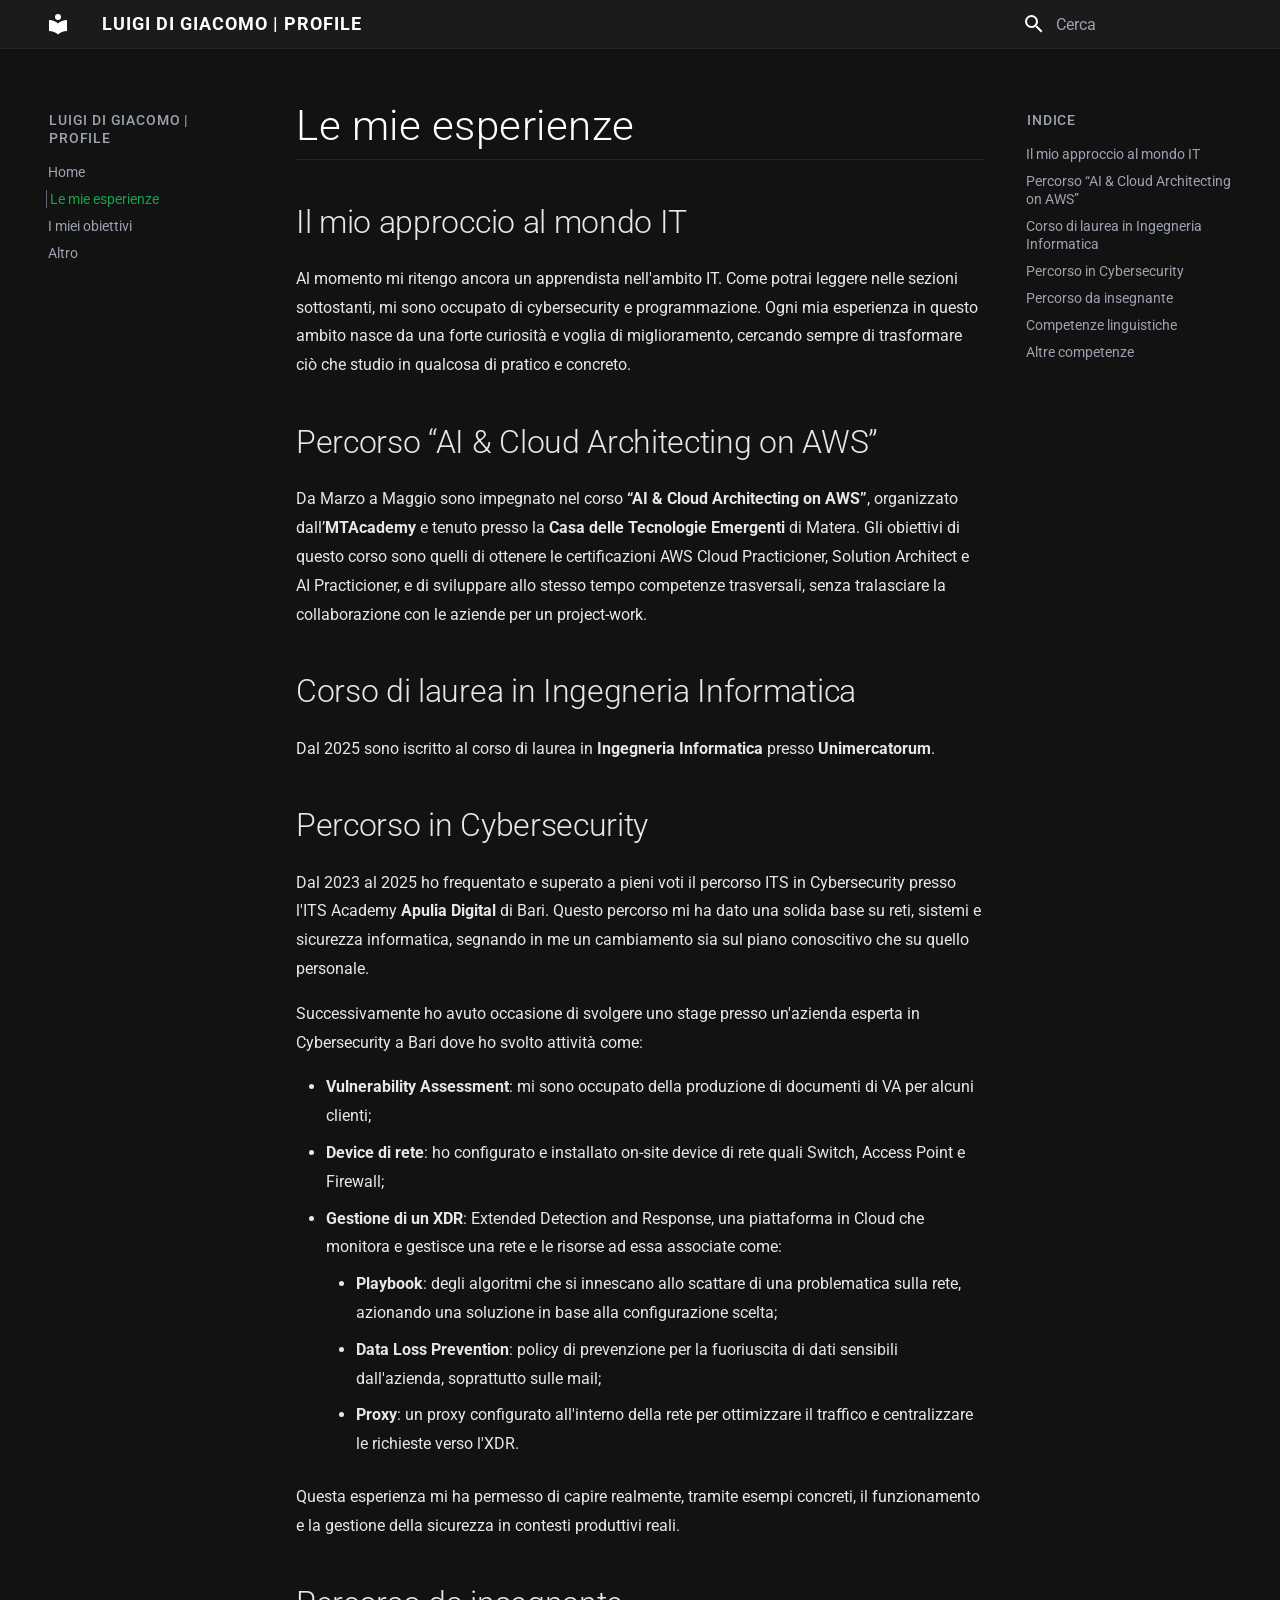
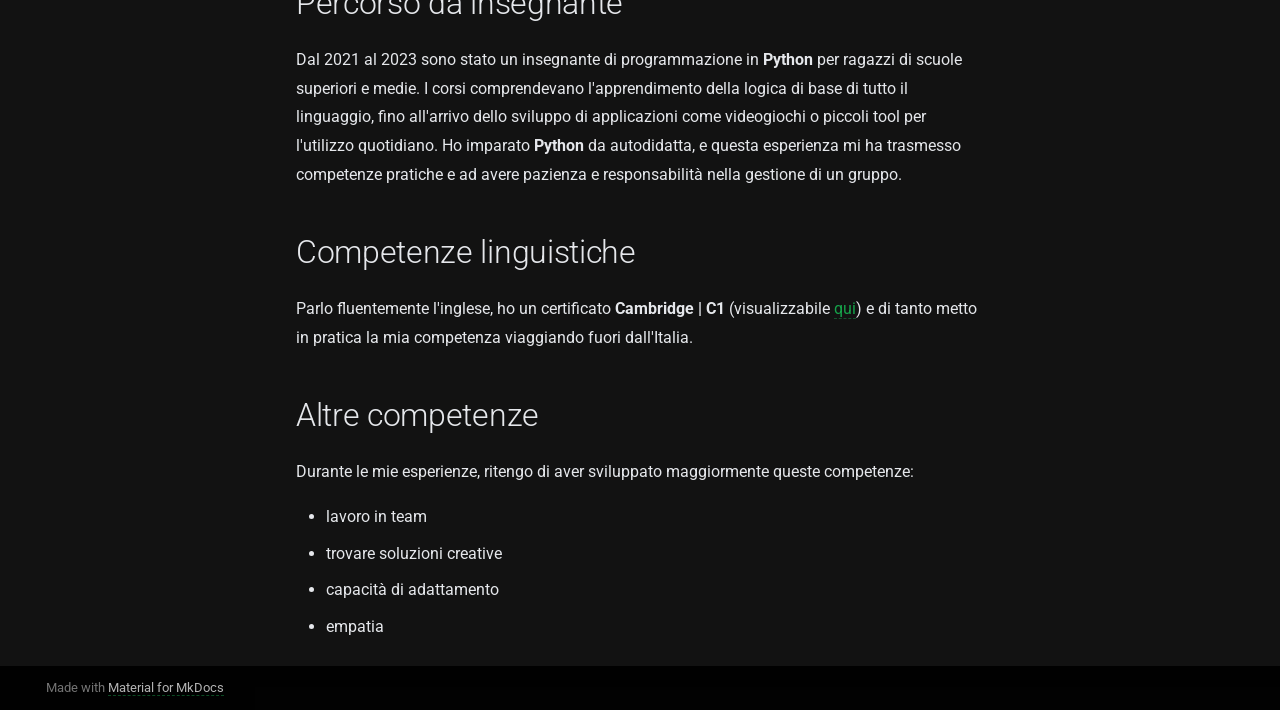
<file: esperienze/index.html>
<!doctype html>
<html lang="it" class="no-js">
  <head>
    
      <meta charset="utf-8">
      <meta name="viewport" content="width=device-width,initial-scale=1">
      
      
        <meta name="author" content="Luigi Di Giacomo">
      
      
        <link rel="canonical" href="https://luigidigiacomo.github.io/esperienze/">
      
      
        <link rel="prev" href="..">
      
      
        <link rel="next" href="../obiettivi/">
      
      
        
      
      
      <link rel="icon" href="../assets/images/favicon.png">
      <meta name="generator" content="mkdocs-1.6.1, mkdocs-material-9.7.6">
    
    
      
        <title>Le mie esperienze - Luigi Di Giacomo | Profile</title>
      
    
    
      <link rel="stylesheet" href="../assets/stylesheets/main.484c7ddc.min.css">
      
      


    
    
      
    
    
      
        
        
        <link rel="preconnect" href="https://fonts.gstatic.com" crossorigin>
        <link rel="stylesheet" href="https://fonts.googleapis.com/css?family=Roboto:300,300i,400,400i,700,700i%7CRoboto+Mono:400,400i,700,700i&display=fallback">
        <style>:root{--md-text-font:"Roboto";--md-code-font:"Roboto Mono"}</style>
      
    
    
      <link rel="stylesheet" href="../style.css">
    
      <link rel="stylesheet" href="../assets/stylesheets/extra.css">
    
    <script>__md_scope=new URL("..",location),__md_hash=e=>[...e].reduce(((e,_)=>(e<<5)-e+_.charCodeAt(0)),0),__md_get=(e,_=localStorage,t=__md_scope)=>JSON.parse(_.getItem(t.pathname+"."+e)),__md_set=(e,_,t=localStorage,a=__md_scope)=>{try{t.setItem(a.pathname+"."+e,JSON.stringify(_))}catch(e){}}</script>
    
      

    
    
  </head>
  
  
    <body dir="ltr">
  
    
    <input class="md-toggle" data-md-toggle="drawer" type="checkbox" id="__drawer" autocomplete="off">
    <input class="md-toggle" data-md-toggle="search" type="checkbox" id="__search" autocomplete="off">
    <label class="md-overlay" for="__drawer"></label>
    <div data-md-component="skip">
      
        
        <a href="#le-mie-esperienze" class="md-skip">
          Vai al contenuto
        </a>
      
    </div>
    <div data-md-component="announce">
      
    </div>
    
    
      

  

<header class="md-header md-header--shadow" data-md-component="header">
  <nav class="md-header__inner md-grid" aria-label="Intestazione">
    <a href=".." title="Luigi Di Giacomo | Profile" class="md-header__button md-logo" aria-label="Luigi Di Giacomo | Profile" data-md-component="logo">
      
  
  <svg xmlns="http://www.w3.org/2000/svg" viewBox="0 0 24 24"><path d="M12 8a3 3 0 0 0 3-3 3 3 0 0 0-3-3 3 3 0 0 0-3 3 3 3 0 0 0 3 3m0 3.54C9.64 9.35 6.5 8 3 8v11c3.5 0 6.64 1.35 9 3.54 2.36-2.19 5.5-3.54 9-3.54V8c-3.5 0-6.64 1.35-9 3.54"/></svg>

    </a>
    <label class="md-header__button md-icon" for="__drawer">
      
      <svg xmlns="http://www.w3.org/2000/svg" viewBox="0 0 24 24"><path d="M3 6h18v2H3zm0 5h18v2H3zm0 5h18v2H3z"/></svg>
    </label>
    <div class="md-header__title" data-md-component="header-title">
      <div class="md-header__ellipsis">
        <div class="md-header__topic">
          <span class="md-ellipsis">
            Luigi Di Giacomo | Profile
          </span>
        </div>
        <div class="md-header__topic" data-md-component="header-topic">
          <span class="md-ellipsis">
            
              Le mie esperienze
            
          </span>
        </div>
      </div>
    </div>
    
    
      <script>var palette=__md_get("__palette");if(palette&&palette.color){if("(prefers-color-scheme)"===palette.color.media){var media=matchMedia("(prefers-color-scheme: light)"),input=document.querySelector(media.matches?"[data-md-color-media='(prefers-color-scheme: light)']":"[data-md-color-media='(prefers-color-scheme: dark)']");palette.color.media=input.getAttribute("data-md-color-media"),palette.color.scheme=input.getAttribute("data-md-color-scheme"),palette.color.primary=input.getAttribute("data-md-color-primary"),palette.color.accent=input.getAttribute("data-md-color-accent")}for(var[key,value]of Object.entries(palette.color))document.body.setAttribute("data-md-color-"+key,value)}</script>
    
    
    
      
      
        <label class="md-header__button md-icon" for="__search">
          
          <svg xmlns="http://www.w3.org/2000/svg" viewBox="0 0 24 24"><path d="M9.5 3A6.5 6.5 0 0 1 16 9.5c0 1.61-.59 3.09-1.56 4.23l.27.27h.79l5 5-1.5 1.5-5-5v-.79l-.27-.27A6.52 6.52 0 0 1 9.5 16 6.5 6.5 0 0 1 3 9.5 6.5 6.5 0 0 1 9.5 3m0 2C7 5 5 7 5 9.5S7 14 9.5 14 14 12 14 9.5 12 5 9.5 5"/></svg>
        </label>
        <div class="md-search" data-md-component="search" role="dialog">
  <label class="md-search__overlay" for="__search"></label>
  <div class="md-search__inner" role="search">
    <form class="md-search__form" name="search">
      <input type="text" class="md-search__input" name="query" aria-label="Cerca" placeholder="Cerca" autocapitalize="off" autocorrect="off" autocomplete="off" spellcheck="false" data-md-component="search-query" required>
      <label class="md-search__icon md-icon" for="__search">
        
        <svg xmlns="http://www.w3.org/2000/svg" viewBox="0 0 24 24"><path d="M9.5 3A6.5 6.5 0 0 1 16 9.5c0 1.61-.59 3.09-1.56 4.23l.27.27h.79l5 5-1.5 1.5-5-5v-.79l-.27-.27A6.52 6.52 0 0 1 9.5 16 6.5 6.5 0 0 1 3 9.5 6.5 6.5 0 0 1 9.5 3m0 2C7 5 5 7 5 9.5S7 14 9.5 14 14 12 14 9.5 12 5 9.5 5"/></svg>
        
        <svg xmlns="http://www.w3.org/2000/svg" viewBox="0 0 24 24"><path d="M20 11v2H8l5.5 5.5-1.42 1.42L4.16 12l7.92-7.92L13.5 5.5 8 11z"/></svg>
      </label>
      <nav class="md-search__options" aria-label="Cerca">
        
        <button type="reset" class="md-search__icon md-icon" title="Cancella" aria-label="Cancella" tabindex="-1">
          
          <svg xmlns="http://www.w3.org/2000/svg" viewBox="0 0 24 24"><path d="M19 6.41 17.59 5 12 10.59 6.41 5 5 6.41 10.59 12 5 17.59 6.41 19 12 13.41 17.59 19 19 17.59 13.41 12z"/></svg>
        </button>
      </nav>
      
    </form>
    <div class="md-search__output">
      <div class="md-search__scrollwrap" tabindex="0" data-md-scrollfix>
        <div class="md-search-result" data-md-component="search-result">
          <div class="md-search-result__meta">
            Inizializza la ricerca
          </div>
          <ol class="md-search-result__list" role="presentation"></ol>
        </div>
      </div>
    </div>
  </div>
</div>
      
    
    
  </nav>
  
</header>
    
    <div class="md-container" data-md-component="container">
      
      
        
          
        
      
      <main class="md-main" data-md-component="main">
        <div class="md-main__inner md-grid">
          
            
              
              <div class="md-sidebar md-sidebar--primary" data-md-component="sidebar" data-md-type="navigation" >
                <div class="md-sidebar__scrollwrap">
                  <div class="md-sidebar__inner">
                    



<nav class="md-nav md-nav--primary" aria-label="Navigazione" data-md-level="0">
  <label class="md-nav__title" for="__drawer">
    <a href=".." title="Luigi Di Giacomo | Profile" class="md-nav__button md-logo" aria-label="Luigi Di Giacomo | Profile" data-md-component="logo">
      
  
  <svg xmlns="http://www.w3.org/2000/svg" viewBox="0 0 24 24"><path d="M12 8a3 3 0 0 0 3-3 3 3 0 0 0-3-3 3 3 0 0 0-3 3 3 3 0 0 0 3 3m0 3.54C9.64 9.35 6.5 8 3 8v11c3.5 0 6.64 1.35 9 3.54 2.36-2.19 5.5-3.54 9-3.54V8c-3.5 0-6.64 1.35-9 3.54"/></svg>

    </a>
    Luigi Di Giacomo | Profile
  </label>
  
  <ul class="md-nav__list" data-md-scrollfix>
    
      
      
  
  
  
  
    <li class="md-nav__item">
      <a href=".." class="md-nav__link">
        
  
  
  <span class="md-ellipsis">
    
  
    Home
  

    
  </span>
  
  

      </a>
    </li>
  

    
      
      
  
  
    
  
  
  
    <li class="md-nav__item md-nav__item--active">
      
      <input class="md-nav__toggle md-toggle" type="checkbox" id="__toc">
      
      
        
      
      
        <label class="md-nav__link md-nav__link--active" for="__toc">
          
  
  
  <span class="md-ellipsis">
    
  
    Le mie esperienze
  

    
  </span>
  
  

          <span class="md-nav__icon md-icon"></span>
        </label>
      
      <a href="./" class="md-nav__link md-nav__link--active">
        
  
  
  <span class="md-ellipsis">
    
  
    Le mie esperienze
  

    
  </span>
  
  

      </a>
      
        

<nav class="md-nav md-nav--secondary" aria-label="Indice">
  
  
  
    
  
  
    <label class="md-nav__title" for="__toc">
      <span class="md-nav__icon md-icon"></span>
      Indice
    </label>
    <ul class="md-nav__list" data-md-component="toc" data-md-scrollfix>
      
        <li class="md-nav__item">
  <a href="#il-mio-approccio-al-mondo-it" class="md-nav__link">
    <span class="md-ellipsis">
      
        Il mio approccio al mondo IT
      
    </span>
  </a>
  
</li>
      
        <li class="md-nav__item">
  <a href="#percorso-ai-cloud-architecting-on-aws" class="md-nav__link">
    <span class="md-ellipsis">
      
        Percorso “AI &amp; Cloud Architecting on AWS”
      
    </span>
  </a>
  
</li>
      
        <li class="md-nav__item">
  <a href="#corso-di-laurea-in-ingegneria-informatica" class="md-nav__link">
    <span class="md-ellipsis">
      
        Corso di laurea in Ingegneria Informatica
      
    </span>
  </a>
  
</li>
      
        <li class="md-nav__item">
  <a href="#percorso-in-cybersecurity" class="md-nav__link">
    <span class="md-ellipsis">
      
        Percorso in Cybersecurity
      
    </span>
  </a>
  
</li>
      
        <li class="md-nav__item">
  <a href="#percorso-da-insegnante" class="md-nav__link">
    <span class="md-ellipsis">
      
        Percorso da insegnante
      
    </span>
  </a>
  
</li>
      
        <li class="md-nav__item">
  <a href="#competenze-linguistiche" class="md-nav__link">
    <span class="md-ellipsis">
      
        Competenze linguistiche
      
    </span>
  </a>
  
</li>
      
        <li class="md-nav__item">
  <a href="#altre-competenze" class="md-nav__link">
    <span class="md-ellipsis">
      
        Altre competenze
      
    </span>
  </a>
  
</li>
      
    </ul>
  
</nav>
      
    </li>
  

    
      
      
  
  
  
  
    <li class="md-nav__item">
      <a href="../obiettivi/" class="md-nav__link">
        
  
  
  <span class="md-ellipsis">
    
  
    I miei obiettivi
  

    
  </span>
  
  

      </a>
    </li>
  

    
      
      
  
  
  
  
    <li class="md-nav__item">
      <a href="../info/" class="md-nav__link">
        
  
  
  <span class="md-ellipsis">
    
  
    Altro
  

    
  </span>
  
  

      </a>
    </li>
  

    
  </ul>
</nav>
                  </div>
                </div>
              </div>
            
            
              
              <div class="md-sidebar md-sidebar--secondary" data-md-component="sidebar" data-md-type="toc" >
                <div class="md-sidebar__scrollwrap">
                  <div class="md-sidebar__inner">
                    

<nav class="md-nav md-nav--secondary" aria-label="Indice">
  
  
  
    
  
  
    <label class="md-nav__title" for="__toc">
      <span class="md-nav__icon md-icon"></span>
      Indice
    </label>
    <ul class="md-nav__list" data-md-component="toc" data-md-scrollfix>
      
        <li class="md-nav__item">
  <a href="#il-mio-approccio-al-mondo-it" class="md-nav__link">
    <span class="md-ellipsis">
      
        Il mio approccio al mondo IT
      
    </span>
  </a>
  
</li>
      
        <li class="md-nav__item">
  <a href="#percorso-ai-cloud-architecting-on-aws" class="md-nav__link">
    <span class="md-ellipsis">
      
        Percorso “AI &amp; Cloud Architecting on AWS”
      
    </span>
  </a>
  
</li>
      
        <li class="md-nav__item">
  <a href="#corso-di-laurea-in-ingegneria-informatica" class="md-nav__link">
    <span class="md-ellipsis">
      
        Corso di laurea in Ingegneria Informatica
      
    </span>
  </a>
  
</li>
      
        <li class="md-nav__item">
  <a href="#percorso-in-cybersecurity" class="md-nav__link">
    <span class="md-ellipsis">
      
        Percorso in Cybersecurity
      
    </span>
  </a>
  
</li>
      
        <li class="md-nav__item">
  <a href="#percorso-da-insegnante" class="md-nav__link">
    <span class="md-ellipsis">
      
        Percorso da insegnante
      
    </span>
  </a>
  
</li>
      
        <li class="md-nav__item">
  <a href="#competenze-linguistiche" class="md-nav__link">
    <span class="md-ellipsis">
      
        Competenze linguistiche
      
    </span>
  </a>
  
</li>
      
        <li class="md-nav__item">
  <a href="#altre-competenze" class="md-nav__link">
    <span class="md-ellipsis">
      
        Altre competenze
      
    </span>
  </a>
  
</li>
      
    </ul>
  
</nav>
                  </div>
                </div>
              </div>
            
          
          
            <div class="md-content" data-md-component="content">
              
              <article class="md-content__inner md-typeset">
                
                  



<h1 id="le-mie-esperienze">Le mie esperienze</h1>
<h2 id="il-mio-approccio-al-mondo-it">Il mio approccio al mondo IT</h2>
<p>Al momento mi ritengo ancora un apprendista nell'ambito IT. Come potrai leggere nelle sezioni sottostanti, mi sono occupato di cybersecurity e programmazione. Ogni mia esperienza in questo ambito nasce da una forte curiosità e voglia di miglioramento, cercando sempre di trasformare ciò che studio in qualcosa di pratico e concreto.</p>
<h2 id="percorso-ai-cloud-architecting-on-aws">Percorso “AI &amp; Cloud Architecting on AWS”</h2>
<p>Da Marzo a Maggio sono impegnato nel corso <strong>“AI &amp; Cloud Architecting on AWS”</strong>, organizzato dall’<strong>MTAcademy</strong> e tenuto presso la <strong>Casa delle Tecnologie Emergenti</strong> di Matera. Gli obiettivi di questo corso sono quelli di ottenere le certificazioni AWS Cloud Practicioner, Solution Architect e AI Practicioner, e di sviluppare allo stesso tempo competenze trasversali, senza tralasciare la collaborazione con le aziende per un project-work.</p>
<h2 id="corso-di-laurea-in-ingegneria-informatica">Corso di laurea in Ingegneria Informatica</h2>
<p>Dal 2025 sono iscritto al corso di laurea in <strong>Ingegneria Informatica</strong> presso <strong>Unimercatorum</strong>.</p>
<h2 id="percorso-in-cybersecurity">Percorso in Cybersecurity</h2>
<p>Dal 2023 al 2025 ho frequentato e superato a pieni voti il percorso ITS in Cybersecurity presso l'ITS Academy <strong>Apulia Digital</strong> di Bari. Questo percorso mi ha dato una solida base su reti, sistemi e sicurezza informatica, segnando in me un cambiamento sia sul piano conoscitivo che su quello personale.</p>
<p>Successivamente ho avuto occasione di svolgere uno stage presso un'azienda esperta in Cybersecurity a Bari dove ho svolto attività come:</p>
<ul>
<li><strong>Vulnerability Assessment</strong>: mi sono occupato della produzione di documenti di VA per alcuni clienti;</li>
<li><strong>Device di rete</strong>: ho configurato e installato on-site device di rete quali Switch, Access Point e Firewall;</li>
<li><strong>Gestione di un XDR</strong>: Extended Detection and Response, una piattaforma in Cloud che monitora e gestisce una rete e le risorse ad essa associate come:<ul>
<li><strong>Playbook</strong>: degli algoritmi che si innescano allo scattare di una problematica sulla rete, azionando una soluzione in base alla configurazione scelta;</li>
<li><strong>Data Loss Prevention</strong>: policy di prevenzione per la fuoriuscita di dati sensibili dall'azienda, soprattutto sulle mail;</li>
<li><strong>Proxy</strong>: un proxy configurato all'interno della rete per ottimizzare il traffico e centralizzare le richieste verso l'XDR.</li>
</ul>
</li>
</ul>
<p>Questa esperienza mi ha permesso di capire realmente, tramite esempi concreti, il funzionamento e la gestione della sicurezza in contesti produttivi reali.</p>
<h2 id="percorso-da-insegnante">Percorso da insegnante</h2>
<p>Dal 2021 al 2023 sono stato un insegnante di programmazione in <strong>Python</strong> per ragazzi di scuole superiori e medie. I corsi comprendevano l'apprendimento della logica di base di tutto il linguaggio, fino all'arrivo dello sviluppo di applicazioni come videogiochi o piccoli tool per l'utilizzo quotidiano.
Ho imparato <strong>Python</strong> da autodidatta, e questa esperienza mi ha trasmesso competenze pratiche e ad avere pazienza e responsabilità nella gestione di un gruppo.</p>
<h2 id="competenze-linguistiche">Competenze linguistiche</h2>
<p>Parlo fluentemente l'inglese, ho un certificato <strong>Cambridge | C1</strong> (visualizzabile <a href="../files/C1_Cambridge_Certificate.pdf">qui</a>) e di tanto metto in pratica la mia competenza viaggiando fuori dall'Italia.</p>
<h2 id="altre-competenze">Altre competenze</h2>
<p>Durante le mie esperienze, ritengo di aver sviluppato maggiormente queste competenze:</p>
<ul>
<li>lavoro in team</li>
<li>trovare soluzioni creative</li>
<li>capacità di adattamento</li>
<li>empatia</li>
</ul>












                
              </article>
            </div>
          
          
<script>var target=document.getElementById(location.hash.slice(1));target&&target.name&&(target.checked=target.name.startsWith("__tabbed_"))</script>
        </div>
        
      </main>
      
        <footer class="md-footer">
  
  <div class="md-footer-meta md-typeset">
    <div class="md-footer-meta__inner md-grid">
      <div class="md-copyright">
  
  
    Made with
    <a href="https://squidfunk.github.io/mkdocs-material/" target="_blank" rel="noopener">
      Material for MkDocs
    </a>
  
</div>
      
    </div>
  </div>
</footer>
      
    </div>
    <div class="md-dialog" data-md-component="dialog">
      <div class="md-dialog__inner md-typeset"></div>
    </div>
    
    
    
      
      
      <script id="__config" type="application/json">{"annotate": null, "base": "..", "features": [], "search": "../assets/javascripts/workers/search.2c215733.min.js", "tags": null, "translations": {"clipboard.copied": "Copiato", "clipboard.copy": "Copia", "search.result.more.one": "1 altro in questa pagina", "search.result.more.other": "# altri in questa pagina", "search.result.none": "Nessun documento trovato", "search.result.one": "1 documento trovato", "search.result.other": "# documenti trovati", "search.result.placeholder": "Scrivi per iniziare a cercare", "search.result.term.missing": "Non presente", "select.version": "Seleziona la versione"}, "version": null}</script>
    
    
      <script src="../assets/javascripts/bundle.79ae519e.min.js"></script>
      
    
  </body>
</html>
</file>
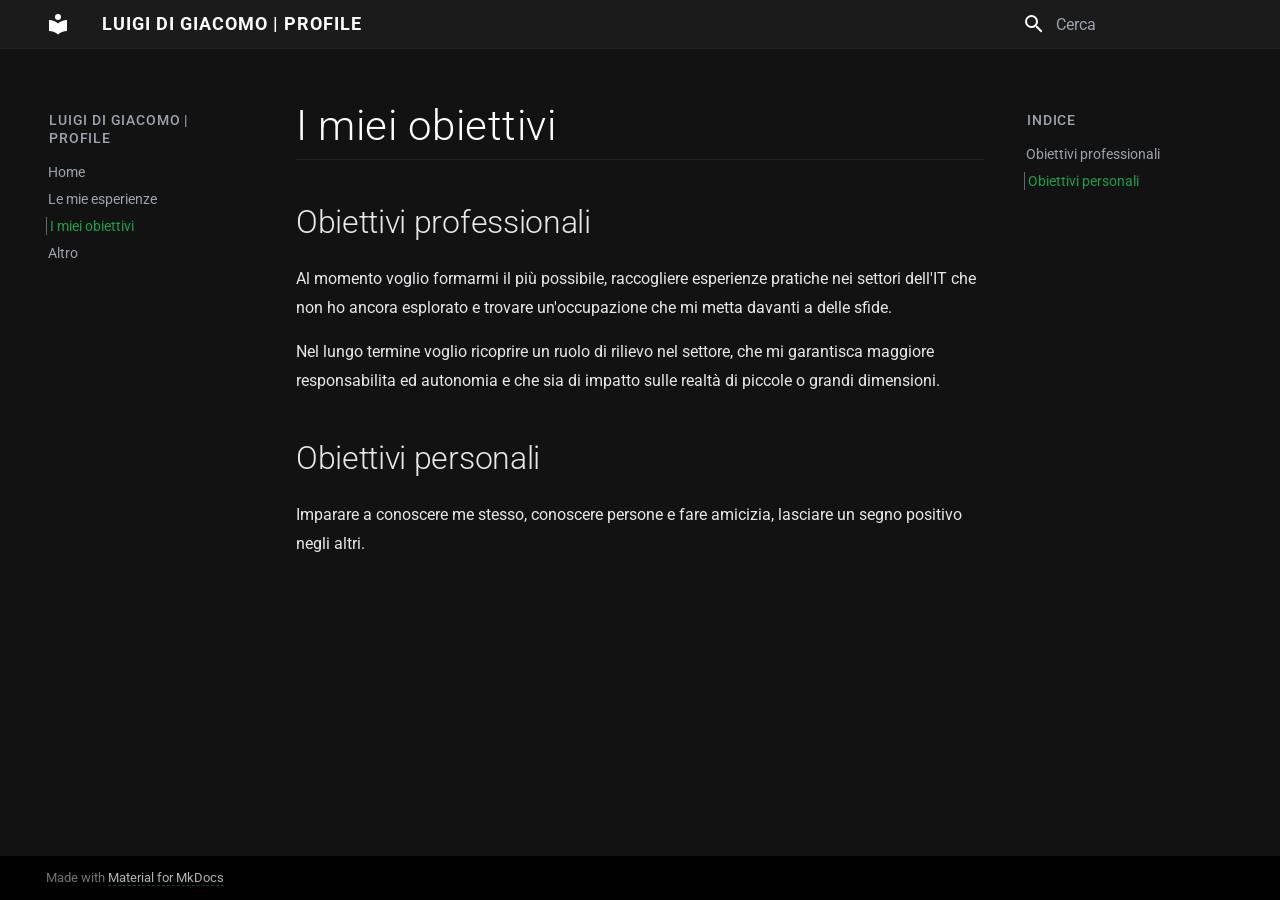
<file: obiettivi/index.html>
<!doctype html>
<html lang="it" class="no-js">
  <head>
    
      <meta charset="utf-8">
      <meta name="viewport" content="width=device-width,initial-scale=1">
      
      
        <meta name="author" content="Luigi Di Giacomo">
      
      
        <link rel="canonical" href="https://luigidigiacomo.github.io/obiettivi/">
      
      
        <link rel="prev" href="../esperienze/">
      
      
        <link rel="next" href="../info/">
      
      
        
      
      
      <link rel="icon" href="../assets/images/favicon.png">
      <meta name="generator" content="mkdocs-1.6.1, mkdocs-material-9.7.6">
    
    
      
        <title>I miei obiettivi - Luigi Di Giacomo | Profile</title>
      
    
    
      <link rel="stylesheet" href="../assets/stylesheets/main.484c7ddc.min.css">
      
      


    
    
      
    
    
      
        
        
        <link rel="preconnect" href="https://fonts.gstatic.com" crossorigin>
        <link rel="stylesheet" href="https://fonts.googleapis.com/css?family=Roboto:300,300i,400,400i,700,700i%7CRoboto+Mono:400,400i,700,700i&display=fallback">
        <style>:root{--md-text-font:"Roboto";--md-code-font:"Roboto Mono"}</style>
      
    
    
      <link rel="stylesheet" href="../style.css">
    
      <link rel="stylesheet" href="../assets/stylesheets/extra.css">
    
    <script>__md_scope=new URL("..",location),__md_hash=e=>[...e].reduce(((e,_)=>(e<<5)-e+_.charCodeAt(0)),0),__md_get=(e,_=localStorage,t=__md_scope)=>JSON.parse(_.getItem(t.pathname+"."+e)),__md_set=(e,_,t=localStorage,a=__md_scope)=>{try{t.setItem(a.pathname+"."+e,JSON.stringify(_))}catch(e){}}</script>
    
      

    
    
  </head>
  
  
    <body dir="ltr">
  
    
    <input class="md-toggle" data-md-toggle="drawer" type="checkbox" id="__drawer" autocomplete="off">
    <input class="md-toggle" data-md-toggle="search" type="checkbox" id="__search" autocomplete="off">
    <label class="md-overlay" for="__drawer"></label>
    <div data-md-component="skip">
      
        
        <a href="#i-miei-obiettivi" class="md-skip">
          Vai al contenuto
        </a>
      
    </div>
    <div data-md-component="announce">
      
    </div>
    
    
      

  

<header class="md-header md-header--shadow" data-md-component="header">
  <nav class="md-header__inner md-grid" aria-label="Intestazione">
    <a href=".." title="Luigi Di Giacomo | Profile" class="md-header__button md-logo" aria-label="Luigi Di Giacomo | Profile" data-md-component="logo">
      
  
  <svg xmlns="http://www.w3.org/2000/svg" viewBox="0 0 24 24"><path d="M12 8a3 3 0 0 0 3-3 3 3 0 0 0-3-3 3 3 0 0 0-3 3 3 3 0 0 0 3 3m0 3.54C9.64 9.35 6.5 8 3 8v11c3.5 0 6.64 1.35 9 3.54 2.36-2.19 5.5-3.54 9-3.54V8c-3.5 0-6.64 1.35-9 3.54"/></svg>

    </a>
    <label class="md-header__button md-icon" for="__drawer">
      
      <svg xmlns="http://www.w3.org/2000/svg" viewBox="0 0 24 24"><path d="M3 6h18v2H3zm0 5h18v2H3zm0 5h18v2H3z"/></svg>
    </label>
    <div class="md-header__title" data-md-component="header-title">
      <div class="md-header__ellipsis">
        <div class="md-header__topic">
          <span class="md-ellipsis">
            Luigi Di Giacomo | Profile
          </span>
        </div>
        <div class="md-header__topic" data-md-component="header-topic">
          <span class="md-ellipsis">
            
              I miei obiettivi
            
          </span>
        </div>
      </div>
    </div>
    
    
      <script>var palette=__md_get("__palette");if(palette&&palette.color){if("(prefers-color-scheme)"===palette.color.media){var media=matchMedia("(prefers-color-scheme: light)"),input=document.querySelector(media.matches?"[data-md-color-media='(prefers-color-scheme: light)']":"[data-md-color-media='(prefers-color-scheme: dark)']");palette.color.media=input.getAttribute("data-md-color-media"),palette.color.scheme=input.getAttribute("data-md-color-scheme"),palette.color.primary=input.getAttribute("data-md-color-primary"),palette.color.accent=input.getAttribute("data-md-color-accent")}for(var[key,value]of Object.entries(palette.color))document.body.setAttribute("data-md-color-"+key,value)}</script>
    
    
    
      
      
        <label class="md-header__button md-icon" for="__search">
          
          <svg xmlns="http://www.w3.org/2000/svg" viewBox="0 0 24 24"><path d="M9.5 3A6.5 6.5 0 0 1 16 9.5c0 1.61-.59 3.09-1.56 4.23l.27.27h.79l5 5-1.5 1.5-5-5v-.79l-.27-.27A6.52 6.52 0 0 1 9.5 16 6.5 6.5 0 0 1 3 9.5 6.5 6.5 0 0 1 9.5 3m0 2C7 5 5 7 5 9.5S7 14 9.5 14 14 12 14 9.5 12 5 9.5 5"/></svg>
        </label>
        <div class="md-search" data-md-component="search" role="dialog">
  <label class="md-search__overlay" for="__search"></label>
  <div class="md-search__inner" role="search">
    <form class="md-search__form" name="search">
      <input type="text" class="md-search__input" name="query" aria-label="Cerca" placeholder="Cerca" autocapitalize="off" autocorrect="off" autocomplete="off" spellcheck="false" data-md-component="search-query" required>
      <label class="md-search__icon md-icon" for="__search">
        
        <svg xmlns="http://www.w3.org/2000/svg" viewBox="0 0 24 24"><path d="M9.5 3A6.5 6.5 0 0 1 16 9.5c0 1.61-.59 3.09-1.56 4.23l.27.27h.79l5 5-1.5 1.5-5-5v-.79l-.27-.27A6.52 6.52 0 0 1 9.5 16 6.5 6.5 0 0 1 3 9.5 6.5 6.5 0 0 1 9.5 3m0 2C7 5 5 7 5 9.5S7 14 9.5 14 14 12 14 9.5 12 5 9.5 5"/></svg>
        
        <svg xmlns="http://www.w3.org/2000/svg" viewBox="0 0 24 24"><path d="M20 11v2H8l5.5 5.5-1.42 1.42L4.16 12l7.92-7.92L13.5 5.5 8 11z"/></svg>
      </label>
      <nav class="md-search__options" aria-label="Cerca">
        
        <button type="reset" class="md-search__icon md-icon" title="Cancella" aria-label="Cancella" tabindex="-1">
          
          <svg xmlns="http://www.w3.org/2000/svg" viewBox="0 0 24 24"><path d="M19 6.41 17.59 5 12 10.59 6.41 5 5 6.41 10.59 12 5 17.59 6.41 19 12 13.41 17.59 19 19 17.59 13.41 12z"/></svg>
        </button>
      </nav>
      
    </form>
    <div class="md-search__output">
      <div class="md-search__scrollwrap" tabindex="0" data-md-scrollfix>
        <div class="md-search-result" data-md-component="search-result">
          <div class="md-search-result__meta">
            Inizializza la ricerca
          </div>
          <ol class="md-search-result__list" role="presentation"></ol>
        </div>
      </div>
    </div>
  </div>
</div>
      
    
    
  </nav>
  
</header>
    
    <div class="md-container" data-md-component="container">
      
      
        
          
        
      
      <main class="md-main" data-md-component="main">
        <div class="md-main__inner md-grid">
          
            
              
              <div class="md-sidebar md-sidebar--primary" data-md-component="sidebar" data-md-type="navigation" >
                <div class="md-sidebar__scrollwrap">
                  <div class="md-sidebar__inner">
                    



<nav class="md-nav md-nav--primary" aria-label="Navigazione" data-md-level="0">
  <label class="md-nav__title" for="__drawer">
    <a href=".." title="Luigi Di Giacomo | Profile" class="md-nav__button md-logo" aria-label="Luigi Di Giacomo | Profile" data-md-component="logo">
      
  
  <svg xmlns="http://www.w3.org/2000/svg" viewBox="0 0 24 24"><path d="M12 8a3 3 0 0 0 3-3 3 3 0 0 0-3-3 3 3 0 0 0-3 3 3 3 0 0 0 3 3m0 3.54C9.64 9.35 6.5 8 3 8v11c3.5 0 6.64 1.35 9 3.54 2.36-2.19 5.5-3.54 9-3.54V8c-3.5 0-6.64 1.35-9 3.54"/></svg>

    </a>
    Luigi Di Giacomo | Profile
  </label>
  
  <ul class="md-nav__list" data-md-scrollfix>
    
      
      
  
  
  
  
    <li class="md-nav__item">
      <a href=".." class="md-nav__link">
        
  
  
  <span class="md-ellipsis">
    
  
    Home
  

    
  </span>
  
  

      </a>
    </li>
  

    
      
      
  
  
  
  
    <li class="md-nav__item">
      <a href="../esperienze/" class="md-nav__link">
        
  
  
  <span class="md-ellipsis">
    
  
    Le mie esperienze
  

    
  </span>
  
  

      </a>
    </li>
  

    
      
      
  
  
    
  
  
  
    <li class="md-nav__item md-nav__item--active">
      
      <input class="md-nav__toggle md-toggle" type="checkbox" id="__toc">
      
      
        
      
      
        <label class="md-nav__link md-nav__link--active" for="__toc">
          
  
  
  <span class="md-ellipsis">
    
  
    I miei obiettivi
  

    
  </span>
  
  

          <span class="md-nav__icon md-icon"></span>
        </label>
      
      <a href="./" class="md-nav__link md-nav__link--active">
        
  
  
  <span class="md-ellipsis">
    
  
    I miei obiettivi
  

    
  </span>
  
  

      </a>
      
        

<nav class="md-nav md-nav--secondary" aria-label="Indice">
  
  
  
    
  
  
    <label class="md-nav__title" for="__toc">
      <span class="md-nav__icon md-icon"></span>
      Indice
    </label>
    <ul class="md-nav__list" data-md-component="toc" data-md-scrollfix>
      
        <li class="md-nav__item">
  <a href="#obiettivi-professionali" class="md-nav__link">
    <span class="md-ellipsis">
      
        Obiettivi professionali
      
    </span>
  </a>
  
</li>
      
        <li class="md-nav__item">
  <a href="#obiettivi-personali" class="md-nav__link">
    <span class="md-ellipsis">
      
        Obiettivi personali
      
    </span>
  </a>
  
</li>
      
    </ul>
  
</nav>
      
    </li>
  

    
      
      
  
  
  
  
    <li class="md-nav__item">
      <a href="../info/" class="md-nav__link">
        
  
  
  <span class="md-ellipsis">
    
  
    Altro
  

    
  </span>
  
  

      </a>
    </li>
  

    
  </ul>
</nav>
                  </div>
                </div>
              </div>
            
            
              
              <div class="md-sidebar md-sidebar--secondary" data-md-component="sidebar" data-md-type="toc" >
                <div class="md-sidebar__scrollwrap">
                  <div class="md-sidebar__inner">
                    

<nav class="md-nav md-nav--secondary" aria-label="Indice">
  
  
  
    
  
  
    <label class="md-nav__title" for="__toc">
      <span class="md-nav__icon md-icon"></span>
      Indice
    </label>
    <ul class="md-nav__list" data-md-component="toc" data-md-scrollfix>
      
        <li class="md-nav__item">
  <a href="#obiettivi-professionali" class="md-nav__link">
    <span class="md-ellipsis">
      
        Obiettivi professionali
      
    </span>
  </a>
  
</li>
      
        <li class="md-nav__item">
  <a href="#obiettivi-personali" class="md-nav__link">
    <span class="md-ellipsis">
      
        Obiettivi personali
      
    </span>
  </a>
  
</li>
      
    </ul>
  
</nav>
                  </div>
                </div>
              </div>
            
          
          
            <div class="md-content" data-md-component="content">
              
              <article class="md-content__inner md-typeset">
                
                  



<h1 id="i-miei-obiettivi">I miei obiettivi</h1>
<h2 id="obiettivi-professionali">Obiettivi professionali</h2>
<p>Al momento voglio formarmi il più possibile, raccogliere esperienze pratiche nei settori dell'IT che non ho ancora esplorato e trovare un'occupazione che mi metta davanti a delle sfide.</p>
<p>Nel lungo termine voglio ricoprire un ruolo di rilievo nel settore, che mi garantisca maggiore responsabilita ed autonomia e che sia di impatto sulle realtà di piccole o grandi dimensioni.</p>
<h2 id="obiettivi-personali">Obiettivi personali</h2>
<p>Imparare a conoscere me stesso, conoscere persone e fare amicizia, lasciare un segno positivo negli altri.</p>












                
              </article>
            </div>
          
          
<script>var target=document.getElementById(location.hash.slice(1));target&&target.name&&(target.checked=target.name.startsWith("__tabbed_"))</script>
        </div>
        
      </main>
      
        <footer class="md-footer">
  
  <div class="md-footer-meta md-typeset">
    <div class="md-footer-meta__inner md-grid">
      <div class="md-copyright">
  
  
    Made with
    <a href="https://squidfunk.github.io/mkdocs-material/" target="_blank" rel="noopener">
      Material for MkDocs
    </a>
  
</div>
      
    </div>
  </div>
</footer>
      
    </div>
    <div class="md-dialog" data-md-component="dialog">
      <div class="md-dialog__inner md-typeset"></div>
    </div>
    
    
    
      
      
      <script id="__config" type="application/json">{"annotate": null, "base": "..", "features": [], "search": "../assets/javascripts/workers/search.2c215733.min.js", "tags": null, "translations": {"clipboard.copied": "Copiato", "clipboard.copy": "Copia", "search.result.more.one": "1 altro in questa pagina", "search.result.more.other": "# altri in questa pagina", "search.result.none": "Nessun documento trovato", "search.result.one": "1 documento trovato", "search.result.other": "# documenti trovati", "search.result.placeholder": "Scrivi per iniziare a cercare", "search.result.term.missing": "Non presente", "select.version": "Seleziona la versione"}, "version": null}</script>
    
    
      <script src="../assets/javascripts/bundle.79ae519e.min.js"></script>
      
    
  </body>
</html>
</file>
<file: style.css>
/* ============================================================
   LUIGI DI GIACOMO — PORTFOLIO THEME
   Single Gray Background + Mono Green (nav uniformi)
   ============================================================ */


/* --- Palette --- */
:root {
  --ld-bg:             #121212;   /* unico sfondo per tutto */
  --ld-header:         #1b1b1b;   /* header leggermente diverso */
  --ld-drawer:         #1b1b1b;   /* sfondo menu hamburger */
  --ld-border-subtle:  #262626;

  --ld-text-main:      #f9fafb;
  --ld-text-soft:      #e5e7eb;
  --ld-text-muted:     #9ca3af;

  --ld-green:          #16a34a;
  --ld-green-light:    #22c55e;

  --ld-white:          #ffffff;

  --ld-code-bg:        #1e1e1e;
  --ld-code-fg:        #bbf7d0;
}

[data-md-color-scheme="default"] {
  --md-default-bg-color: var(--ld-bg);
  --md-default-fg-color: var(--ld-text-main);
}


/* ================== SFONDO UNICO (navbar + contenuto) ================== */

body,
.md-main,
.md-container,
.md-content__inner,
.md-content,
.md-sidebar--secondary,
.md-sidebar--secondary .md-sidebar__scrollwrap,
.md-sidebar--secondary .md-sidebar__inner,
nav.md-nav--secondary,
.ld-footer {
  background-color: var(--ld-bg) !important;
  color: var(--ld-text-main);
  box-shadow: none !important;
  border: none !important;
}

/* Sidebar primaria (sinistra) */
.md-sidebar--primary,
.md-sidebar--primary .md-sidebar__scrollwrap,
.md-sidebar--primary .md-sidebar__inner,
nav.md-nav--primary {
  background-color: var(--ld-bg) !important;
  box-shadow: none !important;
  border: none !important;
}


/* ================== HEADER ================== */

.md-header {
  background-color: var(--ld-header) !important;
  border-bottom: 1px solid var(--ld-border-subtle) !important;
  box-shadow: none !important;
}

.md-header__title {
  font-weight: 600;
  letter-spacing: 1px;
  text-transform: uppercase;
  color: var(--ld-white) !important;
}


/* ================== MENU HAMBURGER / MOBILE DRAWER ================== */

.md-nav--primary,
.md-nav--primary .md-nav__title[for="__drawer"],
.md-nav--primary .md-nav__list,
.md-nav--primary .md-nav__item,
.md-nav {
  background-color: var(--ld-drawer) !important;
}


/* ================== NAVBAR / INDICE ================== */

.md-nav__title {
  background-color: transparent !important;
  color: var(--ld-text-muted) !important;
  font-weight: 500;
  text-transform: uppercase;
  letter-spacing: 0.06em;
  padding: 0.4rem 0.75rem 0.35rem 0.75rem;
  border: none !important;
  box-shadow: none !important;
}

.md-nav__title .md-nav__icon {
  color: var(--ld-text-muted);
  opacity: 0.6;
}

.md-nav__title::after {
  content: none !important;
}

.md-nav__link {
  color: var(--ld-text-muted);
  border-left: 2px solid transparent !important;
  transition: color 0.2s ease, padding-left 0.2s ease, border-color 0.2s ease;
}

.md-nav__link:hover,
.md-nav__link--active {
  color: var(--ld-green) !important;
  padding-left: 3px !important;
  border-left-width: 1px !important;
  border-left-style: solid !important;
  border-left-color: rgba(148, 163, 184, 0.6) !important;
}


/* ================== TESTO E TITOLI ================== */

.md-typeset h1 {
  color: var(--ld-white);
  font-size: 2.1rem;
  letter-spacing: 0.5px;
  border-bottom: 1px solid var(--ld-border-subtle);
  padding-bottom: 0.25rem;
  margin-bottom: 0.6rem;
}

.md-typeset h2 {
  color: var(--ld-text-soft);
  font-size: 1.6rem;
  margin-top: 2rem;
}

.md-typeset h3 {
  color: var(--ld-green);
}

.md-typeset p,
.md-typeset li {
  color: var(--ld-text-soft);
  line-height: 1.8;
}


/* ================== LINK ================== */

.md-typeset a {
  color: var(--ld-green);
  text-decoration: none;
  border-bottom: 1px dashed rgba(22, 163, 74, 0.45);
  transition: border-color 0.2s, color 0.2s;
}

.md-typeset a:hover {
  border-bottom: 1px solid var(--ld-green);
  color: var(--ld-green-light);
}


/* ================== CODICE ================== */

.md-typeset code {
  background: var(--ld-code-bg);
  color: var(--ld-code-fg);
  padding: 2px 6px;
  border-radius: 4px;
  font-size: 0.88em;
}

.md-typeset pre {
  background: #1e1e1e;
  border: 1px solid var(--ld-border-subtle);
  border-radius: 6px;
}


/* ================== BLOCKQUOTE ================== */

.md-typeset blockquote {
  border-left: 3px solid var(--ld-green);
  background: #202020;
  padding: 0.8rem 1.2rem;
  border-radius: 0 6px 6px 0;
  color: var(--ld-text-muted);
  font-style: italic;
}


/* ================== FOOTER ================== */

.ld-footer {
  display: flex;
  flex-wrap: wrap;
  justify-content: space-between;
  align-items: center;
  gap: 0.5rem;
  font-size: 0.85rem;
  padding: 0.85rem 1.2rem;
  margin-top: 1.5rem;
  border-radius: 0.75rem 0.75rem 0 0;
  background-color: var(--ld-bg);
  color: var(--ld-text-soft);
  border-top: 1px solid var(--ld-border-subtle);
}

.ld-footer a {
  color: var(--ld-green-light);
  text-decoration: none;
  font-weight: 500;
  opacity: 0.9;
  transition: opacity 0.15s ease, text-decoration-color 0.15s ease;
}

.ld-footer a:hover {
  opacity: 1;
  text-decoration: underline;
  text-decoration-thickness: 3px;
  text-underline-offset: 3px;
}

.ld-footer-right span {
  opacity: 0.7;
  color: var(--ld-text-muted);
  padding: 0 0.25rem;
}

@media (max-width: 600px) {
  .ld-footer {
    flex-direction: column;
    align-items: flex-start;
  }
}


/* ================== TABELLE ================== */

.md-typeset table {
  border-collapse: collapse;
  width: 100%;
}

.md-typeset th {
  background: #1e1e1e;
  color: var(--ld-white);
  border-bottom: 2px solid var(--ld-green);
  padding: 10px 14px;
}

.md-typeset td {
  background: var(--ld-bg);
  border-bottom: 1px solid var(--ld-border-subtle);
  padding: 8px 14px;
  color: var(--ld-text-soft);
}


/* ================== SCROLLBAR ================== */

::-webkit-scrollbar {
  width: 6px;
}

::-webkit-scrollbar-track {
  background: var(--ld-bg);
}

::-webkit-scrollbar-thumb {
  background: var(--ld-green);
  border-radius: 3px;
}

/* Fix nav sinistra */
.md-sidebar--primary,
.md-sidebar--primary > .md-sidebar__scrollwrap,
.md-sidebar--primary .md-sidebar__inner,
.md-sidebar--primary nav.md-nav,
.md-sidebar--primary nav.md-nav--primary,
.md-sidebar--primary nav.md-nav--primary .md-nav__title,
.md-sidebar--primary nav.md-nav--primary .md-nav__list,
.md-sidebar--primary nav.md-nav--primary .md-nav__item {
  background-color: var(--ld-bg) !important;
  box-shadow: none !important;
  border: none !important;
}

/* Scrollbar ricerca */
.md-search__scrollwrap::-webkit-scrollbar {
  width: 6px;
}

.md-search__scrollwrap::-webkit-scrollbar-track {
  background: var(--ld-bg);
}

.md-search__scrollwrap::-webkit-scrollbar-thumb {
  background: var(--ld-green);
  border-radius: 3px;
}

.md-search__scrollwrap::-webkit-scrollbar-thumb:hover {
  background: var(--ld-green-light);
}

.md-search__scrollwrap {
  scrollbar-width: thin;
  scrollbar-color: var(--ld-green) var(--ld-bg);
}

.md-search__scrollwrap:hover {
  scrollbar-color: var(--ld-green-light) var(--ld-bg);
}


/* ================== BOTTONI / CTA ================== */

.md-typeset .md-button {
  border-radius: 999px;
  border: 1px solid var(--ld-green);
  color: var(--ld-green-light);
  background: transparent;
  font-weight: 500;
  padding: 0.45rem 1.2rem;
  text-transform: none;
  letter-spacing: 0.02em;
}

.md-typeset .md-button:hover {
  background: rgba(22, 163, 74, 0.12);
  border-color: var(--ld-green-light);
  color: var(--ld-green-light);
}

.md-typeset .md-button--primary {
  background: var(--ld-green);
  color: var(--ld-white);
  border-color: var(--ld-green);
}

.md-typeset .md-button--primary:hover {
  background: var(--ld-green-light);
  border-color: var(--ld-green-light);
  color: var(--ld-white);
}


/* ================== POPUP (CSS con :target) ================== */

/* link che apre il popup */
.ld-popup-link {
  color: var(--ld-green-light);
  border-bottom: 1px dashed rgba(34, 197, 94, 0.6);
  cursor: pointer;
}

/* contenitore base nascosto */
.ld-popup {
  position: fixed;
  inset: 0;
  display: none;
  z-index: 40;
}

/* quando è in :target */
.ld-popup:target {
  display: block;
}

/* sfondo scuro */
.ld-popup__backdrop {
  position: absolute;
  inset: 0;
  background: rgba(0, 0, 0, 0.65);
}

/* box centrale */
.ld-popup__content {
  position: absolute;
  top: 50%;
  left: 50%;
  transform: translate(-50%, -50%);
  max-width: 420px;
  width: 90%;
  background: var(--ld-bg);
  color: var(--ld-text-soft);
  border-radius: 12px;
  border: 1px solid var(--ld-border-subtle);
  padding: 1.2rem 1.4rem 1.1rem;
  box-shadow: 0 18px 40px rgba(0, 0, 0, 0.6);
}

/* titolo popup */
.ld-popup__content h3 {
  margin-top: 0;
  margin-bottom: 0.5rem;
  color: var(--ld-white);
}

.ld-popup__content p {
  margin: 0;
}

/* bottone chiudi */
.ld-popup__close {
  position: absolute;
  top: 0.4rem;
  right: 0.4rem;
  border: none;
  background: transparent;
  color: var(--ld-text-muted);
  cursor: pointer;
  font-size: 1.1rem;
}


/* ====== FILM NEL POPUP: ICONA TONDA + TITOLO ====== */

.ld-movie-list {
  display: flex;
  flex-direction: column;
  gap: 1.1rem;           /* più spazio tra i film */
  margin-top: 0.8rem;
}

.ld-movie {
  display: flex;
  align-items: center;   /* testo centrato rispetto all'immagine */
  gap: 0.9rem;           /* distanza orizzontale img-testo */
}

.ld-movie__img {
  width: 70px;
  height: 70px;
  border-radius: 50%;
  object-fit: cover;
  border: 3px solid var(--ld-text-muted);
}

.ld-movie__title {
  font-size: 0.9rem;
  font-weight: 400;
  color: var(--ld-text-soft);
}

.home-hero {
  display: flex;
  align-items: center;
  gap: 2rem;
  margin-top: 1.5rem;
}

/* immagine 700x700 (massimo) */
.home-hero__img {
  width: 700px;
  height: 700px;
  object-fit: cover;
  border-radius: 12px;
  border: 2px solid var(--ld-border-subtle);
}

/* testo a destra, che si restringe se serve */
.home-hero__text {
  flex: 1;
}

/* layout verticale su schermi piccoli */
@media (max-width: 900px) {
  .home-hero {
    flex-direction: column;
    align-items: flex-start;
  }

  .home-hero__img {
    width: 100%;
    height: auto;
  }
}
</file>
<file: assets/stylesheets/extra.css>
/* Ricerca — allineata alla palette LD */

/* Barra in alto (come header/nav) */
.md-search__form,
.md-search__input {
  background-color: var(--ld-header) !important;
  color: var(--ld-text-main) !important;
}

.md-search__input::placeholder {
  color: var(--ld-text-muted) !important;
}

/* Contenitore risultati (come sfondo principale) */
.md-search__scrollwrap {
  background-color: var(--ld-bg) !important;
}

/* Testo meta ("1 documento trovato", "Scrivi per iniziare a cercare") */
.md-search-result__meta {
  color: var(--ld-text-soft) !important;
}

/* Titoli delle pagine trovate */
.md-search-result__title {
  color: var(--ld-text-main) !important;
}

/* Testo di anteprima */
.md-search-result__teaser {
  color: var(--ld-text-soft) !important;
}
</file>
<file: assets/stylesheets/main.484c7ddc.min.css>
@charset "UTF-8";html{-webkit-text-size-adjust:none;-moz-text-size-adjust:none;text-size-adjust:none;box-sizing:border-box}*,:after,:before{box-sizing:inherit}@media (prefers-reduced-motion){*,:after,:before{transition:none!important}}body{margin:0}a,button,input,label{-webkit-tap-highlight-color:transparent}a{color:inherit;text-decoration:none}hr{border:0;box-sizing:initial;display:block;height:.05rem;overflow:visible;padding:0}small{font-size:80%}sub,sup{line-height:1em}img{border-style:none}table{border-collapse:initial;border-spacing:0}td,th{font-weight:400;vertical-align:top}button{background:#0000;border:0;font-family:inherit;font-size:inherit;margin:0;padding:0}input{border:0;outline:none}:root{--md-primary-fg-color:#4051b5;--md-primary-fg-color--light:#5d6cc0;--md-primary-fg-color--dark:#303fa1;--md-primary-bg-color:#fff;--md-primary-bg-color--light:#ffffffb3;--md-accent-fg-color:#526cfe;--md-accent-fg-color--transparent:#526cfe1a;--md-accent-bg-color:#fff;--md-accent-bg-color--light:#ffffffb3}[data-md-color-scheme=default]{color-scheme:light}[data-md-color-scheme=default] img[src$="#gh-dark-mode-only"],[data-md-color-scheme=default] img[src$="#only-dark"]{display:none}:root,[data-md-color-scheme=default]{--md-hue:225deg;--md-default-fg-color:#000000de;--md-default-fg-color--light:#0000008a;--md-default-fg-color--lighter:#00000052;--md-default-fg-color--lightest:#00000012;--md-default-bg-color:#fff;--md-default-bg-color--light:#ffffffb3;--md-default-bg-color--lighter:#ffffff4d;--md-default-bg-color--lightest:#ffffff1f;--md-code-fg-color:#36464e;--md-code-bg-color:#f5f5f5;--md-code-bg-color--light:#f5f5f5b3;--md-code-bg-color--lighter:#f5f5f54d;--md-code-hl-color:#4287ff;--md-code-hl-color--light:#4287ff1a;--md-code-hl-number-color:#d52a2a;--md-code-hl-special-color:#db1457;--md-code-hl-function-color:#a846b9;--md-code-hl-constant-color:#6e59d9;--md-code-hl-keyword-color:#3f6ec6;--md-code-hl-string-color:#1c7d4d;--md-code-hl-name-color:var(--md-code-fg-color);--md-code-hl-operator-color:var(--md-default-fg-color--light);--md-code-hl-punctuation-color:var(--md-default-fg-color--light);--md-code-hl-comment-color:var(--md-default-fg-color--light);--md-code-hl-generic-color:var(--md-default-fg-color--light);--md-code-hl-variable-color:var(--md-default-fg-color--light);--md-typeset-color:var(--md-default-fg-color);--md-typeset-a-color:var(--md-primary-fg-color);--md-typeset-del-color:#f5503d26;--md-typeset-ins-color:#0bd57026;--md-typeset-kbd-color:#fafafa;--md-typeset-kbd-accent-color:#fff;--md-typeset-kbd-border-color:#b8b8b8;--md-typeset-mark-color:#ffff0080;--md-typeset-table-color:#0000001f;--md-typeset-table-color--light:rgba(0,0,0,.035);--md-admonition-fg-color:var(--md-default-fg-color);--md-admonition-bg-color:var(--md-default-bg-color);--md-warning-fg-color:#000000de;--md-warning-bg-color:#ff9;--md-footer-fg-color:#fff;--md-footer-fg-color--light:#ffffffb3;--md-footer-fg-color--lighter:#ffffff73;--md-footer-bg-color:#000000de;--md-footer-bg-color--dark:#00000052;--md-shadow-z1:0 0.2rem 0.5rem #0000000d,0 0 0.05rem #0000001a;--md-shadow-z2:0 0.2rem 0.5rem #0000001a,0 0 0.05rem #00000040;--md-shadow-z3:0 0.2rem 0.5rem #0003,0 0 0.05rem #00000059}.md-icon svg{fill:currentcolor;display:block;height:1.2rem;width:1.2rem}body{-webkit-font-smoothing:antialiased;-moz-osx-font-smoothing:grayscale;--md-text-font-family:var(--md-text-font,_),-apple-system,BlinkMacSystemFont,Helvetica,Arial,sans-serif;--md-code-font-family:var(--md-code-font,_),SFMono-Regular,Consolas,Menlo,monospace}aside,body,input{font-feature-settings:"kern","liga";color:var(--md-typeset-color);font-family:var(--md-text-font-family)}code,kbd,pre{font-feature-settings:"kern";font-family:var(--md-code-font-family)}:root{--md-typeset-table-sort-icon:url('data:image/svg+xml;charset=utf-8,<svg xmlns="http://www.w3.org/2000/svg" viewBox="0 0 24 24"><path d="m18 21-4-4h3V7h-3l4-4 4 4h-3v10h3M2 19v-2h10v2M2 13v-2h7v2M2 7V5h4v2z"/></svg>');--md-typeset-table-sort-icon--asc:url('data:image/svg+xml;charset=utf-8,<svg xmlns="http://www.w3.org/2000/svg" viewBox="0 0 24 24"><path d="M19 17h3l-4 4-4-4h3V3h2M2 17h10v2H2M6 5v2H2V5m0 6h7v2H2z"/></svg>');--md-typeset-table-sort-icon--desc:url('data:image/svg+xml;charset=utf-8,<svg xmlns="http://www.w3.org/2000/svg" viewBox="0 0 24 24"><path d="M19 7h3l-4-4-4 4h3v14h2M2 17h10v2H2M6 5v2H2V5m0 6h7v2H2z"/></svg>')}.md-typeset{-webkit-print-color-adjust:exact;color-adjust:exact;font-size:.8rem;line-height:1.6;overflow-wrap:break-word}@media print{.md-typeset{font-size:.68rem}}.md-typeset blockquote,.md-typeset dl,.md-typeset figure,.md-typeset ol,.md-typeset pre,.md-typeset ul{margin-bottom:1em;margin-top:1em}.md-typeset h1{color:var(--md-default-fg-color--light);font-size:2em;line-height:1.3;margin:0 0 1.25em}.md-typeset h1,.md-typeset h2{font-weight:300;letter-spacing:-.01em}.md-typeset h2{font-size:1.5625em;line-height:1.4;margin:1.6em 0 .64em}.md-typeset h3{font-size:1.25em;font-weight:400;letter-spacing:-.01em;line-height:1.5;margin:1.6em 0 .8em}.md-typeset h2+h3{margin-top:.8em}.md-typeset h4{font-weight:700;letter-spacing:-.01em;margin:1em 0}.md-typeset h5,.md-typeset h6{color:var(--md-default-fg-color--light);font-size:.8em;font-weight:700;letter-spacing:-.01em;margin:1.25em 0}.md-typeset h5{text-transform:uppercase}.md-typeset h5 code{text-transform:none}.md-typeset hr{border-bottom:.05rem solid var(--md-default-fg-color--lightest);display:flow-root;margin:1.5em 0}.md-typeset a{color:var(--md-typeset-a-color);word-break:break-word}.md-typeset a,.md-typeset a:before{transition:color 125ms}.md-typeset a:focus,.md-typeset a:hover{color:var(--md-accent-fg-color)}.md-typeset a:focus code,.md-typeset a:hover code{background-color:var(--md-accent-fg-color--transparent);color:var(--md-accent-fg-color)}.md-typeset a code{color:var(--md-typeset-a-color)}.md-typeset a.focus-visible{outline-color:var(--md-accent-fg-color);outline-offset:.2rem}.md-typeset code,.md-typeset kbd,.md-typeset pre{color:var(--md-code-fg-color);direction:ltr;font-variant-ligatures:none;transition:background-color 125ms}@media print{.md-typeset code,.md-typeset kbd,.md-typeset pre{white-space:pre-wrap}}.md-typeset code{background-color:var(--md-code-bg-color);border-radius:.1rem;-webkit-box-decoration-break:clone;box-decoration-break:clone;font-size:.85em;padding:0 .2941176471em;transition:color 125ms,background-color 125ms;word-break:break-word}.md-typeset code:not(.focus-visible){-webkit-tap-highlight-color:transparent;outline:none}.md-typeset pre{display:flow-root;line-height:1.4;position:relative}.md-typeset pre>code{-webkit-box-decoration-break:slice;box-decoration-break:slice;box-shadow:none;display:block;margin:0;outline-color:var(--md-accent-fg-color);overflow:auto;padding:.7720588235em 1.1764705882em;scrollbar-color:var(--md-default-fg-color--lighter) #0000;scrollbar-width:thin;touch-action:auto;word-break:normal}.md-typeset pre>code:hover{scrollbar-color:var(--md-accent-fg-color) #0000}.md-typeset pre>code::-webkit-scrollbar{height:.2rem;width:.2rem}.md-typeset pre>code::-webkit-scrollbar-thumb{background-color:var(--md-default-fg-color--lighter)}.md-typeset pre>code::-webkit-scrollbar-thumb:hover{background-color:var(--md-accent-fg-color)}.md-typeset kbd{background-color:var(--md-typeset-kbd-color);border-radius:.1rem;box-shadow:0 .1rem 0 .05rem var(--md-typeset-kbd-border-color),0 .1rem 0 var(--md-typeset-kbd-border-color),0 -.1rem .2rem var(--md-typeset-kbd-accent-color) inset;color:var(--md-default-fg-color);display:inline-block;font-size:.75em;padding:0 .6666666667em;vertical-align:text-top;word-break:break-word}.md-typeset mark{background-color:var(--md-typeset-mark-color);-webkit-box-decoration-break:clone;box-decoration-break:clone;color:inherit;word-break:break-word}.md-typeset abbr{cursor:help;text-decoration:none}.md-typeset [data-preview],.md-typeset abbr{border-bottom:.05rem dotted var(--md-default-fg-color--light)}.md-typeset small{opacity:.75}[dir=ltr] .md-typeset sub,[dir=ltr] .md-typeset sup{margin-left:.078125em}[dir=rtl] .md-typeset sub,[dir=rtl] .md-typeset sup{margin-right:.078125em}[dir=ltr] .md-typeset blockquote{padding-left:.6rem}[dir=rtl] .md-typeset blockquote{padding-right:.6rem}[dir=ltr] .md-typeset blockquote{border-left:.2rem solid var(--md-default-fg-color--lighter)}[dir=rtl] .md-typeset blockquote{border-right:.2rem solid var(--md-default-fg-color--lighter)}.md-typeset blockquote{color:var(--md-default-fg-color--light);margin-left:0;margin-right:0}.md-typeset ul{list-style-type:disc}.md-typeset ul[type]{list-style-type:revert-layer}[dir=ltr] .md-typeset ol,[dir=ltr] .md-typeset ul{margin-left:.625em}[dir=rtl] .md-typeset ol,[dir=rtl] .md-typeset ul{margin-right:.625em}.md-typeset ol,.md-typeset ul{padding:0}.md-typeset ol:not([hidden]),.md-typeset ul:not([hidden]){display:flow-root}.md-typeset ol ol,.md-typeset ul ol{list-style-type:lower-alpha}.md-typeset ol ol ol,.md-typeset ul ol ol{list-style-type:lower-roman}.md-typeset ol ol ol ol,.md-typeset ul ol ol ol{list-style-type:upper-alpha}.md-typeset ol ol ol ol ol,.md-typeset ul ol ol ol ol{list-style-type:upper-roman}.md-typeset ol[type],.md-typeset ul[type]{list-style-type:revert-layer}[dir=ltr] .md-typeset ol li,[dir=ltr] .md-typeset ul li{margin-left:1.25em}[dir=rtl] .md-typeset ol li,[dir=rtl] .md-typeset ul li{margin-right:1.25em}.md-typeset ol li,.md-typeset ul li{margin-bottom:.5em}.md-typeset ol li blockquote,.md-typeset ol li p,.md-typeset ul li blockquote,.md-typeset ul li p{margin:.5em 0}.md-typeset ol li:last-child,.md-typeset ul li:last-child{margin-bottom:0}[dir=ltr] .md-typeset ol li ol,[dir=ltr] .md-typeset ol li ul,[dir=ltr] .md-typeset ul li ol,[dir=ltr] .md-typeset ul li ul{margin-left:.625em}[dir=rtl] .md-typeset ol li ol,[dir=rtl] .md-typeset ol li ul,[dir=rtl] .md-typeset ul li ol,[dir=rtl] .md-typeset ul li ul{margin-right:.625em}.md-typeset ol li ol,.md-typeset ol li ul,.md-typeset ul li ol,.md-typeset ul li ul{margin-bottom:.5em;margin-top:.5em}[dir=ltr] .md-typeset dd{margin-left:1.875em}[dir=rtl] .md-typeset dd{margin-right:1.875em}.md-typeset dd{margin-bottom:1.5em;margin-top:1em}.md-typeset img,.md-typeset svg,.md-typeset video{height:auto;max-width:100%}.md-typeset img[align=left]{margin:1em 1em 1em 0}.md-typeset img[align=right]{margin:1em 0 1em 1em}.md-typeset img[align]:only-child{margin-top:0}.md-typeset figure{display:flow-root;margin:1em auto;max-width:100%;text-align:center;width:fit-content}.md-typeset figure img{display:block;margin:0 auto}.md-typeset figcaption{font-style:italic;margin:1em auto;max-width:24rem}.md-typeset iframe{max-width:100%}.md-typeset table:not([class]){background-color:var(--md-default-bg-color);border:.05rem solid var(--md-typeset-table-color);border-radius:.1rem;display:inline-block;font-size:.64rem;max-width:100%;overflow:auto;touch-action:auto}@media print{.md-typeset table:not([class]){display:table}}.md-typeset table:not([class])+*{margin-top:1.5em}.md-typeset table:not([class]) td>:first-child,.md-typeset table:not([class]) th>:first-child{margin-top:0}.md-typeset table:not([class]) td>:last-child,.md-typeset table:not([class]) th>:last-child{margin-bottom:0}.md-typeset table:not([class]) td:not([align]),.md-typeset table:not([class]) th:not([align]){text-align:left}[dir=rtl] .md-typeset table:not([class]) td:not([align]),[dir=rtl] .md-typeset table:not([class]) th:not([align]){text-align:right}.md-typeset table:not([class]) th{font-weight:700;min-width:5rem;padding:.9375em 1.25em;vertical-align:top}.md-typeset table:not([class]) td{border-top:.05rem solid var(--md-typeset-table-color);padding:.9375em 1.25em;vertical-align:top}.md-typeset table:not([class]) tbody tr{transition:background-color 125ms}.md-typeset table:not([class]) tbody tr:hover{background-color:var(--md-typeset-table-color--light);box-shadow:0 .05rem 0 var(--md-default-bg-color) inset}.md-typeset table:not([class]) a{word-break:normal}.md-typeset table th[role=columnheader]{cursor:pointer}[dir=ltr] .md-typeset table th[role=columnheader]:after{margin-left:.5em}[dir=rtl] .md-typeset table th[role=columnheader]:after{margin-right:.5em}.md-typeset table th[role=columnheader]:after{content:"";display:inline-block;height:1.2em;-webkit-mask-image:var(--md-typeset-table-sort-icon);mask-image:var(--md-typeset-table-sort-icon);-webkit-mask-repeat:no-repeat;mask-repeat:no-repeat;-webkit-mask-size:contain;mask-size:contain;transition:background-color 125ms;vertical-align:text-bottom;width:1.2em}.md-typeset table th[role=columnheader]:hover:after{background-color:var(--md-default-fg-color--lighter)}.md-typeset table th[role=columnheader][aria-sort=ascending]:after{background-color:var(--md-default-fg-color--light);-webkit-mask-image:var(--md-typeset-table-sort-icon--asc);mask-image:var(--md-typeset-table-sort-icon--asc)}.md-typeset table th[role=columnheader][aria-sort=descending]:after{background-color:var(--md-default-fg-color--light);-webkit-mask-image:var(--md-typeset-table-sort-icon--desc);mask-image:var(--md-typeset-table-sort-icon--desc)}.md-typeset__scrollwrap{margin:1em -.8rem;overflow-x:auto;touch-action:auto}.md-typeset__table{display:inline-block;margin-bottom:.5em;padding:0 .8rem}@media print{.md-typeset__table{display:block}}html .md-typeset__table table{display:table;margin:0;overflow:hidden;width:100%}@media screen and (max-width:44.984375em){.md-content__inner>pre{margin:1em -.8rem}.md-content__inner>pre code{border-radius:0}}.md-typeset .md-author{border-radius:100%;display:block;flex-shrink:0;height:1.6rem;overflow:hidden;position:relative;transition:color 125ms,transform 125ms;width:1.6rem}.md-typeset .md-author img{display:block}.md-typeset .md-author--more{background:var(--md-default-fg-color--lightest);color:var(--md-default-fg-color--lighter);font-size:.6rem;font-weight:700;line-height:1.6rem;text-align:center}.md-typeset .md-author--long{height:2.4rem;width:2.4rem}.md-typeset a.md-author{transform:scale(1)}.md-typeset a.md-author img{border-radius:100%;filter:grayscale(100%) opacity(75%);transition:filter 125ms}.md-typeset a.md-author:focus,.md-typeset a.md-author:hover{transform:scale(1.1);z-index:1}.md-typeset a.md-author:focus img,.md-typeset a.md-author:hover img{filter:grayscale(0)}.md-banner{background-color:var(--md-footer-bg-color);color:var(--md-footer-fg-color);overflow:auto}@media print{.md-banner{display:none}}.md-banner--warning{background-color:var(--md-warning-bg-color);color:var(--md-warning-fg-color)}.md-banner__inner{font-size:.7rem;margin:.6rem auto;padding:0 .8rem}[dir=ltr] .md-banner__button{float:right}[dir=rtl] .md-banner__button{float:left}.md-banner__button{color:inherit;cursor:pointer;transition:opacity .25s}.no-js .md-banner__button{display:none}.md-banner__button:hover{opacity:.7}html{font-size:125%;height:100%;overflow-x:hidden}@media screen and (min-width:100em){html{font-size:137.5%}}@media screen and (min-width:125em){html{font-size:150%}}body{background-color:var(--md-default-bg-color);display:flex;flex-direction:column;font-size:.5rem;min-height:100%;position:relative;width:100%}@media print{body{display:block}}@media screen and (max-width:59.984375em){body[data-md-scrolllock]{position:fixed}}.md-grid{margin-left:auto;margin-right:auto;max-width:61rem}.md-container{display:flex;flex-direction:column;flex-grow:1}@media print{.md-container{display:block}}.md-main{flex-grow:1}.md-main__inner{display:flex;height:100%;margin-top:1.5rem}.md-ellipsis{overflow:hidden;text-overflow:ellipsis}.md-toggle{display:none}.md-option{height:0;opacity:0;position:absolute;width:0}.md-option:checked+label:not([hidden]){display:block}.md-option.focus-visible+label{outline-color:var(--md-accent-fg-color);outline-style:auto}.md-skip{background-color:var(--md-default-fg-color);border-radius:.1rem;color:var(--md-default-bg-color);font-size:.64rem;margin:.5rem;opacity:0;outline-color:var(--md-accent-fg-color);padding:.3rem .5rem;position:fixed;transform:translateY(.4rem);z-index:-1}.md-skip:focus{opacity:1;transform:translateY(0);transition:transform .25s cubic-bezier(.4,0,.2,1),opacity 175ms 75ms;z-index:10}@page{margin:25mm}:root{--md-clipboard-icon:url('data:image/svg+xml;charset=utf-8,<svg xmlns="http://www.w3.org/2000/svg" viewBox="0 0 24 24"><path d="M19 21H8V7h11m0-2H8a2 2 0 0 0-2 2v14a2 2 0 0 0 2 2h11a2 2 0 0 0 2-2V7a2 2 0 0 0-2-2m-3-4H4a2 2 0 0 0-2 2v14h2V3h12z"/></svg>')}.md-clipboard{border-radius:.1rem;color:var(--md-default-fg-color--lightest);cursor:pointer;height:1.5em;outline-color:var(--md-accent-fg-color);outline-offset:.1rem;transition:color .25s;width:1.5em;z-index:1}@media print{.md-clipboard{display:none}}.md-clipboard:not(.focus-visible){-webkit-tap-highlight-color:transparent;outline:none}:hover>.md-clipboard{color:var(--md-default-fg-color--light)}.md-clipboard:focus,.md-clipboard:hover{color:var(--md-accent-fg-color)}.md-clipboard:after{background-color:currentcolor;content:"";display:block;height:1.125em;margin:0 auto;-webkit-mask-image:var(--md-clipboard-icon);mask-image:var(--md-clipboard-icon);-webkit-mask-position:center;mask-position:center;-webkit-mask-repeat:no-repeat;mask-repeat:no-repeat;-webkit-mask-size:contain;mask-size:contain;width:1.125em}.md-clipboard--inline{cursor:pointer}.md-clipboard--inline code{transition:color .25s,background-color .25s}.md-clipboard--inline:focus code,.md-clipboard--inline:hover code{background-color:var(--md-accent-fg-color--transparent);color:var(--md-accent-fg-color)}:root{--md-code-select-icon:url('data:image/svg+xml;charset=utf-8,<svg xmlns="http://www.w3.org/2000/svg" viewBox="0 0 24 24"><path d="M19 19h-4v2h4c1.1 0 2-.9 2-2v-4h-2m0-12h-4v2h4v4h2V5c0-1.1-.9-2-2-2M5 5h4V3H5c-1.1 0-2 .9-2 2v4h2m0 6H3v4c0 1.1.9 2 2 2h4v-2H5zm2-4h2v2H7zm4 0h2v2h-2zm4 0h2v2h-2zM7 7h2v2H7zm4 0h2v2h-2zm4 0h2v2h-2zm-8 8h2v2H7zm4 0h2v2h-2zm4 0h2v2h-2z"/></svg>');--md-code-copy-icon:url('data:image/svg+xml;charset=utf-8,<svg xmlns="http://www.w3.org/2000/svg" viewBox="0 0 24 24"><path d="M19 21H8V7h11m0-2H8a2 2 0 0 0-2 2v14a2 2 0 0 0 2 2h11a2 2 0 0 0 2-2V7a2 2 0 0 0-2-2m-3-4H4a2 2 0 0 0-2 2v14h2V3h12z"/></svg>')}.md-typeset .md-code__content{display:grid}.md-code__nav{background-color:var(--md-code-bg-color--lighter);border-radius:.1rem;display:flex;gap:.2rem;padding:.2rem;position:absolute;right:.25em;top:.25em;transition:background-color .25s;z-index:1}:hover>.md-code__nav{background-color:var(--md-code-bg-color--light)}.md-code__button{color:var(--md-default-fg-color--lightest);cursor:pointer;display:block;height:1.5em;outline-color:var(--md-accent-fg-color);outline-offset:.1rem;transition:color .25s;width:1.5em}:hover>*>.md-code__button{color:var(--md-default-fg-color--light)}.md-code__button.focus-visible,.md-code__button:hover{color:var(--md-accent-fg-color)}.md-code__button--active{color:var(--md-default-fg-color)!important}.md-code__button:after{background-color:currentcolor;content:"";display:block;height:1.125em;margin:0 auto;-webkit-mask-position:center;mask-position:center;-webkit-mask-repeat:no-repeat;mask-repeat:no-repeat;-webkit-mask-size:contain;mask-size:contain;width:1.125em}.md-code__button[data-md-type=select]:after{-webkit-mask-image:var(--md-code-select-icon);mask-image:var(--md-code-select-icon)}.md-code__button[data-md-type=copy]:after{-webkit-mask-image:var(--md-code-copy-icon);mask-image:var(--md-code-copy-icon)}@keyframes consent{0%{opacity:0;transform:translateY(100%)}to{opacity:1;transform:translateY(0)}}@keyframes overlay{0%{opacity:0}to{opacity:1}}.md-consent__overlay{animation:overlay .25s both;-webkit-backdrop-filter:blur(.1rem);backdrop-filter:blur(.1rem);background-color:#0000008a;height:100%;opacity:1;position:fixed;top:0;width:100%;z-index:5}.md-consent__inner{animation:consent .5s cubic-bezier(.1,.7,.1,1) both;background-color:var(--md-default-bg-color);border:0;border-radius:.1rem;bottom:0;box-shadow:0 0 .2rem #0000001a,0 .2rem .4rem #0003;max-height:100%;overflow:auto;padding:0;position:fixed;width:100%;z-index:5}.md-consent__form{padding:.8rem}.md-consent__settings{display:none;margin:1em 0}input:checked+.md-consent__settings{display:block}.md-consent__controls{margin-bottom:.8rem}.md-typeset .md-consent__controls .md-button{display:inline}@media screen and (max-width:44.984375em){.md-typeset .md-consent__controls .md-button{display:block;margin-top:.4rem;text-align:center;width:100%}}.md-consent label{cursor:pointer}.md-content{flex-grow:1;min-width:0}.md-content__inner{margin:0 .8rem 1.2rem;padding-top:.6rem}@media screen and (min-width:76.25em){[dir=ltr] .md-sidebar--primary:not([hidden])~.md-content>.md-content__inner{margin-left:1.2rem}[dir=ltr] .md-sidebar--secondary:not([hidden])~.md-content>.md-content__inner,[dir=rtl] .md-sidebar--primary:not([hidden])~.md-content>.md-content__inner{margin-right:1.2rem}[dir=rtl] .md-sidebar--secondary:not([hidden])~.md-content>.md-content__inner{margin-left:1.2rem}}.md-content__inner:before{content:"";display:block;height:.4rem}.md-content__inner>:last-child{margin-bottom:0}[dir=ltr] .md-content__button{float:right}[dir=rtl] .md-content__button{float:left}[dir=ltr] .md-content__button{margin-left:.4rem}[dir=rtl] .md-content__button{margin-right:.4rem}.md-content__button{margin:.4rem 0;padding:0}@media print{.md-content__button{display:none}}.md-typeset .md-content__button{color:var(--md-default-fg-color--lighter)}.md-content__button svg{display:inline;vertical-align:top}[dir=rtl] .md-content__button svg{transform:scaleX(-1)}[dir=ltr] .md-dialog{right:.8rem}[dir=rtl] .md-dialog{left:.8rem}.md-dialog{background-color:var(--md-default-fg-color);border-radius:.1rem;bottom:.8rem;box-shadow:var(--md-shadow-z3);min-width:11.1rem;opacity:0;padding:.4rem .6rem;pointer-events:none;position:fixed;transform:translateY(100%);transition:transform 0ms .4s,opacity .4s;z-index:4}@media print{.md-dialog{display:none}}.md-dialog--active{opacity:1;pointer-events:auto;transform:translateY(0);transition:transform .4s cubic-bezier(.075,.85,.175,1),opacity .4s}.md-dialog__inner{color:var(--md-default-bg-color);font-size:.7rem}.md-feedback{margin:2em 0 1em;text-align:center}.md-feedback fieldset{border:none;margin:0;padding:0}.md-feedback__title{font-weight:700;margin:1em auto}.md-feedback__inner{position:relative}.md-feedback__list{display:flex;flex-wrap:wrap;place-content:baseline center;position:relative}.md-feedback__list:hover .md-icon:not(:disabled){color:var(--md-default-fg-color--lighter)}:disabled .md-feedback__list{min-height:1.8rem}.md-feedback__icon{color:var(--md-default-fg-color--light);cursor:pointer;flex-shrink:0;margin:0 .1rem;transition:color 125ms}.md-feedback__icon:not(:disabled).md-icon:hover{color:var(--md-accent-fg-color)}.md-feedback__icon:disabled{color:var(--md-default-fg-color--lightest);pointer-events:none}.md-feedback__note{opacity:0;position:relative;transform:translateY(.4rem);transition:transform .4s cubic-bezier(.1,.7,.1,1),opacity .15s}.md-feedback__note>*{margin:0 auto;max-width:16rem}:disabled .md-feedback__note{opacity:1;transform:translateY(0)}@media print{.md-feedback{display:none}}.md-footer{background-color:var(--md-footer-bg-color);color:var(--md-footer-fg-color)}@media print{.md-footer{display:none}}.md-footer__inner{justify-content:space-between;overflow:auto;padding:.2rem}.md-footer__inner:not([hidden]){display:flex}.md-footer__link{align-items:end;display:flex;flex-grow:0.01;margin-bottom:.4rem;margin-top:1rem;max-width:100%;outline-color:var(--md-accent-fg-color);overflow:hidden;transition:opacity .25s}.md-footer__link:focus,.md-footer__link:hover{opacity:.7}[dir=rtl] .md-footer__link svg{transform:scaleX(-1)}@media screen and (max-width:44.984375em){.md-footer__link--prev{flex-shrink:0}.md-footer__link--prev .md-footer__title{display:none}}[dir=ltr] .md-footer__link--next{margin-left:auto}[dir=rtl] .md-footer__link--next{margin-right:auto}.md-footer__link--next{text-align:right}[dir=rtl] .md-footer__link--next{text-align:left}.md-footer__title{flex-grow:1;font-size:.9rem;margin-bottom:.7rem;max-width:calc(100% - 2.4rem);padding:0 1rem;white-space:nowrap}.md-footer__button{margin:.2rem;padding:.4rem}.md-footer__direction{font-size:.64rem;opacity:.7}.md-footer-meta{background-color:var(--md-footer-bg-color--dark)}.md-footer-meta__inner{display:flex;flex-wrap:wrap;justify-content:space-between;padding:.2rem}html .md-footer-meta.md-typeset a{color:var(--md-footer-fg-color--light)}html .md-footer-meta.md-typeset a:focus,html .md-footer-meta.md-typeset a:hover{color:var(--md-footer-fg-color)}.md-copyright{color:var(--md-footer-fg-color--lighter);font-size:.64rem;margin:auto .6rem;padding:.4rem 0;width:100%}@media screen and (min-width:45em){.md-copyright{width:auto}}.md-copyright__highlight{color:var(--md-footer-fg-color--light)}.md-social{display:inline-flex;gap:.2rem;margin:0 .4rem;padding:.2rem 0 .6rem}@media screen and (min-width:45em){.md-social{padding:.6rem 0}}.md-social__link{display:inline-block;height:1.6rem;text-align:center;width:1.6rem}.md-social__link:before{line-height:1.9}.md-social__link svg{fill:currentcolor;max-height:.8rem;vertical-align:-25%}.md-typeset .md-button{border:.1rem solid;border-radius:.1rem;color:var(--md-primary-fg-color);cursor:pointer;display:inline-block;font-weight:700;padding:.625em 2em;transition:color 125ms,background-color 125ms,border-color 125ms}.md-typeset .md-button--primary{background-color:var(--md-primary-fg-color);border-color:var(--md-primary-fg-color);color:var(--md-primary-bg-color)}.md-typeset .md-button:focus,.md-typeset .md-button:hover{background-color:var(--md-accent-fg-color);border-color:var(--md-accent-fg-color);color:var(--md-accent-bg-color)}[dir=ltr] .md-typeset .md-input{border-top-left-radius:.1rem}[dir=ltr] .md-typeset .md-input,[dir=rtl] .md-typeset .md-input{border-top-right-radius:.1rem}[dir=rtl] .md-typeset .md-input{border-top-left-radius:.1rem}.md-typeset .md-input{border-bottom:.1rem solid var(--md-default-fg-color--lighter);box-shadow:var(--md-shadow-z1);font-size:.8rem;height:1.8rem;padding:0 .6rem;transition:border .25s,box-shadow .25s}.md-typeset .md-input:focus,.md-typeset .md-input:hover{border-bottom-color:var(--md-accent-fg-color);box-shadow:var(--md-shadow-z2)}.md-typeset .md-input--stretch{width:100%}.md-header{background-color:var(--md-primary-fg-color);box-shadow:0 0 .2rem #0000,0 .2rem .4rem #0000;color:var(--md-primary-bg-color);display:block;left:0;position:sticky;right:0;top:0;z-index:4}@media print{.md-header{display:none}}.md-header[hidden]{transform:translateY(-100%);transition:transform .25s cubic-bezier(.8,0,.6,1),box-shadow .25s}.md-header--shadow{box-shadow:0 0 .2rem #0000001a,0 .2rem .4rem #0003;transition:transform .25s cubic-bezier(.1,.7,.1,1),box-shadow .25s}.md-header__inner{align-items:center;display:flex;padding:0 .2rem}.md-header__button{color:currentcolor;cursor:pointer;margin:.2rem;outline-color:var(--md-accent-fg-color);padding:.4rem;position:relative;transition:opacity .25s;vertical-align:middle;z-index:1}.md-header__button:hover{opacity:.7}.md-header__button:not([hidden]){display:inline-block}.md-header__button:not(.focus-visible){-webkit-tap-highlight-color:transparent;outline:none}.md-header__button.md-logo{margin:.2rem;padding:.4rem}@media screen and (max-width:76.234375em){.md-header__button.md-logo{display:none}}.md-header__button.md-logo img,.md-header__button.md-logo svg{fill:currentcolor;display:block;height:1.2rem;width:auto}@media screen and (min-width:60em){.md-header__button[for=__search]{display:none}}.no-js .md-header__button[for=__search]{display:none}[dir=rtl] .md-header__button[for=__search] svg{transform:scaleX(-1)}@media screen and (min-width:76.25em){.md-header__button[for=__drawer]{display:none}}.md-header__topic{display:flex;max-width:100%;position:absolute;transition:transform .4s cubic-bezier(.1,.7,.1,1),opacity .15s;white-space:nowrap}.md-header__topic+.md-header__topic{opacity:0;pointer-events:none;transform:translateX(1.25rem);transition:transform .4s cubic-bezier(1,.7,.1,.1),opacity .15s;z-index:-1}[dir=rtl] .md-header__topic+.md-header__topic{transform:translateX(-1.25rem)}.md-header__topic:first-child{font-weight:700}[dir=ltr] .md-header__title{margin-left:1rem;margin-right:.4rem}[dir=rtl] .md-header__title{margin-left:.4rem;margin-right:1rem}.md-header__title{flex-grow:1;font-size:.9rem;height:2.4rem;line-height:2.4rem}.md-header__title--active .md-header__topic{opacity:0;pointer-events:none;transform:translateX(-1.25rem);transition:transform .4s cubic-bezier(1,.7,.1,.1),opacity .15s;z-index:-1}[dir=rtl] .md-header__title--active .md-header__topic{transform:translateX(1.25rem)}.md-header__title--active .md-header__topic+.md-header__topic{opacity:1;pointer-events:auto;transform:translateX(0);transition:transform .4s cubic-bezier(.1,.7,.1,1),opacity .15s;z-index:0}.md-header__title>.md-header__ellipsis{height:100%;position:relative;width:100%}.md-header__option{display:flex;flex-shrink:0;max-width:100%;transition:max-width 0ms .25s,opacity .25s .25s;white-space:nowrap}[data-md-toggle=search]:checked~.md-header .md-header__option{max-width:0;opacity:0;transition:max-width 0ms,opacity 0ms}.md-header__option>input{bottom:0}.md-header__source{display:none}@media screen and (min-width:60em){[dir=ltr] .md-header__source{margin-left:1rem}[dir=rtl] .md-header__source{margin-right:1rem}.md-header__source{display:block;max-width:11.7rem;width:11.7rem}}@media screen and (min-width:76.25em){[dir=ltr] .md-header__source{margin-left:1.4rem}[dir=rtl] .md-header__source{margin-right:1.4rem}}.md-meta{color:var(--md-default-fg-color--light);font-size:.7rem;line-height:1.3}.md-meta__list{display:inline-flex;flex-wrap:wrap;list-style:none;margin:0;padding:0}.md-meta__item:not(:last-child):after{content:"·";margin-left:.2rem;margin-right:.2rem}.md-meta__link{color:var(--md-typeset-a-color)}.md-meta__link:focus,.md-meta__link:hover{color:var(--md-accent-fg-color)}.md-draft{background-color:#ff1744;border-radius:.125em;color:#fff;display:inline-block;font-weight:700;padding-left:.5714285714em;padding-right:.5714285714em}:root{--md-nav-icon--prev:url('data:image/svg+xml;charset=utf-8,<svg xmlns="http://www.w3.org/2000/svg" viewBox="0 0 24 24"><path d="M20 11v2H8l5.5 5.5-1.42 1.42L4.16 12l7.92-7.92L13.5 5.5 8 11z"/></svg>');--md-nav-icon--next:url('data:image/svg+xml;charset=utf-8,<svg xmlns="http://www.w3.org/2000/svg" viewBox="0 0 24 24"><path d="M8.59 16.58 13.17 12 8.59 7.41 10 6l6 6-6 6z"/></svg>');--md-toc-icon:url('data:image/svg+xml;charset=utf-8,<svg xmlns="http://www.w3.org/2000/svg" viewBox="0 0 24 24"><path d="M3 9h14V7H3zm0 4h14v-2H3zm0 4h14v-2H3zm16 0h2v-2h-2zm0-10v2h2V7zm0 6h2v-2h-2z"/></svg>')}.md-nav{font-size:.7rem;line-height:1.3}.md-nav__title{color:var(--md-default-fg-color--light);display:block;font-weight:700;overflow:hidden;padding:0 .6rem;text-overflow:ellipsis}.md-nav__title .md-nav__button{display:none}.md-nav__title .md-nav__button img{height:100%;width:auto}.md-nav__title .md-nav__button.md-logo img,.md-nav__title .md-nav__button.md-logo svg{fill:currentcolor;display:block;height:2.4rem;max-width:100%;object-fit:contain;width:auto}.md-nav__list{list-style:none;margin:0;padding:0}.md-nav__link{align-items:flex-start;display:flex;gap:.4rem;margin-top:.625em;scroll-snap-align:start;transition:color 125ms}.md-nav__link--passed,.md-nav__link--passed code{color:var(--md-default-fg-color--light)}.md-nav__item .md-nav__link--active,.md-nav__item .md-nav__link--active code{color:var(--md-typeset-a-color)}.md-nav__link .md-ellipsis{position:relative}.md-nav__link .md-ellipsis code{word-break:normal}[dir=ltr] .md-nav__link .md-icon:last-child{margin-left:auto}[dir=rtl] .md-nav__link .md-icon:last-child{margin-right:auto}.md-nav__link .md-typeset{font-size:.7rem;line-height:1.3}.md-nav__link svg{fill:currentcolor;flex-shrink:0;height:1.3em;position:relative}.md-nav__link[for]:focus,.md-nav__link[for]:hover,.md-nav__link[href]:focus,.md-nav__link[href]:hover{color:var(--md-accent-fg-color);cursor:pointer}.md-nav__link[for]:focus code,.md-nav__link[for]:hover code,.md-nav__link[href]:focus code,.md-nav__link[href]:hover code{background-color:var(--md-accent-fg-color--transparent);color:var(--md-accent-fg-color)}.md-nav__link.focus-visible{outline-color:var(--md-accent-fg-color);outline-offset:.2rem}.md-nav--primary .md-nav__link[for=__toc]{display:none}.md-nav--primary .md-nav__link[for=__toc] .md-icon:after{background-color:currentcolor;display:block;height:100%;-webkit-mask-image:var(--md-toc-icon);mask-image:var(--md-toc-icon);width:100%}.md-nav--primary .md-nav__link[for=__toc]~.md-nav{display:none}.md-nav__container>.md-nav__link{margin-top:0}.md-nav__container>.md-nav__link:first-child{flex-grow:1;min-width:0}.md-nav__icon{flex-shrink:0}.md-nav__source{display:none}@media screen and (max-width:76.234375em){.md-nav--primary,.md-nav--primary .md-nav{background-color:var(--md-default-bg-color);display:flex;flex-direction:column;height:100%;left:0;position:absolute;right:0;top:0;z-index:1}.md-nav--primary .md-nav__item,.md-nav--primary .md-nav__title{font-size:.8rem;line-height:1.5}.md-nav--primary .md-nav__title{background-color:var(--md-default-fg-color--lightest);color:var(--md-default-fg-color--light);cursor:pointer;height:5.6rem;line-height:2.4rem;padding:3rem .8rem .2rem;position:relative;white-space:nowrap}[dir=ltr] .md-nav--primary .md-nav__title .md-nav__icon{left:.4rem}[dir=rtl] .md-nav--primary .md-nav__title .md-nav__icon{right:.4rem}.md-nav--primary .md-nav__title .md-nav__icon{display:block;height:1.2rem;margin:.2rem;position:absolute;top:.4rem;width:1.2rem}.md-nav--primary .md-nav__title .md-nav__icon:after{background-color:currentcolor;content:"";display:block;height:100%;-webkit-mask-image:var(--md-nav-icon--prev);mask-image:var(--md-nav-icon--prev);-webkit-mask-position:center;mask-position:center;-webkit-mask-repeat:no-repeat;mask-repeat:no-repeat;-webkit-mask-size:contain;mask-size:contain;width:100%}.md-nav--primary .md-nav__title~.md-nav__list{background-color:var(--md-default-bg-color);box-shadow:0 .05rem 0 var(--md-default-fg-color--lightest) inset;overflow-y:auto;scroll-snap-type:y mandatory;touch-action:pan-y}.md-nav--primary .md-nav__title~.md-nav__list>:first-child{border-top:0}.md-nav--primary .md-nav__title[for=__drawer]{background-color:var(--md-primary-fg-color);color:var(--md-primary-bg-color);font-weight:700}.md-nav--primary .md-nav__title .md-logo{display:block;left:.2rem;margin:.2rem;padding:.4rem;position:absolute;right:.2rem;top:.2rem}.md-nav--primary .md-nav__list{flex:1}.md-nav--primary .md-nav__item{border-top:.05rem solid var(--md-default-fg-color--lightest)}.md-nav--primary .md-nav__item--active>.md-nav__link{color:var(--md-typeset-a-color)}.md-nav--primary .md-nav__item--active>.md-nav__link:focus,.md-nav--primary .md-nav__item--active>.md-nav__link:hover{color:var(--md-accent-fg-color)}.md-nav--primary .md-nav__link{margin-top:0;padding:.6rem .8rem}.md-nav--primary .md-nav__link svg{margin-top:.1em}.md-nav--primary .md-nav__link>.md-nav__link{padding:0}[dir=ltr] .md-nav--primary .md-nav__link .md-nav__icon{margin-right:-.2rem}[dir=rtl] .md-nav--primary .md-nav__link .md-nav__icon{margin-left:-.2rem}.md-nav--primary .md-nav__link .md-nav__icon{font-size:1.2rem;height:1.2rem;width:1.2rem}.md-nav--primary .md-nav__link .md-nav__icon:after{background-color:currentcolor;content:"";display:block;height:100%;-webkit-mask-image:var(--md-nav-icon--next);mask-image:var(--md-nav-icon--next);-webkit-mask-position:center;mask-position:center;-webkit-mask-repeat:no-repeat;mask-repeat:no-repeat;-webkit-mask-size:contain;mask-size:contain;width:100%}[dir=rtl] .md-nav--primary .md-nav__icon:after{transform:scale(-1)}.md-nav--primary .md-nav--secondary .md-nav{background-color:initial;position:static}[dir=ltr] .md-nav--primary .md-nav--secondary .md-nav .md-nav__link{padding-left:1.4rem}[dir=rtl] .md-nav--primary .md-nav--secondary .md-nav .md-nav__link{padding-right:1.4rem}[dir=ltr] .md-nav--primary .md-nav--secondary .md-nav .md-nav .md-nav__link{padding-left:2rem}[dir=rtl] .md-nav--primary .md-nav--secondary .md-nav .md-nav .md-nav__link{padding-right:2rem}[dir=ltr] .md-nav--primary .md-nav--secondary .md-nav .md-nav .md-nav .md-nav__link{padding-left:2.6rem}[dir=rtl] .md-nav--primary .md-nav--secondary .md-nav .md-nav .md-nav .md-nav__link{padding-right:2.6rem}[dir=ltr] .md-nav--primary .md-nav--secondary .md-nav .md-nav .md-nav .md-nav .md-nav__link{padding-left:3.2rem}[dir=rtl] .md-nav--primary .md-nav--secondary .md-nav .md-nav .md-nav .md-nav .md-nav__link{padding-right:3.2rem}.md-nav--secondary{background-color:initial}.md-nav__toggle~.md-nav{display:flex;opacity:0;transform:translateX(100%);transition:transform .25s cubic-bezier(.8,0,.6,1),opacity 125ms 50ms}[dir=rtl] .md-nav__toggle~.md-nav{transform:translateX(-100%)}.md-nav__toggle:checked~.md-nav{opacity:1;transform:translateX(0);transition:transform .25s cubic-bezier(.4,0,.2,1),opacity 125ms 125ms}.md-nav__toggle:checked~.md-nav>.md-nav__list{backface-visibility:hidden}}@media screen and (max-width:59.984375em){.md-nav--primary .md-nav__link[for=__toc]{display:flex}.md-nav--primary .md-nav__link[for=__toc] .md-icon:after{content:""}.md-nav--primary .md-nav__link[for=__toc]+.md-nav__link{display:none}.md-nav--primary .md-nav__link[for=__toc]~.md-nav{display:flex}.md-nav__source{background-color:var(--md-primary-fg-color--dark);color:var(--md-primary-bg-color);display:block;padding:0 .2rem}}@media screen and (min-width:60em) and (max-width:76.234375em){.md-nav--integrated .md-nav__link[for=__toc]{display:flex}.md-nav--integrated .md-nav__link[for=__toc] .md-icon:after{content:""}.md-nav--integrated .md-nav__link[for=__toc]+.md-nav__link{display:none}.md-nav--integrated .md-nav__link[for=__toc]~.md-nav{display:flex}}@media screen and (min-width:60em){.md-nav{margin-bottom:-.4rem}.md-nav--secondary .md-nav__title{background:var(--md-default-bg-color);box-shadow:0 0 .4rem .4rem var(--md-default-bg-color);position:sticky;top:0;z-index:1}.md-nav--secondary .md-nav__title[for=__toc]{scroll-snap-align:start}.md-nav--secondary .md-nav__title .md-nav__icon{display:none}[dir=ltr] .md-nav--secondary .md-nav__list{padding-left:.6rem}[dir=rtl] .md-nav--secondary .md-nav__list{padding-right:.6rem}.md-nav--secondary .md-nav__list{padding-bottom:.4rem}[dir=ltr] .md-nav--secondary .md-nav__item>.md-nav__link{margin-right:.4rem}[dir=rtl] .md-nav--secondary .md-nav__item>.md-nav__link{margin-left:.4rem}}@media screen and (min-width:76.25em){.md-nav{margin-bottom:-.4rem;transition:max-height .25s cubic-bezier(.86,0,.07,1)}.md-nav--primary .md-nav__title{background:var(--md-default-bg-color);box-shadow:0 0 .4rem .4rem var(--md-default-bg-color);position:sticky;top:0;z-index:1}.md-nav--primary .md-nav__title[for=__drawer]{scroll-snap-align:start}.md-nav--primary .md-nav__title .md-nav__icon{display:none}[dir=ltr] .md-nav--primary .md-nav__list{padding-left:.6rem}[dir=rtl] .md-nav--primary .md-nav__list{padding-right:.6rem}.md-nav--primary .md-nav__list{padding-bottom:.4rem}[dir=ltr] .md-nav--primary .md-nav__item>.md-nav__link{margin-right:.4rem}[dir=rtl] .md-nav--primary .md-nav__item>.md-nav__link{margin-left:.4rem}.md-nav__toggle~.md-nav{display:grid;grid-template-rows:minmax(.4rem,0fr);opacity:0;transition:grid-template-rows .25s cubic-bezier(.86,0,.07,1),opacity .25s,visibility 0ms .25s;visibility:collapse}.md-nav__toggle~.md-nav>.md-nav__list{overflow:hidden}.md-nav__toggle.md-toggle--indeterminate~.md-nav,.md-nav__toggle:checked~.md-nav{grid-template-rows:minmax(.4rem,1fr);opacity:1;transition:grid-template-rows .25s cubic-bezier(.86,0,.07,1),opacity .15s .1s,visibility 0ms;visibility:visible}.md-nav__toggle.md-toggle--indeterminate~.md-nav{transition:none}.md-nav__item--nested>.md-nav>.md-nav__title{display:none}.md-nav__item--section{display:block;margin:1.25em 0}.md-nav__item--section:last-child{margin-bottom:0}.md-nav__item--section>.md-nav__link{font-weight:700}.md-nav__item--section>.md-nav__link[for]{color:var(--md-default-fg-color--light)}.md-nav__item--section>.md-nav__link:not(.md-nav__container){pointer-events:none}.md-nav__item--section>.md-nav__link .md-icon,.md-nav__item--section>.md-nav__link>[for]{display:none}[dir=ltr] .md-nav__item--section>.md-nav{margin-left:-.6rem}[dir=rtl] .md-nav__item--section>.md-nav{margin-right:-.6rem}.md-nav__item--section>.md-nav{display:block;opacity:1;visibility:visible}.md-nav__item--section>.md-nav>.md-nav__list>.md-nav__item{padding:0}.md-nav__icon{border-radius:100%;height:.9rem;transition:background-color .25s;width:.9rem}.md-nav__icon:hover{background-color:var(--md-accent-fg-color--transparent)}.md-nav__icon:after{background-color:currentcolor;border-radius:100%;content:"";display:inline-block;height:100%;-webkit-mask-image:var(--md-nav-icon--next);mask-image:var(--md-nav-icon--next);-webkit-mask-position:center;mask-position:center;-webkit-mask-repeat:no-repeat;mask-repeat:no-repeat;-webkit-mask-size:contain;mask-size:contain;transition:transform .25s;vertical-align:-.1rem;width:100%}[dir=rtl] .md-nav__icon:after{transform:rotate(180deg)}.md-nav__item--nested .md-nav__toggle:checked~.md-nav__link .md-nav__icon:after,.md-nav__item--nested .md-toggle--indeterminate~.md-nav__link .md-nav__icon:after{transform:rotate(90deg)}.md-nav--lifted>.md-nav__list>.md-nav__item,.md-nav--lifted>.md-nav__title{display:none}.md-nav--lifted>.md-nav__list>.md-nav__item--active{display:block}.md-nav--lifted>.md-nav__list>.md-nav__item--active>.md-nav__link{background:var(--md-default-bg-color);box-shadow:0 0 .4rem .4rem var(--md-default-bg-color);margin-top:0;position:sticky;top:0;z-index:1}.md-nav--lifted>.md-nav__list>.md-nav__item--active>.md-nav__link:not(.md-nav__container){pointer-events:none}.md-nav--lifted>.md-nav__list>.md-nav__item--active.md-nav__item--section{margin:0}[dir=ltr] .md-nav--lifted>.md-nav__list>.md-nav__item>.md-nav:not(.md-nav--secondary){margin-left:-.6rem}[dir=rtl] .md-nav--lifted>.md-nav__list>.md-nav__item>.md-nav:not(.md-nav--secondary){margin-right:-.6rem}.md-nav--lifted>.md-nav__list>.md-nav__item>[for]{color:var(--md-default-fg-color--light)}.md-nav--lifted .md-nav[data-md-level="1"]{grid-template-rows:minmax(.4rem,1fr);opacity:1;visibility:visible}[dir=ltr] .md-nav--integrated>.md-nav__list>.md-nav__item--active .md-nav--secondary{border-left:.05rem solid var(--md-primary-fg-color)}[dir=rtl] .md-nav--integrated>.md-nav__list>.md-nav__item--active .md-nav--secondary{border-right:.05rem solid var(--md-primary-fg-color)}.md-nav--integrated>.md-nav__list>.md-nav__item--active .md-nav--secondary{display:block;margin-bottom:1.25em;opacity:1;visibility:visible}.md-nav--integrated>.md-nav__list>.md-nav__item--active .md-nav--secondary>.md-nav__list{overflow:visible;padding-bottom:0}.md-nav--integrated>.md-nav__list>.md-nav__item--active .md-nav--secondary>.md-nav__title{display:none}}.md-pagination{font-size:.8rem;font-weight:700;gap:.4rem}.md-pagination,.md-pagination>*{align-items:center;display:flex;justify-content:center}.md-pagination>*{border-radius:.2rem;height:1.8rem;min-width:1.8rem;text-align:center}.md-pagination__current{background-color:var(--md-default-fg-color--lightest);color:var(--md-default-fg-color--light)}.md-pagination__link{transition:color 125ms,background-color 125ms}.md-pagination__link:focus,.md-pagination__link:hover{background-color:var(--md-accent-fg-color--transparent);color:var(--md-accent-fg-color)}.md-pagination__link:focus svg,.md-pagination__link:hover svg{color:var(--md-accent-fg-color)}.md-pagination__link.focus-visible{outline-color:var(--md-accent-fg-color);outline-offset:.2rem}.md-pagination__link svg{fill:currentcolor;color:var(--md-default-fg-color--lighter);display:block;max-height:100%;width:1.2rem}:root{--md-path-icon:url('data:image/svg+xml;charset=utf-8,<svg xmlns="http://www.w3.org/2000/svg" viewBox="0 0 24 24"><path d="M8.59 16.58 13.17 12 8.59 7.41 10 6l6 6-6 6z"/></svg>')}.md-path{font-size:.7rem;margin:0 .8rem;overflow:auto;padding-top:1.2rem}.md-path:not([hidden]){display:block}@media screen and (min-width:76.25em){.md-path{margin:0 1.2rem}}.md-path__list{align-items:center;display:flex;gap:.2rem;list-style:none;margin:0;padding:0}.md-path__item:not(:first-child){display:inline-flex;gap:.2rem;white-space:nowrap}.md-path__item:not(:first-child):before{background-color:var(--md-default-fg-color--lighter);content:"";display:inline;height:.8rem;-webkit-mask-image:var(--md-path-icon);mask-image:var(--md-path-icon);width:.8rem}.md-path__link{align-items:center;color:var(--md-default-fg-color--light);display:flex}.md-path__link:focus,.md-path__link:hover{color:var(--md-accent-fg-color)}:root{--md-post-pin-icon:url('data:image/svg+xml;charset=utf-8,<svg xmlns="http://www.w3.org/2000/svg" viewBox="0 0 24 24"><path d="M16 12V4h1V2H7v2h1v8l-2 2v2h5.2v6h1.6v-6H18v-2z"/></svg>')}.md-post__back{border-bottom:.05rem solid var(--md-default-fg-color--lightest);margin-bottom:1.2rem;padding-bottom:1.2rem}@media screen and (max-width:76.234375em){.md-post__back{display:none}}[dir=rtl] .md-post__back svg{transform:scaleX(-1)}.md-post__authors{display:flex;flex-direction:column;gap:.6rem;margin:0 .6rem 1.2rem}.md-post .md-post__meta a{transition:color 125ms}.md-post .md-post__meta a:focus,.md-post .md-post__meta a:hover{color:var(--md-accent-fg-color)}.md-post__title{color:var(--md-default-fg-color--light);font-weight:700}.md-post--excerpt{margin-bottom:3.2rem}.md-post--excerpt .md-post__header{align-items:center;display:flex;gap:.6rem;min-height:1.6rem}.md-post--excerpt .md-post__authors{align-items:center;display:inline-flex;flex-direction:row;gap:.2rem;margin:0;min-height:2.4rem}[dir=ltr] .md-post--excerpt .md-post__meta .md-meta__list{margin-right:.4rem}[dir=rtl] .md-post--excerpt .md-post__meta .md-meta__list{margin-left:.4rem}.md-post--excerpt .md-post__content>:first-child{--md-scroll-margin:6rem;margin-top:0}.md-post>.md-nav--secondary{margin:1em 0}.md-pin{background:var(--md-default-fg-color--lightest);border-radius:1rem;margin-top:-.05rem;padding:.2rem}.md-pin:after{background-color:currentcolor;content:"";display:block;height:.6rem;margin:0 auto;-webkit-mask-image:var(--md-post-pin-icon);mask-image:var(--md-post-pin-icon);-webkit-mask-position:center;mask-position:center;-webkit-mask-repeat:no-repeat;mask-repeat:no-repeat;-webkit-mask-size:contain;mask-size:contain;width:.6rem}.md-profile{align-items:center;display:flex;font-size:.7rem;gap:.6rem;line-height:1.4;width:100%}.md-profile__description{flex-grow:1}.md-content--post{display:flex}@media screen and (max-width:76.234375em){.md-content--post{flex-flow:column-reverse}}.md-content--post>.md-content__inner{flex-grow:1;min-width:0}@media screen and (min-width:76.25em){[dir=ltr] .md-content--post>.md-content__inner{margin-left:1.2rem}[dir=rtl] .md-content--post>.md-content__inner{margin-right:1.2rem}}@media screen and (max-width:76.234375em){.md-sidebar.md-sidebar--post{padding:0;position:static;width:100%}.md-sidebar.md-sidebar--post .md-sidebar__scrollwrap{overflow:visible}.md-sidebar.md-sidebar--post .md-sidebar__inner{padding:0}.md-sidebar.md-sidebar--post .md-post__meta{margin-left:.6rem;margin-right:.6rem}.md-sidebar.md-sidebar--post .md-nav__item{border:none;display:inline}.md-sidebar.md-sidebar--post .md-nav__list{display:inline-flex;flex-wrap:wrap;gap:.6rem;padding-bottom:.6rem;padding-top:.6rem}.md-sidebar.md-sidebar--post .md-nav__link{padding:0}.md-sidebar.md-sidebar--post .md-nav{height:auto;margin-bottom:0;position:static}}:root{--md-progress-value:0;--md-progress-delay:400ms}.md-progress{background:var(--md-primary-bg-color);height:.075rem;opacity:min(clamp(0,var(--md-progress-value),1),clamp(0,100 - var(--md-progress-value),1));position:fixed;top:0;transform:scaleX(calc(var(--md-progress-value)*1%));transform-origin:left;transition:transform .5s cubic-bezier(.19,1,.22,1),opacity .25s var(--md-progress-delay);width:100%;z-index:4}:root{--md-search-result-icon:url('data:image/svg+xml;charset=utf-8,<svg xmlns="http://www.w3.org/2000/svg" viewBox="0 0 24 24"><path d="M14 2H6a2 2 0 0 0-2 2v16a2 2 0 0 0 2 2h7c-.41-.25-.8-.56-1.14-.9-.33-.33-.61-.7-.86-1.1H6V4h7v5h5v1.18c.71.16 1.39.43 2 .82V8zm6.31 16.9c1.33-2.11.69-4.9-1.4-6.22-2.11-1.33-4.91-.68-6.22 1.4-1.34 2.11-.69 4.89 1.4 6.22 1.46.93 3.32.93 4.79.02L22 23.39 23.39 22zm-3.81.1a2.5 2.5 0 0 1-2.5-2.5 2.5 2.5 0 0 1 2.5-2.5 2.5 2.5 0 0 1 2.5 2.5 2.5 2.5 0 0 1-2.5 2.5"/></svg>')}.md-search{position:relative}@media screen and (min-width:60em){.md-search{padding:.2rem 0}}.no-js .md-search{display:none}.md-search__overlay{opacity:0;z-index:1}@media screen and (max-width:59.984375em){[dir=ltr] .md-search__overlay{left:-2.2rem}[dir=rtl] .md-search__overlay{right:-2.2rem}.md-search__overlay{background-color:var(--md-default-bg-color);border-radius:1rem;height:2rem;overflow:hidden;pointer-events:none;position:absolute;top:-1rem;transform-origin:center;transition:transform .3s .1s,opacity .2s .2s;width:2rem}[data-md-toggle=search]:checked~.md-header .md-search__overlay{opacity:1;transition:transform .4s,opacity .1s}}@media screen and (min-width:60em){[dir=ltr] .md-search__overlay{left:0}[dir=rtl] .md-search__overlay{right:0}.md-search__overlay{background-color:#0000008a;cursor:pointer;height:0;position:fixed;top:0;transition:width 0ms .25s,height 0ms .25s,opacity .25s;width:0}[data-md-toggle=search]:checked~.md-header .md-search__overlay{height:200vh;opacity:1;transition:width 0ms,height 0ms,opacity .25s;width:100%}}@media screen and (max-width:29.984375em){[data-md-toggle=search]:checked~.md-header .md-search__overlay{transform:scale(45)}}@media screen and (min-width:30em) and (max-width:44.984375em){[data-md-toggle=search]:checked~.md-header .md-search__overlay{transform:scale(60)}}@media screen and (min-width:45em) and (max-width:59.984375em){[data-md-toggle=search]:checked~.md-header .md-search__overlay{transform:scale(75)}}.md-search__inner{backface-visibility:hidden}@media screen and (max-width:59.984375em){[dir=ltr] .md-search__inner{left:0}[dir=rtl] .md-search__inner{right:0}.md-search__inner{height:0;opacity:0;overflow:hidden;position:fixed;top:0;transform:translateX(5%);transition:width 0ms .3s,height 0ms .3s,transform .15s cubic-bezier(.4,0,.2,1) .15s,opacity .15s .15s;width:0;z-index:2}[dir=rtl] .md-search__inner{transform:translateX(-5%)}[data-md-toggle=search]:checked~.md-header .md-search__inner{height:100%;opacity:1;transform:translateX(0);transition:width 0ms 0ms,height 0ms 0ms,transform .15s cubic-bezier(.1,.7,.1,1) .15s,opacity .15s .15s;width:100%}}@media screen and (min-width:60em){[dir=ltr] .md-search__inner{float:right}[dir=rtl] .md-search__inner{float:left}.md-search__inner{padding:.1rem 0;position:relative;transition:width .25s cubic-bezier(.1,.7,.1,1);width:11.7rem}}@media screen and (min-width:60em) and (max-width:76.234375em){[data-md-toggle=search]:checked~.md-header .md-search__inner{width:23.4rem}}@media screen and (min-width:76.25em){[data-md-toggle=search]:checked~.md-header .md-search__inner{width:34.4rem}}.md-search__form{background-color:var(--md-default-bg-color);box-shadow:0 0 .6rem #0000;height:2.4rem;position:relative;transition:color .25s,background-color .25s;z-index:2}@media screen and (min-width:60em){.md-search__form{background-color:#00000042;border-radius:.1rem;height:1.8rem}.md-search__form:hover{background-color:#ffffff1f}}[data-md-toggle=search]:checked~.md-header .md-search__form{background-color:var(--md-default-bg-color);border-radius:.1rem .1rem 0 0;box-shadow:0 0 .6rem #00000012;color:var(--md-default-fg-color)}[dir=ltr] .md-search__input{padding-left:3.6rem;padding-right:2.2rem}[dir=rtl] .md-search__input{padding-left:2.2rem;padding-right:3.6rem}.md-search__input{background:#0000;font-size:.9rem;height:100%;position:relative;text-overflow:ellipsis;width:100%;z-index:2}.md-search__input::placeholder{transition:color .25s}.md-search__input::placeholder,.md-search__input~.md-search__icon{color:var(--md-default-fg-color--light)}.md-search__input::-ms-clear{display:none}@media screen and (max-width:59.984375em){.md-search__input{font-size:.9rem;height:2.4rem;width:100%}}@media screen and (min-width:60em){[dir=ltr] .md-search__input{padding-left:2.2rem}[dir=rtl] .md-search__input{padding-right:2.2rem}.md-search__input{color:inherit;font-size:.8rem}.md-search__input::placeholder{color:var(--md-primary-bg-color--light)}.md-search__input+.md-search__icon{color:var(--md-primary-bg-color)}[data-md-toggle=search]:checked~.md-header .md-search__input{text-overflow:clip}[data-md-toggle=search]:checked~.md-header .md-search__input+.md-search__icon{color:var(--md-default-fg-color--light)}[data-md-toggle=search]:checked~.md-header .md-search__input::placeholder{color:#0000}}.md-search__icon{cursor:pointer;display:inline-block;height:1.2rem;transition:color .25s,opacity .25s;width:1.2rem}.md-search__icon:hover{opacity:.7}[dir=ltr] .md-search__icon[for=__search]{left:.5rem}[dir=rtl] .md-search__icon[for=__search]{right:.5rem}.md-search__icon[for=__search]{position:absolute;top:.3rem;z-index:2}[dir=rtl] .md-search__icon[for=__search] svg{transform:scaleX(-1)}@media screen and (max-width:59.984375em){[dir=ltr] .md-search__icon[for=__search]{left:.8rem}[dir=rtl] .md-search__icon[for=__search]{right:.8rem}.md-search__icon[for=__search]{top:.6rem}.md-search__icon[for=__search] svg:first-child{display:none}}@media screen and (min-width:60em){.md-search__icon[for=__search]{pointer-events:none}.md-search__icon[for=__search] svg:last-child{display:none}}[dir=ltr] .md-search__options{right:.5rem}[dir=rtl] .md-search__options{left:.5rem}.md-search__options{pointer-events:none;position:absolute;top:.3rem;z-index:2}@media screen and (max-width:59.984375em){[dir=ltr] .md-search__options{right:.8rem}[dir=rtl] .md-search__options{left:.8rem}.md-search__options{top:.6rem}}[dir=ltr] .md-search__options>.md-icon{margin-left:.2rem}[dir=rtl] .md-search__options>.md-icon{margin-right:.2rem}.md-search__options>.md-icon{color:var(--md-default-fg-color--light);opacity:0;transform:scale(.75);transition:transform .15s cubic-bezier(.1,.7,.1,1),opacity .15s}.md-search__options>.md-icon:not(.focus-visible){-webkit-tap-highlight-color:transparent;outline:none}[data-md-toggle=search]:checked~.md-header .md-search__input:valid~.md-search__options>.md-icon{opacity:1;pointer-events:auto;transform:scale(1)}[data-md-toggle=search]:checked~.md-header .md-search__input:valid~.md-search__options>.md-icon:hover{opacity:.7}[dir=ltr] .md-search__suggest{padding-left:3.6rem;padding-right:2.2rem}[dir=rtl] .md-search__suggest{padding-left:2.2rem;padding-right:3.6rem}.md-search__suggest{align-items:center;color:var(--md-default-fg-color--lighter);display:flex;font-size:.9rem;height:100%;opacity:0;position:absolute;top:0;transition:opacity 50ms;white-space:nowrap;width:100%}@media screen and (min-width:60em){[dir=ltr] .md-search__suggest{padding-left:2.2rem}[dir=rtl] .md-search__suggest{padding-right:2.2rem}.md-search__suggest{font-size:.8rem}}[data-md-toggle=search]:checked~.md-header .md-search__suggest{opacity:1;transition:opacity .3s .1s}[dir=ltr] .md-search__output{border-bottom-left-radius:.1rem}[dir=ltr] .md-search__output,[dir=rtl] .md-search__output{border-bottom-right-radius:.1rem}[dir=rtl] .md-search__output{border-bottom-left-radius:.1rem}.md-search__output{overflow:hidden;position:absolute;width:100%;z-index:1}@media screen and (max-width:59.984375em){.md-search__output{bottom:0;top:2.4rem}}@media screen and (min-width:60em){.md-search__output{opacity:0;top:1.9rem;transition:opacity .4s}[data-md-toggle=search]:checked~.md-header .md-search__output{box-shadow:var(--md-shadow-z3);opacity:1}}.md-search__scrollwrap{backface-visibility:hidden;background-color:var(--md-default-bg-color);height:100%;overflow-y:auto;touch-action:pan-y}@media (-webkit-max-device-pixel-ratio:1),(max-resolution:1dppx){.md-search__scrollwrap{transform:translateZ(0)}}@media screen and (min-width:60em) and (max-width:76.234375em){.md-search__scrollwrap{width:23.4rem}}@media screen and (min-width:76.25em){.md-search__scrollwrap{width:34.4rem}}@media screen and (min-width:60em){.md-search__scrollwrap{max-height:0;scrollbar-color:var(--md-default-fg-color--lighter) #0000;scrollbar-width:thin}[data-md-toggle=search]:checked~.md-header .md-search__scrollwrap{max-height:75vh}.md-search__scrollwrap:hover{scrollbar-color:var(--md-accent-fg-color) #0000}.md-search__scrollwrap::-webkit-scrollbar{height:.2rem;width:.2rem}.md-search__scrollwrap::-webkit-scrollbar-thumb{background-color:var(--md-default-fg-color--lighter)}.md-search__scrollwrap::-webkit-scrollbar-thumb:hover{background-color:var(--md-accent-fg-color)}}.md-search-result{color:var(--md-default-fg-color);word-break:break-word}.md-search-result__meta{background-color:var(--md-default-fg-color--lightest);color:var(--md-default-fg-color--light);font-size:.64rem;line-height:1.8rem;padding:0 .8rem;scroll-snap-align:start}@media screen and (min-width:60em){[dir=ltr] .md-search-result__meta{padding-left:2.2rem}[dir=rtl] .md-search-result__meta{padding-right:2.2rem}}.md-search-result__list{list-style:none;margin:0;padding:0;-webkit-user-select:none;user-select:none}.md-search-result__item{box-shadow:0 -.05rem var(--md-default-fg-color--lightest)}.md-search-result__item:first-child{box-shadow:none}.md-search-result__link{display:block;outline:none;scroll-snap-align:start;transition:background-color .25s}.md-search-result__link:focus,.md-search-result__link:hover{background-color:var(--md-accent-fg-color--transparent)}.md-search-result__link:last-child p:last-child{margin-bottom:.6rem}.md-search-result__more>summary{cursor:pointer;display:block;outline:none;position:sticky;scroll-snap-align:start;top:0;z-index:1}.md-search-result__more>summary::marker{display:none}.md-search-result__more>summary::-webkit-details-marker{display:none}.md-search-result__more>summary>div{color:var(--md-typeset-a-color);font-size:.64rem;padding:.75em .8rem;transition:color .25s,background-color .25s}@media screen and (min-width:60em){[dir=ltr] .md-search-result__more>summary>div{padding-left:2.2rem}[dir=rtl] .md-search-result__more>summary>div{padding-right:2.2rem}}.md-search-result__more>summary:focus>div,.md-search-result__more>summary:hover>div{background-color:var(--md-accent-fg-color--transparent);color:var(--md-accent-fg-color)}.md-search-result__more[open]>summary{background-color:var(--md-default-bg-color)}.md-search-result__article{overflow:hidden;padding:0 .8rem;position:relative}@media screen and (min-width:60em){[dir=ltr] .md-search-result__article{padding-left:2.2rem}[dir=rtl] .md-search-result__article{padding-right:2.2rem}}[dir=ltr] .md-search-result__icon{left:0}[dir=rtl] .md-search-result__icon{right:0}.md-search-result__icon{color:var(--md-default-fg-color--light);height:1.2rem;margin:.5rem;position:absolute;width:1.2rem}@media screen and (max-width:59.984375em){.md-search-result__icon{display:none}}.md-search-result__icon:after{background-color:currentcolor;content:"";display:inline-block;height:100%;-webkit-mask-image:var(--md-search-result-icon);mask-image:var(--md-search-result-icon);-webkit-mask-position:center;mask-position:center;-webkit-mask-repeat:no-repeat;mask-repeat:no-repeat;-webkit-mask-size:contain;mask-size:contain;width:100%}[dir=rtl] .md-search-result__icon:after{transform:scaleX(-1)}.md-search-result .md-typeset{color:var(--md-default-fg-color--light);font-size:.64rem;line-height:1.6}.md-search-result .md-typeset h1{color:var(--md-default-fg-color);font-size:.8rem;font-weight:400;line-height:1.4;margin:.55rem 0}.md-search-result .md-typeset h1 mark{text-decoration:none}.md-search-result .md-typeset h2{color:var(--md-default-fg-color);font-size:.64rem;font-weight:700;line-height:1.6;margin:.5em 0}.md-search-result .md-typeset h2 mark{text-decoration:none}.md-search-result__terms{color:var(--md-default-fg-color);display:block;font-size:.64rem;font-style:italic;margin:.5em 0}.md-search-result mark{background-color:initial;color:var(--md-accent-fg-color);text-decoration:underline}.md-select{position:relative;z-index:1}.md-select__inner{background-color:var(--md-default-bg-color);border-radius:.1rem;box-shadow:var(--md-shadow-z2);color:var(--md-default-fg-color);left:50%;margin-top:.2rem;max-height:0;opacity:0;position:absolute;top:calc(100% - .2rem);transform:translate3d(-50%,.3rem,0);transition:transform .25s 375ms,opacity .25s .25s,max-height 0ms .5s}.md-select:focus-within .md-select__inner,.md-select:hover .md-select__inner{max-height:10rem;opacity:1;transform:translate3d(-50%,0,0);transition:transform .25s cubic-bezier(.1,.7,.1,1),opacity .25s,max-height 0ms}.md-select__inner:after{border-bottom:.2rem solid #0000;border-bottom-color:var(--md-default-bg-color);border-left:.2rem solid #0000;border-right:.2rem solid #0000;border-top:0;content:"";height:0;left:50%;margin-left:-.2rem;margin-top:-.2rem;position:absolute;top:0;width:0}.md-select__list{border-radius:.1rem;font-size:.8rem;list-style-type:none;margin:0;max-height:inherit;overflow:auto;padding:0}.md-select__item{line-height:1.8rem}[dir=ltr] .md-select__link{padding-left:.6rem;padding-right:1.2rem}[dir=rtl] .md-select__link{padding-left:1.2rem;padding-right:.6rem}.md-select__link{cursor:pointer;display:block;outline:none;scroll-snap-align:start;transition:background-color .25s,color .25s;width:100%}.md-select__link:focus,.md-select__link:hover{color:var(--md-accent-fg-color)}.md-select__link:focus{background-color:var(--md-default-fg-color--lightest)}.md-sidebar{align-self:flex-start;flex-shrink:0;padding:1.2rem 0;position:sticky;top:2.4rem;width:12.1rem}@media print{.md-sidebar{display:none}}@media screen and (max-width:76.234375em){[dir=ltr] .md-sidebar--primary{left:-12.1rem}[dir=rtl] .md-sidebar--primary{right:-12.1rem}.md-sidebar--primary{background-color:var(--md-default-bg-color);display:block;height:100%;position:fixed;top:0;transform:translateX(0);transition:transform .25s cubic-bezier(.4,0,.2,1),box-shadow .25s;width:12.1rem;z-index:5}[data-md-toggle=drawer]:checked~.md-container .md-sidebar--primary{box-shadow:var(--md-shadow-z3);transform:translateX(12.1rem)}[dir=rtl] [data-md-toggle=drawer]:checked~.md-container .md-sidebar--primary{transform:translateX(-12.1rem)}.md-sidebar--primary .md-sidebar__scrollwrap{bottom:0;left:0;margin:0;overflow:hidden;position:absolute;right:0;scroll-snap-type:none;top:0}}@media screen and (min-width:76.25em){.md-sidebar{height:0}.no-js .md-sidebar{height:auto}.md-header--lifted~.md-container .md-sidebar{top:4.8rem}}.md-sidebar--secondary{display:none;order:2}@media screen and (min-width:60em){.md-sidebar--secondary{height:0}.no-js .md-sidebar--secondary{height:auto}.md-sidebar--secondary:not([hidden]){display:block}.md-sidebar--secondary .md-sidebar__scrollwrap{touch-action:pan-y}}.md-sidebar__scrollwrap{backface-visibility:hidden;margin:0 .2rem;overflow-y:auto;scrollbar-color:var(--md-default-fg-color--lighter) #0000}@media screen and (min-width:60em){.md-sidebar__scrollwrap{scrollbar-gutter:stable;scrollbar-width:thin}}.md-sidebar__scrollwrap::-webkit-scrollbar{height:.2rem;width:.2rem}.md-sidebar__scrollwrap:focus-within,.md-sidebar__scrollwrap:hover{scrollbar-color:var(--md-accent-fg-color) #0000}.md-sidebar__scrollwrap:focus-within::-webkit-scrollbar-thumb,.md-sidebar__scrollwrap:hover::-webkit-scrollbar-thumb{background-color:var(--md-default-fg-color--lighter)}.md-sidebar__scrollwrap:focus-within::-webkit-scrollbar-thumb:hover,.md-sidebar__scrollwrap:hover::-webkit-scrollbar-thumb:hover{background-color:var(--md-accent-fg-color)}@supports selector(::-webkit-scrollbar){.md-sidebar__scrollwrap{scrollbar-gutter:auto}[dir=ltr] .md-sidebar__inner{padding-right:calc(100% - 11.5rem)}[dir=rtl] .md-sidebar__inner{padding-left:calc(100% - 11.5rem)}}@media screen and (max-width:76.234375em){.md-overlay{background-color:#0000008a;height:0;opacity:0;position:fixed;top:0;transition:width 0ms .25s,height 0ms .25s,opacity .25s;width:0;z-index:5}[data-md-toggle=drawer]:checked~.md-overlay{height:100%;opacity:1;transition:width 0ms,height 0ms,opacity .25s;width:100%}}@keyframes facts{0%{height:0}to{height:.65rem}}@keyframes fact{0%{opacity:0;transform:translateY(100%)}50%{opacity:0}to{opacity:1;transform:translateY(0)}}:root{--md-source-forks-icon:url('data:image/svg+xml;charset=utf-8,<svg xmlns="http://www.w3.org/2000/svg" viewBox="0 0 16 16"><path d="M5 5.372v.878c0 .414.336.75.75.75h4.5a.75.75 0 0 0 .75-.75v-.878a2.25 2.25 0 1 1 1.5 0v.878a2.25 2.25 0 0 1-2.25 2.25h-1.5v2.128a2.251 2.251 0 1 1-1.5 0V8.5h-1.5A2.25 2.25 0 0 1 3.5 6.25v-.878a2.25 2.25 0 1 1 1.5 0M5 3.25a.75.75 0 1 0-1.5 0 .75.75 0 0 0 1.5 0m6.75.75a.75.75 0 1 0 0-1.5.75.75 0 0 0 0 1.5m-3 8.75a.75.75 0 1 0-1.5 0 .75.75 0 0 0 1.5 0"/></svg>');--md-source-repositories-icon:url('data:image/svg+xml;charset=utf-8,<svg xmlns="http://www.w3.org/2000/svg" viewBox="0 0 16 16"><path d="M2 2.5A2.5 2.5 0 0 1 4.5 0h8.75a.75.75 0 0 1 .75.75v12.5a.75.75 0 0 1-.75.75h-2.5a.75.75 0 0 1 0-1.5h1.75v-2h-8a1 1 0 0 0-.714 1.7.75.75 0 1 1-1.072 1.05A2.5 2.5 0 0 1 2 11.5Zm10.5-1h-8a1 1 0 0 0-1 1v6.708A2.5 2.5 0 0 1 4.5 9h8ZM5 12.25a.25.25 0 0 1 .25-.25h3.5a.25.25 0 0 1 .25.25v3.25a.25.25 0 0 1-.4.2l-1.45-1.087a.25.25 0 0 0-.3 0L5.4 15.7a.25.25 0 0 1-.4-.2Z"/></svg>');--md-source-stars-icon:url('data:image/svg+xml;charset=utf-8,<svg xmlns="http://www.w3.org/2000/svg" viewBox="0 0 16 16"><path d="M8 .25a.75.75 0 0 1 .673.418l1.882 3.815 4.21.612a.75.75 0 0 1 .416 1.279l-3.046 2.97.719 4.192a.751.751 0 0 1-1.088.791L8 12.347l-3.766 1.98a.75.75 0 0 1-1.088-.79l.72-4.194L.818 6.374a.75.75 0 0 1 .416-1.28l4.21-.611L7.327.668A.75.75 0 0 1 8 .25m0 2.445L6.615 5.5a.75.75 0 0 1-.564.41l-3.097.45 2.24 2.184a.75.75 0 0 1 .216.664l-.528 3.084 2.769-1.456a.75.75 0 0 1 .698 0l2.77 1.456-.53-3.084a.75.75 0 0 1 .216-.664l2.24-2.183-3.096-.45a.75.75 0 0 1-.564-.41z"/></svg>');--md-source-version-icon:url('data:image/svg+xml;charset=utf-8,<svg xmlns="http://www.w3.org/2000/svg" viewBox="0 0 16 16"><path d="M1 7.775V2.75C1 1.784 1.784 1 2.75 1h5.025c.464 0 .91.184 1.238.513l6.25 6.25a1.75 1.75 0 0 1 0 2.474l-5.026 5.026a1.75 1.75 0 0 1-2.474 0l-6.25-6.25A1.75 1.75 0 0 1 1 7.775m1.5 0c0 .066.026.13.073.177l6.25 6.25a.25.25 0 0 0 .354 0l5.025-5.025a.25.25 0 0 0 0-.354l-6.25-6.25a.25.25 0 0 0-.177-.073H2.75a.25.25 0 0 0-.25.25ZM6 5a1 1 0 1 1 0 2 1 1 0 0 1 0-2"/></svg>')}.md-source{backface-visibility:hidden;display:block;font-size:.65rem;line-height:1.2;outline-color:var(--md-accent-fg-color);transition:opacity .25s;white-space:nowrap}.md-source:hover{opacity:.7}.md-source__icon{display:inline-block;height:2.4rem;vertical-align:middle;width:2rem}[dir=ltr] .md-source__icon svg{margin-left:.6rem}[dir=rtl] .md-source__icon svg{margin-right:.6rem}.md-source__icon svg{margin-top:.6rem}[dir=ltr] .md-source__icon+.md-source__repository{padding-left:2rem}[dir=rtl] .md-source__icon+.md-source__repository{padding-right:2rem}[dir=ltr] .md-source__icon+.md-source__repository{margin-left:-2rem}[dir=rtl] .md-source__icon+.md-source__repository{margin-right:-2rem}[dir=ltr] .md-source__repository{margin-left:.6rem}[dir=rtl] .md-source__repository{margin-right:.6rem}.md-source__repository{display:inline-block;max-width:calc(100% - 1.2rem);overflow:hidden;text-overflow:ellipsis;vertical-align:middle}.md-source__facts{display:flex;font-size:.55rem;gap:.4rem;list-style-type:none;margin:.1rem 0 0;opacity:.75;overflow:hidden;padding:0;width:100%}.md-source__repository--active .md-source__facts{animation:facts .25s ease-in}.md-source__fact{overflow:hidden;text-overflow:ellipsis}.md-source__repository--active .md-source__fact{animation:fact .4s ease-out}[dir=ltr] .md-source__fact:before{margin-right:.1rem}[dir=rtl] .md-source__fact:before{margin-left:.1rem}.md-source__fact:before{background-color:currentcolor;content:"";display:inline-block;height:.6rem;-webkit-mask-position:center;mask-position:center;-webkit-mask-repeat:no-repeat;mask-repeat:no-repeat;-webkit-mask-size:contain;mask-size:contain;vertical-align:text-top;width:.6rem}.md-source__fact:nth-child(1n+2){flex-shrink:0}.md-source__fact--version:before{-webkit-mask-image:var(--md-source-version-icon);mask-image:var(--md-source-version-icon)}.md-source__fact--stars:before{-webkit-mask-image:var(--md-source-stars-icon);mask-image:var(--md-source-stars-icon)}.md-source__fact--forks:before{-webkit-mask-image:var(--md-source-forks-icon);mask-image:var(--md-source-forks-icon)}.md-source__fact--repositories:before{-webkit-mask-image:var(--md-source-repositories-icon);mask-image:var(--md-source-repositories-icon)}.md-source-file{margin:1em 0}[dir=ltr] .md-source-file__fact{margin-right:.6rem}[dir=rtl] .md-source-file__fact{margin-left:.6rem}.md-source-file__fact{align-items:center;color:var(--md-default-fg-color--light);display:inline-flex;font-size:.68rem;gap:.3rem}.md-source-file__fact .md-icon{flex-shrink:0;margin-bottom:.05rem}[dir=ltr] .md-source-file__fact .md-author{float:left}[dir=rtl] .md-source-file__fact .md-author{float:right}.md-source-file__fact .md-author{margin-right:.2rem}.md-source-file__fact svg{width:.9rem}:root{--md-status:url('data:image/svg+xml;charset=utf-8,<svg xmlns="http://www.w3.org/2000/svg" viewBox="0 0 24 24"><path d="M11 9h2V7h-2m1 13c-4.41 0-8-3.59-8-8s3.59-8 8-8 8 3.59 8 8-3.59 8-8 8m0-18A10 10 0 0 0 2 12a10 10 0 0 0 10 10 10 10 0 0 0 10-10A10 10 0 0 0 12 2m-1 15h2v-6h-2z"/></svg>');--md-status--new:url('data:image/svg+xml;charset=utf-8,<svg xmlns="http://www.w3.org/2000/svg" viewBox="0 0 24 24"><path d="m23 12-2.44-2.78.34-3.68-3.61-.82-1.89-3.18L12 3 8.6 1.54 6.71 4.72l-3.61.81.34 3.68L1 12l2.44 2.78-.34 3.69 3.61.82 1.89 3.18L12 21l3.4 1.46 1.89-3.18 3.61-.82-.34-3.68zm-10 5h-2v-2h2zm0-4h-2V7h2z"/></svg>');--md-status--deprecated:url('data:image/svg+xml;charset=utf-8,<svg xmlns="http://www.w3.org/2000/svg" viewBox="0 0 24 24"><path d="M9 3v1H4v2h1v13a2 2 0 0 0 2 2h10a2 2 0 0 0 2-2V6h1V4h-5V3zm0 5h2v9H9zm4 0h2v9h-2z"/></svg>');--md-status--encrypted:url('data:image/svg+xml;charset=utf-8,<svg xmlns="http://www.w3.org/2000/svg" viewBox="0 0 24 24"><path d="M12 1 3 5v6c0 5.55 3.84 10.74 9 12 5.16-1.26 9-6.45 9-12V5zm0 6c1.4 0 2.8 1.1 2.8 2.5V11c.6 0 1.2.6 1.2 1.3v3.5c0 .6-.6 1.2-1.3 1.2H9.2c-.6 0-1.2-.6-1.2-1.3v-3.5c0-.6.6-1.2 1.2-1.2V9.5C9.2 8.1 10.6 7 12 7m0 1.2c-.8 0-1.5.5-1.5 1.3V11h3V9.5c0-.8-.7-1.3-1.5-1.3"/></svg>')}.md-status:after{background-color:var(--md-default-fg-color--light);content:"";display:inline-block;height:1.125em;-webkit-mask-image:var(--md-status);mask-image:var(--md-status);-webkit-mask-position:center;mask-position:center;-webkit-mask-repeat:no-repeat;mask-repeat:no-repeat;-webkit-mask-size:contain;mask-size:contain;vertical-align:text-bottom;width:1.125em}.md-status:hover:after{background-color:currentcolor}.md-status--new:after{-webkit-mask-image:var(--md-status--new);mask-image:var(--md-status--new)}.md-status--deprecated:after{-webkit-mask-image:var(--md-status--deprecated);mask-image:var(--md-status--deprecated)}.md-status--encrypted:after{-webkit-mask-image:var(--md-status--encrypted);mask-image:var(--md-status--encrypted)}.md-tabs{background-color:var(--md-primary-fg-color);color:var(--md-primary-bg-color);display:block;line-height:1.3;overflow:auto;width:100%;z-index:3}@media print{.md-tabs{display:none}}@media screen and (max-width:76.234375em){.md-tabs{display:none}}.md-tabs[hidden]{pointer-events:none}[dir=ltr] .md-tabs__list{margin-left:.2rem}[dir=rtl] .md-tabs__list{margin-right:.2rem}.md-tabs__list{contain:content;display:flex;list-style:none;margin:0;overflow:auto;padding:0;scrollbar-width:none;white-space:nowrap}.md-tabs__list::-webkit-scrollbar{display:none}.md-tabs__item{height:2.4rem;padding-left:.6rem;padding-right:.6rem}.md-tabs__item--active .md-tabs__link{color:inherit;opacity:1}.md-tabs__link{backface-visibility:hidden;display:flex;font-size:.7rem;margin-top:.8rem;opacity:.7;outline-color:var(--md-accent-fg-color);outline-offset:.2rem;transition:transform .4s cubic-bezier(.1,.7,.1,1),opacity .25s}.md-tabs__link:focus,.md-tabs__link:hover{color:inherit;opacity:1}[dir=ltr] .md-tabs__link svg{margin-right:.4rem}[dir=rtl] .md-tabs__link svg{margin-left:.4rem}.md-tabs__link svg{fill:currentcolor;height:1.3em}.md-tabs__item:nth-child(2) .md-tabs__link{transition-delay:20ms}.md-tabs__item:nth-child(3) .md-tabs__link{transition-delay:40ms}.md-tabs__item:nth-child(4) .md-tabs__link{transition-delay:60ms}.md-tabs__item:nth-child(5) .md-tabs__link{transition-delay:80ms}.md-tabs__item:nth-child(6) .md-tabs__link{transition-delay:.1s}.md-tabs__item:nth-child(7) .md-tabs__link{transition-delay:.12s}.md-tabs__item:nth-child(8) .md-tabs__link{transition-delay:.14s}.md-tabs__item:nth-child(9) .md-tabs__link{transition-delay:.16s}.md-tabs__item:nth-child(10) .md-tabs__link{transition-delay:.18s}.md-tabs__item:nth-child(11) .md-tabs__link{transition-delay:.2s}.md-tabs__item:nth-child(12) .md-tabs__link{transition-delay:.22s}.md-tabs__item:nth-child(13) .md-tabs__link{transition-delay:.24s}.md-tabs__item:nth-child(14) .md-tabs__link{transition-delay:.26s}.md-tabs__item:nth-child(15) .md-tabs__link{transition-delay:.28s}.md-tabs__item:nth-child(16) .md-tabs__link{transition-delay:.3s}.md-tabs[hidden] .md-tabs__link{opacity:0;transform:translateY(50%);transition:transform 0ms .1s,opacity .1s}:root{--md-tag-icon:url('data:image/svg+xml;charset=utf-8,<svg xmlns="http://www.w3.org/2000/svg" viewBox="0 0 24 24"><path d="m5.41 21 .71-4h-4l.35-2h4l1.06-6h-4l.35-2h4l.71-4h2l-.71 4h6l.71-4h2l-.71 4h4l-.35 2h-4l-1.06 6h4l-.35 2h-4l-.71 4h-2l.71-4h-6l-.71 4zM9.53 9l-1.06 6h6l1.06-6z"/></svg>')}.md-typeset .md-tags:not([hidden]){display:inline-flex;flex-wrap:wrap;gap:.5em;margin-bottom:.75em;margin-top:-.125em}.md-typeset .md-tag{align-items:center;background:var(--md-default-fg-color--lightest);border-radius:2.4rem;display:inline-flex;font-size:.64rem;font-size:min(.8em,.64rem);font-weight:700;gap:.5em;letter-spacing:normal;line-height:1.6;padding:.3125em .78125em}.md-typeset .md-tag[href]{-webkit-tap-highlight-color:transparent;color:inherit;outline:none;transition:color 125ms,background-color 125ms}.md-typeset .md-tag[href]:focus,.md-typeset .md-tag[href]:hover{background-color:var(--md-accent-fg-color);color:var(--md-accent-bg-color)}[id]>.md-typeset .md-tag{vertical-align:text-top}.md-typeset .md-tag-shadow{opacity:.5}.md-typeset .md-tag-icon:before{background-color:var(--md-default-fg-color--lighter);content:"";display:inline-block;height:1.2em;-webkit-mask-image:var(--md-tag-icon);mask-image:var(--md-tag-icon);-webkit-mask-position:center;mask-position:center;-webkit-mask-repeat:no-repeat;mask-repeat:no-repeat;-webkit-mask-size:contain;mask-size:contain;transition:background-color 125ms;vertical-align:text-bottom;width:1.2em}.md-typeset .md-tag-icon[href]:focus:before,.md-typeset .md-tag-icon[href]:hover:before{background-color:var(--md-accent-bg-color)}@keyframes pulse{0%{transform:scale(.95)}75%{transform:scale(1)}to{transform:scale(.95)}}:root{--md-annotation-bg-icon:url('data:image/svg+xml;charset=utf-8,<svg xmlns="http://www.w3.org/2000/svg" viewBox="0 0 24 24"><path d="M12 2A10 10 0 0 0 2 12a10 10 0 0 0 10 10 10 10 0 0 0 10-10A10 10 0 0 0 12 2"/></svg>');--md-annotation-icon:url('data:image/svg+xml;charset=utf-8,<svg xmlns="http://www.w3.org/2000/svg" viewBox="0 0 24 24"><path d="M17 13h-4v4h-2v-4H7v-2h4V7h2v4h4m-5-9A10 10 0 0 0 2 12a10 10 0 0 0 10 10 10 10 0 0 0 10-10A10 10 0 0 0 12 2"/></svg>')}.md-tooltip{backface-visibility:hidden;background-color:var(--md-default-bg-color);border-radius:.1rem;box-shadow:var(--md-shadow-z2);color:var(--md-default-fg-color);font-family:var(--md-text-font-family);left:clamp(var(--md-tooltip-0,0rem) + .8rem,var(--md-tooltip-x),100vw + var(--md-tooltip-0,0rem) + .8rem - var(--md-tooltip-width) - 2 * .8rem);max-width:calc(100vw - 1.6rem);opacity:0;position:absolute;top:var(--md-tooltip-y);transform:translateY(-.4rem);transition:transform 0ms .25s,opacity .25s,z-index .25s;width:var(--md-tooltip-width);z-index:0}.md-tooltip--active{opacity:1;transform:translateY(0);transition:transform .25s cubic-bezier(.1,.7,.1,1),opacity .25s,z-index 0ms;z-index:2}.md-tooltip--inline{font-weight:700;-webkit-user-select:none;user-select:none;width:auto}.md-tooltip--inline:not(.md-tooltip--active){transform:translateY(.2rem) scale(.9)}.md-tooltip--inline .md-tooltip__inner{font-size:.5rem;padding:.2rem .4rem}[hidden]+.md-tooltip--inline{display:none}.focus-visible>.md-tooltip,.md-tooltip:target{outline:var(--md-accent-fg-color) auto}.md-tooltip__inner{font-size:.64rem;padding:.8rem}.md-tooltip__inner.md-typeset>:first-child{margin-top:0}.md-tooltip__inner.md-typeset>:last-child{margin-bottom:0}.md-annotation{font-style:normal;font-weight:400;outline:none;text-align:initial;vertical-align:text-bottom;white-space:normal}[dir=rtl] .md-annotation{direction:rtl}code .md-annotation{font-family:var(--md-code-font-family);font-size:inherit}.md-annotation:not([hidden]){display:inline-block;line-height:1.25}.md-annotation__index{border-radius:.01px;cursor:pointer;display:inline-block;margin-left:.4ch;margin-right:.4ch;outline:none;overflow:hidden;position:relative;-webkit-user-select:none;user-select:none;vertical-align:text-top;z-index:0}.md-annotation .md-annotation__index{transition:z-index .25s}@media screen{.md-annotation__index{width:2.2ch}[data-md-visible]>.md-annotation__index{animation:pulse 2s infinite}.md-annotation__index:before{background:var(--md-default-bg-color);-webkit-mask-image:var(--md-annotation-bg-icon);mask-image:var(--md-annotation-bg-icon)}.md-annotation__index:after,.md-annotation__index:before{content:"";height:2.2ch;-webkit-mask-position:center;mask-position:center;-webkit-mask-repeat:no-repeat;mask-repeat:no-repeat;-webkit-mask-size:contain;mask-size:contain;position:absolute;top:-.1ch;width:2.2ch;z-index:-1}.md-annotation__index:after{background-color:var(--md-default-fg-color--lighter);-webkit-mask-image:var(--md-annotation-icon);mask-image:var(--md-annotation-icon);transform:scale(1.0001);transition:background-color .25s,transform .25s}.md-tooltip--active+.md-annotation__index:after{transform:rotate(45deg)}.md-tooltip--active+.md-annotation__index:after,:hover>.md-annotation__index:after{background-color:var(--md-accent-fg-color)}}.md-tooltip--active+.md-annotation__index{animation-play-state:paused;transition-duration:0ms;z-index:2}.md-annotation__index [data-md-annotation-id]{display:inline-block}@media print{.md-annotation__index [data-md-annotation-id]{background:var(--md-default-fg-color--lighter);border-radius:2ch;color:var(--md-default-bg-color);font-weight:700;padding:0 .6ch;white-space:nowrap}.md-annotation__index [data-md-annotation-id]:after{content:attr(data-md-annotation-id)}}.md-typeset .md-annotation-list{counter-reset:annotation;list-style:none!important}.md-typeset .md-annotation-list li{position:relative}[dir=ltr] .md-typeset .md-annotation-list li:before{left:-2.125em}[dir=rtl] .md-typeset .md-annotation-list li:before{right:-2.125em}.md-typeset .md-annotation-list li:before{background:var(--md-default-fg-color--lighter);border-radius:2ch;color:var(--md-default-bg-color);content:counter(annotation);counter-increment:annotation;font-size:.8875em;font-weight:700;height:2ch;line-height:1.25;min-width:2ch;padding:0 .6ch;position:absolute;text-align:center;top:.25em}:root{--md-tooltip-width:20rem;--md-tooltip-tail:0.3rem}.md-tooltip2{backface-visibility:hidden;color:var(--md-default-fg-color);font-family:var(--md-text-font-family);opacity:0;pointer-events:none;position:absolute;top:calc(var(--md-tooltip-host-y) + var(--md-tooltip-y));transform:translateY(-.4rem);transform-origin:calc(var(--md-tooltip-host-x) + var(--md-tooltip-x)) 0;transition:transform 0ms .25s,opacity .25s,z-index .25s;width:100%;z-index:0}.md-tooltip2:before{border-left:var(--md-tooltip-tail) solid #0000;border-right:var(--md-tooltip-tail) solid #0000;content:"";display:block;left:clamp(1.5 * .8rem,var(--md-tooltip-host-x) + var(--md-tooltip-x) - var(--md-tooltip-tail),100vw - 2 * var(--md-tooltip-tail) - 1.5 * .8rem);position:absolute;z-index:1}.md-tooltip2--top:before{border-top:var(--md-tooltip-tail) solid var(--md-default-bg-color);bottom:calc(var(--md-tooltip-tail)*-1 + .025rem);filter:drop-shadow(0 1px 0 hsla(0,0%,0%,.05))}.md-tooltip2--bottom:before{border-bottom:var(--md-tooltip-tail) solid var(--md-default-bg-color);filter:drop-shadow(0 -1px 0 hsla(0,0%,0%,.05));top:calc(var(--md-tooltip-tail)*-1 + .025rem)}.md-tooltip2--active{opacity:1;transform:translateY(0);transition:transform .4s cubic-bezier(0,1,.5,1),opacity .25s,z-index 0ms;z-index:2}.md-tooltip2__inner{scrollbar-gutter:stable;background-color:var(--md-default-bg-color);border-radius:.1rem;box-shadow:var(--md-shadow-z2);left:clamp(.8rem,var(--md-tooltip-host-x) - .8rem,100vw - var(--md-tooltip-width) - .8rem);max-height:40vh;max-width:calc(100vw - 1.6rem);position:relative;scrollbar-width:thin}.md-tooltip2__inner::-webkit-scrollbar{height:.2rem;width:.2rem}.md-tooltip2__inner::-webkit-scrollbar-thumb{background-color:var(--md-default-fg-color--lighter)}.md-tooltip2__inner::-webkit-scrollbar-thumb:hover{background-color:var(--md-accent-fg-color)}[role=dialog]>.md-tooltip2__inner{font-size:.64rem;overflow:auto;padding:0 .8rem;pointer-events:auto;width:var(--md-tooltip-width)}[role=dialog]>.md-tooltip2__inner:after,[role=dialog]>.md-tooltip2__inner:before{content:"";display:block;height:.8rem;position:sticky;width:100%;z-index:10}[role=dialog]>.md-tooltip2__inner:before{background:linear-gradient(var(--md-default-bg-color),#0000 75%);top:0}[role=dialog]>.md-tooltip2__inner:after{background:linear-gradient(#0000,var(--md-default-bg-color) 75%);bottom:0}[role=tooltip]>.md-tooltip2__inner{font-size:.5rem;font-weight:700;left:clamp(.8rem,var(--md-tooltip-host-x) + var(--md-tooltip-x) - var(--md-tooltip-width)/2,100vw - var(--md-tooltip-width) - .8rem);max-width:min(100vw - 2 * .8rem,400px);padding:.2rem .4rem;-webkit-user-select:none;user-select:none;width:fit-content}.md-tooltip2__inner.md-typeset>:first-child{margin-top:0}.md-tooltip2__inner.md-typeset>:last-child{margin-bottom:0}[dir=ltr] .md-top{margin-left:50%}[dir=rtl] .md-top{margin-right:50%}.md-top{background-color:var(--md-default-bg-color);border-radius:1.6rem;box-shadow:var(--md-shadow-z2);color:var(--md-default-fg-color--light);cursor:pointer;display:block;font-size:.7rem;outline:none;padding:.4rem .8rem;position:fixed;top:3.2rem;transform:translate(-50%);transition:color 125ms,background-color 125ms,transform 125ms cubic-bezier(.4,0,.2,1),opacity 125ms;z-index:2}@media print{.md-top{display:none}}[dir=rtl] .md-top{transform:translate(50%)}.md-top[hidden]{opacity:0;pointer-events:none;transform:translate(-50%,.2rem);transition-duration:0ms}[dir=rtl] .md-top[hidden]{transform:translate(50%,.2rem)}.md-top:focus,.md-top:hover{background-color:var(--md-accent-fg-color);color:var(--md-accent-bg-color)}.md-top svg{display:inline-block;vertical-align:-.5em}@keyframes hoverfix{0%{pointer-events:none}}:root{--md-version-icon:url('data:image/svg+xml;charset=utf-8,<svg xmlns="http://www.w3.org/2000/svg" viewBox="0 0 320 512"><!--! Font Awesome Free 7.1.0 by @fontawesome - https://fontawesome.com License - https://fontawesome.com/license/free (Icons: CC BY 4.0, Fonts: SIL OFL 1.1, Code: MIT License) Copyright 2025 Fonticons, Inc.--><path d="M140.3 376.8c12.6 10.2 31.1 9.5 42.8-2.2l128-128c9.2-9.2 11.9-22.9 6.9-34.9S301.4 192 288.5 192h-256c-12.9 0-24.6 7.8-29.6 19.8s-2.2 25.7 7 34.8l128 128z"/></svg>')}.md-version{flex-shrink:0;font-size:.8rem;height:2.4rem}[dir=ltr] .md-version__current{margin-left:1.4rem;margin-right:.4rem}[dir=rtl] .md-version__current{margin-left:.4rem;margin-right:1.4rem}.md-version__current{color:inherit;cursor:pointer;outline:none;position:relative;top:.05rem}[dir=ltr] .md-version__current:after{margin-left:.4rem}[dir=rtl] .md-version__current:after{margin-right:.4rem}.md-version__current:after{background-color:currentcolor;content:"";display:inline-block;height:.6rem;-webkit-mask-image:var(--md-version-icon);mask-image:var(--md-version-icon);-webkit-mask-position:center;mask-position:center;-webkit-mask-repeat:no-repeat;mask-repeat:no-repeat;-webkit-mask-size:contain;mask-size:contain;width:.4rem}.md-version__alias{margin-left:.3rem;opacity:.7}.md-version__list{background-color:var(--md-default-bg-color);border-radius:.1rem;box-shadow:var(--md-shadow-z2);color:var(--md-default-fg-color);list-style-type:none;margin:.2rem .8rem;max-height:0;opacity:0;overflow:auto;padding:0;position:absolute;scroll-snap-type:y mandatory;top:.15rem;transition:max-height 0ms .5s,opacity .25s .25s;z-index:3}.md-version:focus-within .md-version__list,.md-version:hover .md-version__list{max-height:10rem;opacity:1;transition:max-height 0ms,opacity .25s}@media (hover:none),(pointer:coarse){.md-version:hover .md-version__list{animation:hoverfix .25s forwards}.md-version:focus-within .md-version__list{animation:none}}.md-version__item{line-height:1.8rem}[dir=ltr] .md-version__link{padding-left:.6rem;padding-right:1.2rem}[dir=rtl] .md-version__link{padding-left:1.2rem;padding-right:.6rem}.md-version__link{cursor:pointer;display:block;outline:none;scroll-snap-align:start;transition:color .25s,background-color .25s;white-space:nowrap;width:100%}.md-version__link:focus,.md-version__link:hover{color:var(--md-accent-fg-color)}.md-version__link:focus{background-color:var(--md-default-fg-color--lightest)}:root{--md-admonition-icon--note:url('data:image/svg+xml;charset=utf-8,<svg xmlns="http://www.w3.org/2000/svg" viewBox="0 0 24 24"><path d="M12 2C6.47 2 2 6.47 2 12s4.47 10 10 10 10-4.47 10-10S17.53 2 12 2m3.1 5.07c.14 0 .28.05.4.16l1.27 1.27c.23.22.23.57 0 .78l-1 1-2.05-2.05 1-1c.1-.11.24-.16.38-.16m-1.97 1.74 2.06 2.06-6.06 6.06H7.07v-2.06z"/></svg>');--md-admonition-icon--abstract:url('data:image/svg+xml;charset=utf-8,<svg xmlns="http://www.w3.org/2000/svg" viewBox="0 0 24 24"><path d="M17 9H7V7h10m0 6H7v-2h10m-3 6H7v-2h7M12 3a1 1 0 0 1 1 1 1 1 0 0 1-1 1 1 1 0 0 1-1-1 1 1 0 0 1 1-1m7 0h-4.18C14.4 1.84 13.3 1 12 1s-2.4.84-2.82 2H5a2 2 0 0 0-2 2v14a2 2 0 0 0 2 2h14a2 2 0 0 0 2-2V5a2 2 0 0 0-2-2"/></svg>');--md-admonition-icon--info:url('data:image/svg+xml;charset=utf-8,<svg xmlns="http://www.w3.org/2000/svg" viewBox="0 0 24 24"><path d="M13 9h-2V7h2m0 10h-2v-6h2m-1-9A10 10 0 0 0 2 12a10 10 0 0 0 10 10 10 10 0 0 0 10-10A10 10 0 0 0 12 2"/></svg>');--md-admonition-icon--tip:url('data:image/svg+xml;charset=utf-8,<svg xmlns="http://www.w3.org/2000/svg" viewBox="0 0 24 24"><path d="M17.66 11.2c-.23-.3-.51-.56-.77-.82-.67-.6-1.43-1.03-2.07-1.66C13.33 7.26 13 4.85 13.95 3c-.95.23-1.78.75-2.49 1.32-2.59 2.08-3.61 5.75-2.39 8.9.04.1.08.2.08.33 0 .22-.15.42-.35.5-.23.1-.47.04-.66-.12a.6.6 0 0 1-.14-.17c-1.13-1.43-1.31-3.48-.55-5.12C5.78 10 4.87 12.3 5 14.47c.06.5.12 1 .29 1.5.14.6.41 1.2.71 1.73 1.08 1.73 2.95 2.97 4.96 3.22 2.14.27 4.43-.12 6.07-1.6 1.83-1.66 2.47-4.32 1.53-6.6l-.13-.26c-.21-.46-.77-1.26-.77-1.26m-3.16 6.3c-.28.24-.74.5-1.1.6-1.12.4-2.24-.16-2.9-.82 1.19-.28 1.9-1.16 2.11-2.05.17-.8-.15-1.46-.28-2.23-.12-.74-.1-1.37.17-2.06.19.38.39.76.63 1.06.77 1 1.98 1.44 2.24 2.8.04.14.06.28.06.43.03.82-.33 1.72-.93 2.27"/></svg>');--md-admonition-icon--success:url('data:image/svg+xml;charset=utf-8,<svg xmlns="http://www.w3.org/2000/svg" viewBox="0 0 24 24"><path d="M21 7 9 19l-5.5-5.5 1.41-1.41L9 16.17 19.59 5.59z"/></svg>');--md-admonition-icon--question:url('data:image/svg+xml;charset=utf-8,<svg xmlns="http://www.w3.org/2000/svg" viewBox="0 0 24 24"><path d="m15.07 11.25-.9.92C13.45 12.89 13 13.5 13 15h-2v-.5c0-1.11.45-2.11 1.17-2.83l1.24-1.26c.37-.36.59-.86.59-1.41a2 2 0 0 0-2-2 2 2 0 0 0-2 2H8a4 4 0 0 1 4-4 4 4 0 0 1 4 4 3.2 3.2 0 0 1-.93 2.25M13 19h-2v-2h2M12 2A10 10 0 0 0 2 12a10 10 0 0 0 10 10 10 10 0 0 0 10-10c0-5.53-4.5-10-10-10"/></svg>');--md-admonition-icon--warning:url('data:image/svg+xml;charset=utf-8,<svg xmlns="http://www.w3.org/2000/svg" viewBox="0 0 24 24"><path d="M13 14h-2V9h2m0 9h-2v-2h2M1 21h22L12 2z"/></svg>');--md-admonition-icon--failure:url('data:image/svg+xml;charset=utf-8,<svg xmlns="http://www.w3.org/2000/svg" viewBox="0 0 24 24"><path d="M19 6.41 17.59 5 12 10.59 6.41 5 5 6.41 10.59 12 5 17.59 6.41 19 12 13.41 17.59 19 19 17.59 13.41 12z"/></svg>');--md-admonition-icon--danger:url('data:image/svg+xml;charset=utf-8,<svg xmlns="http://www.w3.org/2000/svg" viewBox="0 0 24 24"><path d="m11.5 20 4.86-9.73H13V4l-5 9.73h3.5zM12 2c2.75 0 5.1 1 7.05 2.95S22 9.25 22 12s-1 5.1-2.95 7.05S14.75 22 12 22s-5.1-1-7.05-2.95S2 14.75 2 12s1-5.1 2.95-7.05S9.25 2 12 2"/></svg>');--md-admonition-icon--bug:url('data:image/svg+xml;charset=utf-8,<svg xmlns="http://www.w3.org/2000/svg" viewBox="0 0 24 24"><path d="M11 13h2v1h-2zm10-8v6c0 5.5-3.8 10.7-9 12-5.2-1.3-9-6.5-9-12V5l9-4zm-4 5h-2.2c-.2-.6-.6-1.1-1.1-1.5l1.2-1.2-.7-.7L12.8 8H12c-.2 0-.5 0-.7.1L9.9 6.6l-.8.8 1.2 1.2c-.5.3-.9.8-1.1 1.4H7v1h2v1H7v1h2v1H7v1h2.2c.4 1.2 1.5 2 2.8 2s2.4-.8 2.8-2H17v-1h-2v-1h2v-1h-2v-1h2zm-6 2h2v-1h-2z"/></svg>');--md-admonition-icon--example:url('data:image/svg+xml;charset=utf-8,<svg xmlns="http://www.w3.org/2000/svg" viewBox="0 0 24 24"><path d="M7 2v2h1v14a4 4 0 0 0 4 4 4 4 0 0 0 4-4V4h1V2zm4 14c-.6 0-1-.4-1-1s.4-1 1-1 1 .4 1 1-.4 1-1 1m2-4c-.6 0-1-.4-1-1s.4-1 1-1 1 .4 1 1-.4 1-1 1m1-5h-4V4h4z"/></svg>');--md-admonition-icon--quote:url('data:image/svg+xml;charset=utf-8,<svg xmlns="http://www.w3.org/2000/svg" viewBox="0 0 24 24"><path d="M14 17h3l2-4V7h-6v6h3M6 17h3l2-4V7H5v6h3z"/></svg>')}.md-typeset .admonition,.md-typeset details{background-color:var(--md-admonition-bg-color);border:.075rem solid #448aff;border-radius:.2rem;box-shadow:var(--md-shadow-z1);color:var(--md-admonition-fg-color);display:flow-root;font-size:.64rem;margin:1.5625em 0;padding:0 .6rem;page-break-inside:avoid;transition:box-shadow 125ms}@media print{.md-typeset .admonition,.md-typeset details{box-shadow:none}}.md-typeset .admonition:focus-within,.md-typeset details:focus-within{box-shadow:0 0 0 .2rem #448aff1a}.md-typeset .admonition>*,.md-typeset details>*{box-sizing:border-box}.md-typeset .admonition .admonition,.md-typeset .admonition details,.md-typeset details .admonition,.md-typeset details details{margin-bottom:1em;margin-top:1em}.md-typeset .admonition .md-typeset__scrollwrap,.md-typeset details .md-typeset__scrollwrap{margin:1em -.6rem}.md-typeset .admonition .md-typeset__table,.md-typeset details .md-typeset__table{padding:0 .6rem}.md-typeset .admonition>.tabbed-set:only-child,.md-typeset details>.tabbed-set:only-child{margin-top:0}html .md-typeset .admonition>:last-child,html .md-typeset details>:last-child{margin-bottom:.6rem}[dir=ltr] .md-typeset .admonition-title,[dir=ltr] .md-typeset summary{padding-left:2rem;padding-right:.6rem}[dir=rtl] .md-typeset .admonition-title,[dir=rtl] .md-typeset summary{padding-left:.6rem;padding-right:2rem}[dir=ltr] .md-typeset .admonition-title,[dir=ltr] .md-typeset summary{border-left-width:.2rem}[dir=rtl] .md-typeset .admonition-title,[dir=rtl] .md-typeset summary{border-right-width:.2rem}[dir=ltr] .md-typeset .admonition-title,[dir=ltr] .md-typeset summary{border-top-left-radius:.1rem}[dir=ltr] .md-typeset .admonition-title,[dir=ltr] .md-typeset summary,[dir=rtl] .md-typeset .admonition-title,[dir=rtl] .md-typeset summary{border-top-right-radius:.1rem}[dir=rtl] .md-typeset .admonition-title,[dir=rtl] .md-typeset summary{border-top-left-radius:.1rem}.md-typeset .admonition-title,.md-typeset summary{background-color:#448aff1a;border:none;font-weight:700;margin:0 -.6rem;padding-bottom:.4rem;padding-top:.4rem;position:relative}html .md-typeset .admonition-title:last-child,html .md-typeset summary:last-child{margin-bottom:0}[dir=ltr] .md-typeset .admonition-title:before,[dir=ltr] .md-typeset summary:before{left:.6rem}[dir=rtl] .md-typeset .admonition-title:before,[dir=rtl] .md-typeset summary:before{right:.6rem}.md-typeset .admonition-title:before,.md-typeset summary:before{background-color:#448aff;content:"";height:1rem;-webkit-mask-image:var(--md-admonition-icon--note);mask-image:var(--md-admonition-icon--note);-webkit-mask-position:center;mask-position:center;-webkit-mask-repeat:no-repeat;mask-repeat:no-repeat;-webkit-mask-size:contain;mask-size:contain;position:absolute;top:.625em;width:1rem}.md-typeset .admonition-title code,.md-typeset summary code{box-shadow:0 0 0 .05rem var(--md-default-fg-color--lightest)}.md-typeset .admonition.note,.md-typeset details.note{border-color:#448aff}.md-typeset .admonition.note:focus-within,.md-typeset details.note:focus-within{box-shadow:0 0 0 .2rem #448aff1a}.md-typeset .note>.admonition-title,.md-typeset .note>summary{background-color:#448aff1a}.md-typeset .note>.admonition-title:before,.md-typeset .note>summary:before{background-color:#448aff;-webkit-mask-image:var(--md-admonition-icon--note);mask-image:var(--md-admonition-icon--note)}.md-typeset .note>.admonition-title:after,.md-typeset .note>summary:after{color:#448aff}.md-typeset .admonition.abstract,.md-typeset details.abstract{border-color:#00b0ff}.md-typeset .admonition.abstract:focus-within,.md-typeset details.abstract:focus-within{box-shadow:0 0 0 .2rem #00b0ff1a}.md-typeset .abstract>.admonition-title,.md-typeset .abstract>summary{background-color:#00b0ff1a}.md-typeset .abstract>.admonition-title:before,.md-typeset .abstract>summary:before{background-color:#00b0ff;-webkit-mask-image:var(--md-admonition-icon--abstract);mask-image:var(--md-admonition-icon--abstract)}.md-typeset .abstract>.admonition-title:after,.md-typeset .abstract>summary:after{color:#00b0ff}.md-typeset .admonition.info,.md-typeset details.info{border-color:#00b8d4}.md-typeset .admonition.info:focus-within,.md-typeset details.info:focus-within{box-shadow:0 0 0 .2rem #00b8d41a}.md-typeset .info>.admonition-title,.md-typeset .info>summary{background-color:#00b8d41a}.md-typeset .info>.admonition-title:before,.md-typeset .info>summary:before{background-color:#00b8d4;-webkit-mask-image:var(--md-admonition-icon--info);mask-image:var(--md-admonition-icon--info)}.md-typeset .info>.admonition-title:after,.md-typeset .info>summary:after{color:#00b8d4}.md-typeset .admonition.tip,.md-typeset details.tip{border-color:#00bfa5}.md-typeset .admonition.tip:focus-within,.md-typeset details.tip:focus-within{box-shadow:0 0 0 .2rem #00bfa51a}.md-typeset .tip>.admonition-title,.md-typeset .tip>summary{background-color:#00bfa51a}.md-typeset .tip>.admonition-title:before,.md-typeset .tip>summary:before{background-color:#00bfa5;-webkit-mask-image:var(--md-admonition-icon--tip);mask-image:var(--md-admonition-icon--tip)}.md-typeset .tip>.admonition-title:after,.md-typeset .tip>summary:after{color:#00bfa5}.md-typeset .admonition.success,.md-typeset details.success{border-color:#00c853}.md-typeset .admonition.success:focus-within,.md-typeset details.success:focus-within{box-shadow:0 0 0 .2rem #00c8531a}.md-typeset .success>.admonition-title,.md-typeset .success>summary{background-color:#00c8531a}.md-typeset .success>.admonition-title:before,.md-typeset .success>summary:before{background-color:#00c853;-webkit-mask-image:var(--md-admonition-icon--success);mask-image:var(--md-admonition-icon--success)}.md-typeset .success>.admonition-title:after,.md-typeset .success>summary:after{color:#00c853}.md-typeset .admonition.question,.md-typeset details.question{border-color:#64dd17}.md-typeset .admonition.question:focus-within,.md-typeset details.question:focus-within{box-shadow:0 0 0 .2rem #64dd171a}.md-typeset .question>.admonition-title,.md-typeset .question>summary{background-color:#64dd171a}.md-typeset .question>.admonition-title:before,.md-typeset .question>summary:before{background-color:#64dd17;-webkit-mask-image:var(--md-admonition-icon--question);mask-image:var(--md-admonition-icon--question)}.md-typeset .question>.admonition-title:after,.md-typeset .question>summary:after{color:#64dd17}.md-typeset .admonition.warning,.md-typeset details.warning{border-color:#ff9100}.md-typeset .admonition.warning:focus-within,.md-typeset details.warning:focus-within{box-shadow:0 0 0 .2rem #ff91001a}.md-typeset .warning>.admonition-title,.md-typeset .warning>summary{background-color:#ff91001a}.md-typeset .warning>.admonition-title:before,.md-typeset .warning>summary:before{background-color:#ff9100;-webkit-mask-image:var(--md-admonition-icon--warning);mask-image:var(--md-admonition-icon--warning)}.md-typeset .warning>.admonition-title:after,.md-typeset .warning>summary:after{color:#ff9100}.md-typeset .admonition.failure,.md-typeset details.failure{border-color:#ff5252}.md-typeset .admonition.failure:focus-within,.md-typeset details.failure:focus-within{box-shadow:0 0 0 .2rem #ff52521a}.md-typeset .failure>.admonition-title,.md-typeset .failure>summary{background-color:#ff52521a}.md-typeset .failure>.admonition-title:before,.md-typeset .failure>summary:before{background-color:#ff5252;-webkit-mask-image:var(--md-admonition-icon--failure);mask-image:var(--md-admonition-icon--failure)}.md-typeset .failure>.admonition-title:after,.md-typeset .failure>summary:after{color:#ff5252}.md-typeset .admonition.danger,.md-typeset details.danger{border-color:#ff1744}.md-typeset .admonition.danger:focus-within,.md-typeset details.danger:focus-within{box-shadow:0 0 0 .2rem #ff17441a}.md-typeset .danger>.admonition-title,.md-typeset .danger>summary{background-color:#ff17441a}.md-typeset .danger>.admonition-title:before,.md-typeset .danger>summary:before{background-color:#ff1744;-webkit-mask-image:var(--md-admonition-icon--danger);mask-image:var(--md-admonition-icon--danger)}.md-typeset .danger>.admonition-title:after,.md-typeset .danger>summary:after{color:#ff1744}.md-typeset .admonition.bug,.md-typeset details.bug{border-color:#f50057}.md-typeset .admonition.bug:focus-within,.md-typeset details.bug:focus-within{box-shadow:0 0 0 .2rem #f500571a}.md-typeset .bug>.admonition-title,.md-typeset .bug>summary{background-color:#f500571a}.md-typeset .bug>.admonition-title:before,.md-typeset .bug>summary:before{background-color:#f50057;-webkit-mask-image:var(--md-admonition-icon--bug);mask-image:var(--md-admonition-icon--bug)}.md-typeset .bug>.admonition-title:after,.md-typeset .bug>summary:after{color:#f50057}.md-typeset .admonition.example,.md-typeset details.example{border-color:#7c4dff}.md-typeset .admonition.example:focus-within,.md-typeset details.example:focus-within{box-shadow:0 0 0 .2rem #7c4dff1a}.md-typeset .example>.admonition-title,.md-typeset .example>summary{background-color:#7c4dff1a}.md-typeset .example>.admonition-title:before,.md-typeset .example>summary:before{background-color:#7c4dff;-webkit-mask-image:var(--md-admonition-icon--example);mask-image:var(--md-admonition-icon--example)}.md-typeset .example>.admonition-title:after,.md-typeset .example>summary:after{color:#7c4dff}.md-typeset .admonition.quote,.md-typeset details.quote{border-color:#9e9e9e}.md-typeset .admonition.quote:focus-within,.md-typeset details.quote:focus-within{box-shadow:0 0 0 .2rem #9e9e9e1a}.md-typeset .quote>.admonition-title,.md-typeset .quote>summary{background-color:#9e9e9e1a}.md-typeset .quote>.admonition-title:before,.md-typeset .quote>summary:before{background-color:#9e9e9e;-webkit-mask-image:var(--md-admonition-icon--quote);mask-image:var(--md-admonition-icon--quote)}.md-typeset .quote>.admonition-title:after,.md-typeset .quote>summary:after{color:#9e9e9e}:root{--md-footnotes-icon:url('data:image/svg+xml;charset=utf-8,<svg xmlns="http://www.w3.org/2000/svg" viewBox="0 0 24 24"><path d="M19 7v4H5.83l3.58-3.59L8 6l-6 6 6 6 1.41-1.42L5.83 13H21V7z"/></svg>')}.md-typeset .footnote{color:var(--md-default-fg-color--light);font-size:.64rem}[dir=ltr] .md-typeset .footnote>ol{margin-left:0}[dir=rtl] .md-typeset .footnote>ol{margin-right:0}.md-typeset .footnote>ol>li{transition:color 125ms}.md-typeset .footnote>ol>li:target{color:var(--md-default-fg-color)}.md-typeset .footnote>ol>li:focus-within .footnote-backref{opacity:1;transform:translateX(0);transition:none}.md-typeset .footnote>ol>li:hover .footnote-backref,.md-typeset .footnote>ol>li:target .footnote-backref{opacity:1;transform:translateX(0)}.md-typeset .footnote>ol>li>:first-child{margin-top:0}.md-typeset .footnote-ref{font-size:.75em;font-weight:700}html .md-typeset .footnote-ref{outline-offset:.1rem}.md-typeset [id^="fnref:"]:target>.footnote-ref{outline:auto}.md-typeset .footnote-backref{color:var(--md-typeset-a-color);display:inline-block;font-size:0;opacity:0;transform:translateX(.25rem);transition:color .25s,transform .25s .25s,opacity 125ms .25s;vertical-align:text-bottom}@media print{.md-typeset .footnote-backref{color:var(--md-typeset-a-color);opacity:1;transform:translateX(0)}}[dir=rtl] .md-typeset .footnote-backref{transform:translateX(-.25rem)}.md-typeset .footnote-backref:hover{color:var(--md-accent-fg-color)}.md-typeset .footnote-backref:before{background-color:currentcolor;content:"";display:inline-block;height:.8rem;-webkit-mask-image:var(--md-footnotes-icon);mask-image:var(--md-footnotes-icon);-webkit-mask-position:center;mask-position:center;-webkit-mask-repeat:no-repeat;mask-repeat:no-repeat;-webkit-mask-size:contain;mask-size:contain;width:.8rem}[dir=rtl] .md-typeset .footnote-backref:before{transform:scaleX(-1)}[dir=ltr] .md-typeset .headerlink{margin-left:.5rem}[dir=rtl] .md-typeset .headerlink{margin-right:.5rem}.md-typeset .headerlink{color:var(--md-default-fg-color--lighter);display:inline-block;opacity:0;transition:color .25s,opacity 125ms}@media print{.md-typeset .headerlink{display:none}}.md-typeset .headerlink:focus,.md-typeset :hover>.headerlink,.md-typeset :target>.headerlink{opacity:1;transition:color .25s,opacity 125ms}.md-typeset .headerlink:focus,.md-typeset .headerlink:hover,.md-typeset :target>.headerlink{color:var(--md-accent-fg-color)}.md-typeset :target{--md-scroll-margin:3.6rem;--md-scroll-offset:0rem;scroll-margin-top:calc(var(--md-scroll-margin) - var(--md-scroll-offset))}@media screen and (min-width:76.25em){.md-header--lifted~.md-container .md-typeset :target{--md-scroll-margin:6rem}}.md-typeset h1:target,.md-typeset h2:target,.md-typeset h3:target{--md-scroll-offset:0.2rem}.md-typeset h4:target{--md-scroll-offset:0.15rem}.md-typeset div.arithmatex{overflow:auto}@media screen and (max-width:44.984375em){.md-typeset div.arithmatex{margin:0 -.8rem}.md-typeset div.arithmatex>*{width:min-content}}.md-typeset div.arithmatex>*{margin-left:auto!important;margin-right:auto!important;padding:0 .8rem;touch-action:auto}.md-typeset div.arithmatex>* mjx-container{margin:0!important}.md-typeset div.arithmatex mjx-assistive-mml{height:0}.md-typeset .katex-html svg{max-width:revert}.md-typeset del.critic{background-color:var(--md-typeset-del-color)}.md-typeset del.critic,.md-typeset ins.critic{-webkit-box-decoration-break:clone;box-decoration-break:clone}.md-typeset ins.critic{background-color:var(--md-typeset-ins-color)}.md-typeset .critic.comment{-webkit-box-decoration-break:clone;box-decoration-break:clone;color:var(--md-code-hl-comment-color)}.md-typeset .critic.comment:before{content:"/* "}.md-typeset .critic.comment:after{content:" */"}.md-typeset .critic.block{box-shadow:none;display:block;margin:1em 0;overflow:auto;padding-left:.8rem;padding-right:.8rem}.md-typeset .critic.block>:first-child{margin-top:.5em}.md-typeset .critic.block>:last-child{margin-bottom:.5em}:root{--md-details-icon:url('data:image/svg+xml;charset=utf-8,<svg xmlns="http://www.w3.org/2000/svg" viewBox="0 0 24 24"><path d="M8.59 16.58 13.17 12 8.59 7.41 10 6l6 6-6 6z"/></svg>')}.md-typeset details{display:flow-root;overflow:visible;padding-top:0}.md-typeset details[open]>summary:after{transform:rotate(90deg)}.md-typeset details:not([open]){box-shadow:none;padding-bottom:0}.md-typeset details:not([open])>summary{border-radius:.1rem}[dir=ltr] .md-typeset summary{padding-right:1.8rem}[dir=rtl] .md-typeset summary{padding-left:1.8rem}[dir=ltr] .md-typeset summary{border-top-left-radius:.1rem}[dir=ltr] .md-typeset summary,[dir=rtl] .md-typeset summary{border-top-right-radius:.1rem}[dir=rtl] .md-typeset summary{border-top-left-radius:.1rem}.md-typeset summary{cursor:pointer;display:block;min-height:1rem;overflow:hidden}.md-typeset summary.focus-visible{outline-color:var(--md-accent-fg-color);outline-offset:.2rem}.md-typeset summary:not(.focus-visible){-webkit-tap-highlight-color:transparent;outline:none}[dir=ltr] .md-typeset summary:after{right:.4rem}[dir=rtl] .md-typeset summary:after{left:.4rem}.md-typeset summary:after{background-color:currentcolor;content:"";height:1rem;-webkit-mask-image:var(--md-details-icon);mask-image:var(--md-details-icon);-webkit-mask-position:center;mask-position:center;-webkit-mask-repeat:no-repeat;mask-repeat:no-repeat;-webkit-mask-size:contain;mask-size:contain;position:absolute;top:.625em;transform:rotate(0deg);transition:transform .25s;width:1rem}[dir=rtl] .md-typeset summary:after{transform:rotate(180deg)}.md-typeset summary::marker{display:none}.md-typeset summary::-webkit-details-marker{display:none}.md-typeset .emojione,.md-typeset .gemoji,.md-typeset .twemoji{--md-icon-size:1.125em;display:inline-flex;height:var(--md-icon-size);vertical-align:text-top}.md-typeset .emojione svg,.md-typeset .gemoji svg,.md-typeset .twemoji svg{fill:currentcolor;max-height:100%;width:var(--md-icon-size)}.md-typeset .lg,.md-typeset .xl,.md-typeset .xxl,.md-typeset .xxxl{vertical-align:text-bottom}.md-typeset .middle{vertical-align:middle}.md-typeset .lg{--md-icon-size:1.5em}.md-typeset .xl{--md-icon-size:2.25em}.md-typeset .xxl{--md-icon-size:3em}.md-typeset .xxxl{--md-icon-size:4em}.highlight .o,.highlight .ow{color:var(--md-code-hl-operator-color)}.highlight .p{color:var(--md-code-hl-punctuation-color)}.highlight .cpf,.highlight .l,.highlight .s,.highlight .s1,.highlight .s2,.highlight .sb,.highlight .sc,.highlight .si,.highlight .ss{color:var(--md-code-hl-string-color)}.highlight .cp,.highlight .se,.highlight .sh,.highlight .sr,.highlight .sx{color:var(--md-code-hl-special-color)}.highlight .il,.highlight .m,.highlight .mb,.highlight .mf,.highlight .mh,.highlight .mi,.highlight .mo{color:var(--md-code-hl-number-color)}.highlight .k,.highlight .kd,.highlight .kn,.highlight .kp,.highlight .kr,.highlight .kt{color:var(--md-code-hl-keyword-color)}.highlight .kc,.highlight .n{color:var(--md-code-hl-name-color)}.highlight .bp,.highlight .nb,.highlight .no{color:var(--md-code-hl-constant-color)}.highlight .nc,.highlight .ne,.highlight .nf,.highlight .nn{color:var(--md-code-hl-function-color)}.highlight .nd,.highlight .ni,.highlight .nl,.highlight .nt{color:var(--md-code-hl-keyword-color)}.highlight .c,.highlight .c1,.highlight .ch,.highlight .cm,.highlight .cs,.highlight .sd{color:var(--md-code-hl-comment-color)}.highlight .na,.highlight .nv,.highlight .vc,.highlight .vg,.highlight .vi{color:var(--md-code-hl-variable-color)}.highlight .ge,.highlight .gh,.highlight .go,.highlight .gp,.highlight .gr,.highlight .gs,.highlight .gt,.highlight .gu{color:var(--md-code-hl-generic-color)}.highlight .gd,.highlight .gi{border-radius:.1rem;margin:0 -.125em;padding:0 .125em}.highlight .gd{background-color:var(--md-typeset-del-color)}.highlight .gi{background-color:var(--md-typeset-ins-color)}.highlight .hll{background-color:var(--md-code-hl-color--light);box-shadow:2px 0 0 0 var(--md-code-hl-color) inset;display:block;margin:0 -1.1764705882em;padding:0 1.1764705882em}.highlight span.filename{background-color:var(--md-code-bg-color);border-bottom:.05rem solid var(--md-default-fg-color--lightest);border-top-left-radius:.1rem;border-top-right-radius:.1rem;display:flow-root;font-size:.85em;font-weight:700;margin-top:1em;padding:.6617647059em 1.1764705882em;position:relative}.highlight span.filename+pre{margin-top:0}.highlight span.filename+pre>code{border-top-left-radius:0;border-top-right-radius:0}.highlight [data-linenos]:before{background-color:var(--md-code-bg-color);box-shadow:-.05rem 0 var(--md-default-fg-color--lightest) inset;color:var(--md-default-fg-color--light);content:attr(data-linenos);float:left;left:-1.1764705882em;margin-left:-1.1764705882em;margin-right:1.1764705882em;padding-left:1.1764705882em;position:sticky;-webkit-user-select:none;user-select:none;z-index:3}.highlight code a[id]{position:absolute;visibility:hidden}.highlight code[data-md-copying]{display:initial}.highlight code[data-md-copying] .hll{display:contents}.highlight code[data-md-copying] .md-annotation{display:none}.highlighttable{display:flow-root}.highlighttable tbody,.highlighttable td{display:block;padding:0}.highlighttable tr{display:flex}.highlighttable pre{margin:0}.highlighttable th.filename{flex-grow:1;padding:0;text-align:left}.highlighttable th.filename span.filename{margin-top:0}.highlighttable .linenos{background-color:var(--md-code-bg-color);border-bottom-left-radius:.1rem;border-top-left-radius:.1rem;font-size:.85em;padding:.7720588235em 0 .7720588235em 1.1764705882em;-webkit-user-select:none;user-select:none}.highlighttable .linenodiv{box-shadow:-.05rem 0 var(--md-default-fg-color--lightest) inset}.highlighttable .linenodiv pre{color:var(--md-default-fg-color--light);text-align:right}.highlighttable .linenodiv span[class]{padding-right:.5882352941em}.highlighttable .code{flex:1;min-width:0}.linenodiv a{color:inherit}.md-typeset .highlighttable{direction:ltr;margin:1em 0}.md-typeset .highlighttable>tbody>tr>.code>div>pre>code{border-bottom-left-radius:0;border-top-left-radius:0}.md-typeset .highlight+.result{border:.05rem solid var(--md-code-bg-color);border-bottom-left-radius:.1rem;border-bottom-right-radius:.1rem;border-top-width:.1rem;margin-top:-1.125em;overflow:visible;padding:0 1em}.md-typeset .highlight+.result:after{clear:both;content:"";display:block}@media screen and (max-width:44.984375em){.md-content__inner>.highlight{margin:1em -.8rem}.md-content__inner>.highlight>.filename,.md-content__inner>.highlight>.highlighttable>tbody>tr>.code>div>pre>code,.md-content__inner>.highlight>.highlighttable>tbody>tr>.filename span.filename,.md-content__inner>.highlight>.highlighttable>tbody>tr>.linenos,.md-content__inner>.highlight>pre>code{border-radius:0}.md-content__inner>.highlight+.result{border-left-width:0;border-radius:0;border-right-width:0;margin-left:-.8rem;margin-right:-.8rem}}.md-typeset .keys kbd:after,.md-typeset .keys kbd:before{-moz-osx-font-smoothing:initial;-webkit-font-smoothing:initial;color:inherit;margin:0;position:relative}.md-typeset .keys span{color:var(--md-default-fg-color--light);padding:0 .2em}.md-typeset .keys .key-alt:before,.md-typeset .keys .key-left-alt:before,.md-typeset .keys .key-right-alt:before{content:"⎇";padding-right:.4em}.md-typeset .keys .key-command:before,.md-typeset .keys .key-left-command:before,.md-typeset .keys .key-right-command:before{content:"⌘";padding-right:.4em}.md-typeset .keys .key-control:before,.md-typeset .keys .key-left-control:before,.md-typeset .keys .key-right-control:before{content:"⌃";padding-right:.4em}.md-typeset .keys .key-left-meta:before,.md-typeset .keys .key-meta:before,.md-typeset .keys .key-right-meta:before{content:"◆";padding-right:.4em}.md-typeset .keys .key-left-option:before,.md-typeset .keys .key-option:before,.md-typeset .keys .key-right-option:before{content:"⌥";padding-right:.4em}.md-typeset .keys .key-left-shift:before,.md-typeset .keys .key-right-shift:before,.md-typeset .keys .key-shift:before{content:"⇧";padding-right:.4em}.md-typeset .keys .key-left-super:before,.md-typeset .keys .key-right-super:before,.md-typeset .keys .key-super:before{content:"❖";padding-right:.4em}.md-typeset .keys .key-left-windows:before,.md-typeset .keys .key-right-windows:before,.md-typeset .keys .key-windows:before{content:"⊞";padding-right:.4em}.md-typeset .keys .key-arrow-down:before{content:"↓";padding-right:.4em}.md-typeset .keys .key-arrow-left:before{content:"←";padding-right:.4em}.md-typeset .keys .key-arrow-right:before{content:"→";padding-right:.4em}.md-typeset .keys .key-arrow-up:before{content:"↑";padding-right:.4em}.md-typeset .keys .key-backspace:before{content:"⌫";padding-right:.4em}.md-typeset .keys .key-backtab:before{content:"⇤";padding-right:.4em}.md-typeset .keys .key-caps-lock:before{content:"⇪";padding-right:.4em}.md-typeset .keys .key-clear:before{content:"⌧";padding-right:.4em}.md-typeset .keys .key-context-menu:before{content:"☰";padding-right:.4em}.md-typeset .keys .key-delete:before{content:"⌦";padding-right:.4em}.md-typeset .keys .key-eject:before{content:"⏏";padding-right:.4em}.md-typeset .keys .key-end:before{content:"⤓";padding-right:.4em}.md-typeset .keys .key-escape:before{content:"⎋";padding-right:.4em}.md-typeset .keys .key-home:before{content:"⤒";padding-right:.4em}.md-typeset .keys .key-insert:before{content:"⎀";padding-right:.4em}.md-typeset .keys .key-page-down:before{content:"⇟";padding-right:.4em}.md-typeset .keys .key-page-up:before{content:"⇞";padding-right:.4em}.md-typeset .keys .key-print-screen:before{content:"⎙";padding-right:.4em}.md-typeset .keys .key-tab:after{content:"⇥";padding-left:.4em}.md-typeset .keys .key-num-enter:after{content:"⌤";padding-left:.4em}.md-typeset .keys .key-enter:after{content:"⏎";padding-left:.4em}:root{--md-tabbed-icon--prev:url('data:image/svg+xml;charset=utf-8,<svg xmlns="http://www.w3.org/2000/svg" viewBox="0 0 24 24"><path d="M15.41 16.58 10.83 12l4.58-4.59L14 6l-6 6 6 6z"/></svg>');--md-tabbed-icon--next:url('data:image/svg+xml;charset=utf-8,<svg xmlns="http://www.w3.org/2000/svg" viewBox="0 0 24 24"><path d="M8.59 16.58 13.17 12 8.59 7.41 10 6l6 6-6 6z"/></svg>')}.md-typeset .tabbed-set{border-radius:.1rem;display:flex;flex-flow:column wrap;margin:1em 0;position:relative}.md-typeset .tabbed-set>input{height:0;opacity:0;position:absolute;width:0}.md-typeset .tabbed-set>input:target{--md-scroll-offset:0.625em}.md-typeset .tabbed-set>input.focus-visible~.tabbed-labels:before{background-color:var(--md-accent-fg-color)}.md-typeset .tabbed-labels{-ms-overflow-style:none;box-shadow:0 -.05rem var(--md-default-fg-color--lightest) inset;display:flex;max-width:100%;overflow:auto;scrollbar-width:none}@media print{.md-typeset .tabbed-labels{display:contents}}@media screen{.js .md-typeset .tabbed-labels{position:relative}.js .md-typeset .tabbed-labels:before{background:var(--md-default-fg-color);bottom:0;content:"";display:block;height:2px;left:0;position:absolute;transform:translateX(var(--md-indicator-x));transition:width 225ms,background-color .25s,transform .25s;transition-timing-function:cubic-bezier(.4,0,.2,1);width:var(--md-indicator-width)}}.md-typeset .tabbed-labels::-webkit-scrollbar{display:none}.md-typeset .tabbed-labels>label{border-bottom:.1rem solid #0000;border-radius:.1rem .1rem 0 0;color:var(--md-default-fg-color--light);cursor:pointer;flex-shrink:0;font-size:.64rem;font-weight:700;padding:.78125em 1.25em .625em;scroll-margin-inline-start:1rem;transition:background-color .25s,color .25s;white-space:nowrap;width:auto}@media print{.md-typeset .tabbed-labels>label:first-child{order:1}.md-typeset .tabbed-labels>label:nth-child(2){order:2}.md-typeset .tabbed-labels>label:nth-child(3){order:3}.md-typeset .tabbed-labels>label:nth-child(4){order:4}.md-typeset .tabbed-labels>label:nth-child(5){order:5}.md-typeset .tabbed-labels>label:nth-child(6){order:6}.md-typeset .tabbed-labels>label:nth-child(7){order:7}.md-typeset .tabbed-labels>label:nth-child(8){order:8}.md-typeset .tabbed-labels>label:nth-child(9){order:9}.md-typeset .tabbed-labels>label:nth-child(10){order:10}.md-typeset .tabbed-labels>label:nth-child(11){order:11}.md-typeset .tabbed-labels>label:nth-child(12){order:12}.md-typeset .tabbed-labels>label:nth-child(13){order:13}.md-typeset .tabbed-labels>label:nth-child(14){order:14}.md-typeset .tabbed-labels>label:nth-child(15){order:15}.md-typeset .tabbed-labels>label:nth-child(16){order:16}.md-typeset .tabbed-labels>label:nth-child(17){order:17}.md-typeset .tabbed-labels>label:nth-child(18){order:18}.md-typeset .tabbed-labels>label:nth-child(19){order:19}.md-typeset .tabbed-labels>label:nth-child(20){order:20}}.md-typeset .tabbed-labels>label:hover{color:var(--md-default-fg-color)}.md-typeset .tabbed-labels>label>[href]:first-child{color:inherit}.md-typeset .tabbed-labels--linked>label{padding:0}.md-typeset .tabbed-labels--linked>label>a{display:block;padding:.78125em 1.25em .625em}.md-typeset .tabbed-content{width:100%}@media print{.md-typeset .tabbed-content{display:contents}}.md-typeset .tabbed-block{display:none}@media print{.md-typeset .tabbed-block{display:block}.md-typeset .tabbed-block:first-child{order:1}.md-typeset .tabbed-block:nth-child(2){order:2}.md-typeset .tabbed-block:nth-child(3){order:3}.md-typeset .tabbed-block:nth-child(4){order:4}.md-typeset .tabbed-block:nth-child(5){order:5}.md-typeset .tabbed-block:nth-child(6){order:6}.md-typeset .tabbed-block:nth-child(7){order:7}.md-typeset .tabbed-block:nth-child(8){order:8}.md-typeset .tabbed-block:nth-child(9){order:9}.md-typeset .tabbed-block:nth-child(10){order:10}.md-typeset .tabbed-block:nth-child(11){order:11}.md-typeset .tabbed-block:nth-child(12){order:12}.md-typeset .tabbed-block:nth-child(13){order:13}.md-typeset .tabbed-block:nth-child(14){order:14}.md-typeset .tabbed-block:nth-child(15){order:15}.md-typeset .tabbed-block:nth-child(16){order:16}.md-typeset .tabbed-block:nth-child(17){order:17}.md-typeset .tabbed-block:nth-child(18){order:18}.md-typeset .tabbed-block:nth-child(19){order:19}.md-typeset .tabbed-block:nth-child(20){order:20}}.md-typeset .tabbed-block>.highlight:first-child>pre,.md-typeset .tabbed-block>pre:first-child{margin:0}.md-typeset .tabbed-block>.highlight:first-child>pre>code,.md-typeset .tabbed-block>pre:first-child>code{border-top-left-radius:0;border-top-right-radius:0}.md-typeset .tabbed-block>.highlight:first-child>.filename{border-top-left-radius:0;border-top-right-radius:0;margin:0}.md-typeset .tabbed-block>.highlight:first-child>.highlighttable{margin:0}.md-typeset .tabbed-block>.highlight:first-child>.highlighttable>tbody>tr>.filename span.filename,.md-typeset .tabbed-block>.highlight:first-child>.highlighttable>tbody>tr>.linenos{border-top-left-radius:0;border-top-right-radius:0;margin:0}.md-typeset .tabbed-block>.highlight:first-child>.highlighttable>tbody>tr>.code>div>pre>code{border-top-left-radius:0;border-top-right-radius:0}.md-typeset .tabbed-block>.highlight:first-child+.result{margin-top:-.125em}.md-typeset .tabbed-block>.tabbed-set{margin:0}.md-typeset .tabbed-button{align-self:center;border-radius:100%;color:var(--md-default-fg-color--light);cursor:pointer;display:block;height:.9rem;margin-top:.1rem;pointer-events:auto;transition:background-color .25s;width:.9rem}.md-typeset .tabbed-button:hover{background-color:var(--md-accent-fg-color--transparent);color:var(--md-accent-fg-color)}.md-typeset .tabbed-button:after{background-color:currentcolor;content:"";display:block;height:100%;-webkit-mask-image:var(--md-tabbed-icon--prev);mask-image:var(--md-tabbed-icon--prev);-webkit-mask-position:center;mask-position:center;-webkit-mask-repeat:no-repeat;mask-repeat:no-repeat;-webkit-mask-size:contain;mask-size:contain;transition:background-color .25s,transform .25s;width:100%}.md-typeset .tabbed-control{background:linear-gradient(to right,var(--md-default-bg-color) 60%,#0000);display:flex;height:1.9rem;justify-content:start;pointer-events:none;position:absolute;transition:opacity 125ms;width:1.2rem}[dir=rtl] .md-typeset .tabbed-control{transform:rotate(180deg)}.md-typeset .tabbed-control[hidden]{opacity:0}.md-typeset .tabbed-control--next{background:linear-gradient(to left,var(--md-default-bg-color) 60%,#0000);justify-content:end;right:0}.md-typeset .tabbed-control--next .tabbed-button:after{-webkit-mask-image:var(--md-tabbed-icon--next);mask-image:var(--md-tabbed-icon--next)}@media screen and (max-width:44.984375em){[dir=ltr] .md-content__inner>.tabbed-set .tabbed-labels{padding-left:.8rem}[dir=rtl] .md-content__inner>.tabbed-set .tabbed-labels{padding-right:.8rem}.md-content__inner>.tabbed-set .tabbed-labels{margin:0 -.8rem;max-width:100vw;scroll-padding-inline-start:.8rem}[dir=ltr] .md-content__inner>.tabbed-set .tabbed-labels:after{padding-right:.8rem}[dir=rtl] .md-content__inner>.tabbed-set .tabbed-labels:after{padding-left:.8rem}.md-content__inner>.tabbed-set .tabbed-labels:after{content:""}[dir=ltr] .md-content__inner>.tabbed-set .tabbed-labels~.tabbed-control--prev{padding-left:.8rem}[dir=rtl] .md-content__inner>.tabbed-set .tabbed-labels~.tabbed-control--prev{padding-right:.8rem}[dir=ltr] .md-content__inner>.tabbed-set .tabbed-labels~.tabbed-control--prev{margin-left:-.8rem}[dir=rtl] .md-content__inner>.tabbed-set .tabbed-labels~.tabbed-control--prev{margin-right:-.8rem}.md-content__inner>.tabbed-set .tabbed-labels~.tabbed-control--prev{width:2rem}[dir=ltr] .md-content__inner>.tabbed-set .tabbed-labels~.tabbed-control--next{padding-right:.8rem}[dir=rtl] .md-content__inner>.tabbed-set .tabbed-labels~.tabbed-control--next{padding-left:.8rem}[dir=ltr] .md-content__inner>.tabbed-set .tabbed-labels~.tabbed-control--next{margin-right:-.8rem}[dir=rtl] .md-content__inner>.tabbed-set .tabbed-labels~.tabbed-control--next{margin-left:-.8rem}.md-content__inner>.tabbed-set .tabbed-labels~.tabbed-control--next{width:2rem}}@media screen{.md-typeset .tabbed-set>input:first-child:checked~.tabbed-labels>:first-child,.md-typeset .tabbed-set>input:nth-child(10):checked~.tabbed-labels>:nth-child(10),.md-typeset .tabbed-set>input:nth-child(11):checked~.tabbed-labels>:nth-child(11),.md-typeset .tabbed-set>input:nth-child(12):checked~.tabbed-labels>:nth-child(12),.md-typeset .tabbed-set>input:nth-child(13):checked~.tabbed-labels>:nth-child(13),.md-typeset .tabbed-set>input:nth-child(14):checked~.tabbed-labels>:nth-child(14),.md-typeset .tabbed-set>input:nth-child(15):checked~.tabbed-labels>:nth-child(15),.md-typeset .tabbed-set>input:nth-child(16):checked~.tabbed-labels>:nth-child(16),.md-typeset .tabbed-set>input:nth-child(17):checked~.tabbed-labels>:nth-child(17),.md-typeset .tabbed-set>input:nth-child(18):checked~.tabbed-labels>:nth-child(18),.md-typeset .tabbed-set>input:nth-child(19):checked~.tabbed-labels>:nth-child(19),.md-typeset .tabbed-set>input:nth-child(2):checked~.tabbed-labels>:nth-child(2),.md-typeset .tabbed-set>input:nth-child(20):checked~.tabbed-labels>:nth-child(20),.md-typeset .tabbed-set>input:nth-child(3):checked~.tabbed-labels>:nth-child(3),.md-typeset .tabbed-set>input:nth-child(4):checked~.tabbed-labels>:nth-child(4),.md-typeset .tabbed-set>input:nth-child(5):checked~.tabbed-labels>:nth-child(5),.md-typeset .tabbed-set>input:nth-child(6):checked~.tabbed-labels>:nth-child(6),.md-typeset .tabbed-set>input:nth-child(7):checked~.tabbed-labels>:nth-child(7),.md-typeset .tabbed-set>input:nth-child(8):checked~.tabbed-labels>:nth-child(8),.md-typeset .tabbed-set>input:nth-child(9):checked~.tabbed-labels>:nth-child(9){color:var(--md-default-fg-color)}.md-typeset .no-js .tabbed-set>input:first-child:checked~.tabbed-labels>:first-child,.md-typeset .no-js .tabbed-set>input:nth-child(10):checked~.tabbed-labels>:nth-child(10),.md-typeset .no-js .tabbed-set>input:nth-child(11):checked~.tabbed-labels>:nth-child(11),.md-typeset .no-js .tabbed-set>input:nth-child(12):checked~.tabbed-labels>:nth-child(12),.md-typeset .no-js .tabbed-set>input:nth-child(13):checked~.tabbed-labels>:nth-child(13),.md-typeset .no-js .tabbed-set>input:nth-child(14):checked~.tabbed-labels>:nth-child(14),.md-typeset .no-js .tabbed-set>input:nth-child(15):checked~.tabbed-labels>:nth-child(15),.md-typeset .no-js .tabbed-set>input:nth-child(16):checked~.tabbed-labels>:nth-child(16),.md-typeset .no-js .tabbed-set>input:nth-child(17):checked~.tabbed-labels>:nth-child(17),.md-typeset .no-js .tabbed-set>input:nth-child(18):checked~.tabbed-labels>:nth-child(18),.md-typeset .no-js .tabbed-set>input:nth-child(19):checked~.tabbed-labels>:nth-child(19),.md-typeset .no-js .tabbed-set>input:nth-child(2):checked~.tabbed-labels>:nth-child(2),.md-typeset .no-js .tabbed-set>input:nth-child(20):checked~.tabbed-labels>:nth-child(20),.md-typeset .no-js .tabbed-set>input:nth-child(3):checked~.tabbed-labels>:nth-child(3),.md-typeset .no-js .tabbed-set>input:nth-child(4):checked~.tabbed-labels>:nth-child(4),.md-typeset .no-js .tabbed-set>input:nth-child(5):checked~.tabbed-labels>:nth-child(5),.md-typeset .no-js .tabbed-set>input:nth-child(6):checked~.tabbed-labels>:nth-child(6),.md-typeset .no-js .tabbed-set>input:nth-child(7):checked~.tabbed-labels>:nth-child(7),.md-typeset .no-js .tabbed-set>input:nth-child(8):checked~.tabbed-labels>:nth-child(8),.md-typeset .no-js .tabbed-set>input:nth-child(9):checked~.tabbed-labels>:nth-child(9),.md-typeset [role=dialog] .tabbed-set>input:first-child:checked~.tabbed-labels>:first-child,.md-typeset [role=dialog] .tabbed-set>input:nth-child(10):checked~.tabbed-labels>:nth-child(10),.md-typeset [role=dialog] .tabbed-set>input:nth-child(11):checked~.tabbed-labels>:nth-child(11),.md-typeset [role=dialog] .tabbed-set>input:nth-child(12):checked~.tabbed-labels>:nth-child(12),.md-typeset [role=dialog] .tabbed-set>input:nth-child(13):checked~.tabbed-labels>:nth-child(13),.md-typeset [role=dialog] .tabbed-set>input:nth-child(14):checked~.tabbed-labels>:nth-child(14),.md-typeset [role=dialog] .tabbed-set>input:nth-child(15):checked~.tabbed-labels>:nth-child(15),.md-typeset [role=dialog] .tabbed-set>input:nth-child(16):checked~.tabbed-labels>:nth-child(16),.md-typeset [role=dialog] .tabbed-set>input:nth-child(17):checked~.tabbed-labels>:nth-child(17),.md-typeset [role=dialog] .tabbed-set>input:nth-child(18):checked~.tabbed-labels>:nth-child(18),.md-typeset [role=dialog] .tabbed-set>input:nth-child(19):checked~.tabbed-labels>:nth-child(19),.md-typeset [role=dialog] .tabbed-set>input:nth-child(2):checked~.tabbed-labels>:nth-child(2),.md-typeset [role=dialog] .tabbed-set>input:nth-child(20):checked~.tabbed-labels>:nth-child(20),.md-typeset [role=dialog] .tabbed-set>input:nth-child(3):checked~.tabbed-labels>:nth-child(3),.md-typeset [role=dialog] .tabbed-set>input:nth-child(4):checked~.tabbed-labels>:nth-child(4),.md-typeset [role=dialog] .tabbed-set>input:nth-child(5):checked~.tabbed-labels>:nth-child(5),.md-typeset [role=dialog] .tabbed-set>input:nth-child(6):checked~.tabbed-labels>:nth-child(6),.md-typeset [role=dialog] .tabbed-set>input:nth-child(7):checked~.tabbed-labels>:nth-child(7),.md-typeset [role=dialog] .tabbed-set>input:nth-child(8):checked~.tabbed-labels>:nth-child(8),.md-typeset [role=dialog] .tabbed-set>input:nth-child(9):checked~.tabbed-labels>:nth-child(9),.no-js .md-typeset .tabbed-set>input:first-child:checked~.tabbed-labels>:first-child,.no-js .md-typeset .tabbed-set>input:nth-child(10):checked~.tabbed-labels>:nth-child(10),.no-js .md-typeset .tabbed-set>input:nth-child(11):checked~.tabbed-labels>:nth-child(11),.no-js .md-typeset .tabbed-set>input:nth-child(12):checked~.tabbed-labels>:nth-child(12),.no-js .md-typeset .tabbed-set>input:nth-child(13):checked~.tabbed-labels>:nth-child(13),.no-js .md-typeset .tabbed-set>input:nth-child(14):checked~.tabbed-labels>:nth-child(14),.no-js .md-typeset .tabbed-set>input:nth-child(15):checked~.tabbed-labels>:nth-child(15),.no-js .md-typeset .tabbed-set>input:nth-child(16):checked~.tabbed-labels>:nth-child(16),.no-js .md-typeset .tabbed-set>input:nth-child(17):checked~.tabbed-labels>:nth-child(17),.no-js .md-typeset .tabbed-set>input:nth-child(18):checked~.tabbed-labels>:nth-child(18),.no-js .md-typeset .tabbed-set>input:nth-child(19):checked~.tabbed-labels>:nth-child(19),.no-js .md-typeset .tabbed-set>input:nth-child(2):checked~.tabbed-labels>:nth-child(2),.no-js .md-typeset .tabbed-set>input:nth-child(20):checked~.tabbed-labels>:nth-child(20),.no-js .md-typeset .tabbed-set>input:nth-child(3):checked~.tabbed-labels>:nth-child(3),.no-js .md-typeset .tabbed-set>input:nth-child(4):checked~.tabbed-labels>:nth-child(4),.no-js .md-typeset .tabbed-set>input:nth-child(5):checked~.tabbed-labels>:nth-child(5),.no-js .md-typeset .tabbed-set>input:nth-child(6):checked~.tabbed-labels>:nth-child(6),.no-js .md-typeset .tabbed-set>input:nth-child(7):checked~.tabbed-labels>:nth-child(7),.no-js .md-typeset .tabbed-set>input:nth-child(8):checked~.tabbed-labels>:nth-child(8),.no-js .md-typeset .tabbed-set>input:nth-child(9):checked~.tabbed-labels>:nth-child(9),[role=dialog] .md-typeset .tabbed-set>input:first-child:checked~.tabbed-labels>:first-child,[role=dialog] .md-typeset .tabbed-set>input:nth-child(10):checked~.tabbed-labels>:nth-child(10),[role=dialog] .md-typeset .tabbed-set>input:nth-child(11):checked~.tabbed-labels>:nth-child(11),[role=dialog] .md-typeset .tabbed-set>input:nth-child(12):checked~.tabbed-labels>:nth-child(12),[role=dialog] .md-typeset .tabbed-set>input:nth-child(13):checked~.tabbed-labels>:nth-child(13),[role=dialog] .md-typeset .tabbed-set>input:nth-child(14):checked~.tabbed-labels>:nth-child(14),[role=dialog] .md-typeset .tabbed-set>input:nth-child(15):checked~.tabbed-labels>:nth-child(15),[role=dialog] .md-typeset .tabbed-set>input:nth-child(16):checked~.tabbed-labels>:nth-child(16),[role=dialog] .md-typeset .tabbed-set>input:nth-child(17):checked~.tabbed-labels>:nth-child(17),[role=dialog] .md-typeset .tabbed-set>input:nth-child(18):checked~.tabbed-labels>:nth-child(18),[role=dialog] .md-typeset .tabbed-set>input:nth-child(19):checked~.tabbed-labels>:nth-child(19),[role=dialog] .md-typeset .tabbed-set>input:nth-child(2):checked~.tabbed-labels>:nth-child(2),[role=dialog] .md-typeset .tabbed-set>input:nth-child(20):checked~.tabbed-labels>:nth-child(20),[role=dialog] .md-typeset .tabbed-set>input:nth-child(3):checked~.tabbed-labels>:nth-child(3),[role=dialog] .md-typeset .tabbed-set>input:nth-child(4):checked~.tabbed-labels>:nth-child(4),[role=dialog] .md-typeset .tabbed-set>input:nth-child(5):checked~.tabbed-labels>:nth-child(5),[role=dialog] .md-typeset .tabbed-set>input:nth-child(6):checked~.tabbed-labels>:nth-child(6),[role=dialog] .md-typeset .tabbed-set>input:nth-child(7):checked~.tabbed-labels>:nth-child(7),[role=dialog] .md-typeset .tabbed-set>input:nth-child(8):checked~.tabbed-labels>:nth-child(8),[role=dialog] .md-typeset .tabbed-set>input:nth-child(9):checked~.tabbed-labels>:nth-child(9){border-color:var(--md-default-fg-color)}}.md-typeset .tabbed-set>input:first-child.focus-visible~.tabbed-labels>:first-child,.md-typeset .tabbed-set>input:nth-child(10).focus-visible~.tabbed-labels>:nth-child(10),.md-typeset .tabbed-set>input:nth-child(11).focus-visible~.tabbed-labels>:nth-child(11),.md-typeset .tabbed-set>input:nth-child(12).focus-visible~.tabbed-labels>:nth-child(12),.md-typeset .tabbed-set>input:nth-child(13).focus-visible~.tabbed-labels>:nth-child(13),.md-typeset .tabbed-set>input:nth-child(14).focus-visible~.tabbed-labels>:nth-child(14),.md-typeset .tabbed-set>input:nth-child(15).focus-visible~.tabbed-labels>:nth-child(15),.md-typeset .tabbed-set>input:nth-child(16).focus-visible~.tabbed-labels>:nth-child(16),.md-typeset .tabbed-set>input:nth-child(17).focus-visible~.tabbed-labels>:nth-child(17),.md-typeset .tabbed-set>input:nth-child(18).focus-visible~.tabbed-labels>:nth-child(18),.md-typeset .tabbed-set>input:nth-child(19).focus-visible~.tabbed-labels>:nth-child(19),.md-typeset .tabbed-set>input:nth-child(2).focus-visible~.tabbed-labels>:nth-child(2),.md-typeset .tabbed-set>input:nth-child(20).focus-visible~.tabbed-labels>:nth-child(20),.md-typeset .tabbed-set>input:nth-child(3).focus-visible~.tabbed-labels>:nth-child(3),.md-typeset .tabbed-set>input:nth-child(4).focus-visible~.tabbed-labels>:nth-child(4),.md-typeset .tabbed-set>input:nth-child(5).focus-visible~.tabbed-labels>:nth-child(5),.md-typeset .tabbed-set>input:nth-child(6).focus-visible~.tabbed-labels>:nth-child(6),.md-typeset .tabbed-set>input:nth-child(7).focus-visible~.tabbed-labels>:nth-child(7),.md-typeset .tabbed-set>input:nth-child(8).focus-visible~.tabbed-labels>:nth-child(8),.md-typeset .tabbed-set>input:nth-child(9).focus-visible~.tabbed-labels>:nth-child(9){color:var(--md-accent-fg-color)}.md-typeset .tabbed-set>input:first-child:checked~.tabbed-content>:first-child,.md-typeset .tabbed-set>input:nth-child(10):checked~.tabbed-content>:nth-child(10),.md-typeset .tabbed-set>input:nth-child(11):checked~.tabbed-content>:nth-child(11),.md-typeset .tabbed-set>input:nth-child(12):checked~.tabbed-content>:nth-child(12),.md-typeset .tabbed-set>input:nth-child(13):checked~.tabbed-content>:nth-child(13),.md-typeset .tabbed-set>input:nth-child(14):checked~.tabbed-content>:nth-child(14),.md-typeset .tabbed-set>input:nth-child(15):checked~.tabbed-content>:nth-child(15),.md-typeset .tabbed-set>input:nth-child(16):checked~.tabbed-content>:nth-child(16),.md-typeset .tabbed-set>input:nth-child(17):checked~.tabbed-content>:nth-child(17),.md-typeset .tabbed-set>input:nth-child(18):checked~.tabbed-content>:nth-child(18),.md-typeset .tabbed-set>input:nth-child(19):checked~.tabbed-content>:nth-child(19),.md-typeset .tabbed-set>input:nth-child(2):checked~.tabbed-content>:nth-child(2),.md-typeset .tabbed-set>input:nth-child(20):checked~.tabbed-content>:nth-child(20),.md-typeset .tabbed-set>input:nth-child(3):checked~.tabbed-content>:nth-child(3),.md-typeset .tabbed-set>input:nth-child(4):checked~.tabbed-content>:nth-child(4),.md-typeset .tabbed-set>input:nth-child(5):checked~.tabbed-content>:nth-child(5),.md-typeset .tabbed-set>input:nth-child(6):checked~.tabbed-content>:nth-child(6),.md-typeset .tabbed-set>input:nth-child(7):checked~.tabbed-content>:nth-child(7),.md-typeset .tabbed-set>input:nth-child(8):checked~.tabbed-content>:nth-child(8),.md-typeset .tabbed-set>input:nth-child(9):checked~.tabbed-content>:nth-child(9){display:block}:root{--md-tasklist-icon:url('data:image/svg+xml;charset=utf-8,<svg xmlns="http://www.w3.org/2000/svg" viewBox="0 0 24 24"><path d="M1 12C1 5.925 5.925 1 12 1s11 4.925 11 11-4.925 11-11 11S1 18.075 1 12m16.28-2.72a.75.75 0 0 0-.018-1.042.75.75 0 0 0-1.042-.018l-5.97 5.97-2.47-2.47a.75.75 0 0 0-1.042.018.75.75 0 0 0-.018 1.042l3 3a.75.75 0 0 0 1.06 0Z"/></svg>');--md-tasklist-icon--checked:url('data:image/svg+xml;charset=utf-8,<svg xmlns="http://www.w3.org/2000/svg" viewBox="0 0 24 24"><path d="M1 12C1 5.925 5.925 1 12 1s11 4.925 11 11-4.925 11-11 11S1 18.075 1 12m16.28-2.72a.75.75 0 0 0-.018-1.042.75.75 0 0 0-1.042-.018l-5.97 5.97-2.47-2.47a.75.75 0 0 0-1.042.018.75.75 0 0 0-.018 1.042l3 3a.75.75 0 0 0 1.06 0Z"/></svg>')}.md-typeset .task-list-item{list-style-type:none;position:relative}[dir=ltr] .md-typeset .task-list-item [type=checkbox]{left:-2em}[dir=rtl] .md-typeset .task-list-item [type=checkbox]{right:-2em}.md-typeset .task-list-item [type=checkbox]{position:absolute;top:.45em}.md-typeset .task-list-control [type=checkbox]{opacity:0;z-index:-1}[dir=ltr] .md-typeset .task-list-indicator:before{left:-1.5em}[dir=rtl] .md-typeset .task-list-indicator:before{right:-1.5em}.md-typeset .task-list-indicator:before{background-color:var(--md-default-fg-color--lightest);content:"";height:1.25em;-webkit-mask-image:var(--md-tasklist-icon);mask-image:var(--md-tasklist-icon);-webkit-mask-position:center;mask-position:center;-webkit-mask-repeat:no-repeat;mask-repeat:no-repeat;-webkit-mask-size:contain;mask-size:contain;position:absolute;top:.15em;width:1.25em}.md-typeset [type=checkbox]:checked+.task-list-indicator:before{background-color:#00e676;-webkit-mask-image:var(--md-tasklist-icon--checked);mask-image:var(--md-tasklist-icon--checked)}@media print{.giscus,[id=__comments]{display:none}}:root>*{--md-mermaid-font-family:var(--md-text-font-family),sans-serif;--md-mermaid-edge-color:var(--md-code-fg-color);--md-mermaid-node-bg-color:var(--md-accent-fg-color--transparent);--md-mermaid-node-fg-color:var(--md-accent-fg-color);--md-mermaid-label-bg-color:var(--md-default-bg-color);--md-mermaid-label-fg-color:var(--md-code-fg-color);--md-mermaid-sequence-actor-bg-color:var(--md-mermaid-label-bg-color);--md-mermaid-sequence-actor-fg-color:var(--md-mermaid-label-fg-color);--md-mermaid-sequence-actor-border-color:var(--md-mermaid-node-fg-color);--md-mermaid-sequence-actor-line-color:var(--md-default-fg-color--lighter);--md-mermaid-sequence-actorman-bg-color:var(--md-mermaid-label-bg-color);--md-mermaid-sequence-actorman-line-color:var(--md-mermaid-node-fg-color);--md-mermaid-sequence-box-bg-color:var(--md-mermaid-node-bg-color);--md-mermaid-sequence-box-fg-color:var(--md-mermaid-edge-color);--md-mermaid-sequence-label-bg-color:var(--md-mermaid-node-bg-color);--md-mermaid-sequence-label-fg-color:var(--md-mermaid-node-fg-color);--md-mermaid-sequence-loop-bg-color:var(--md-mermaid-node-bg-color);--md-mermaid-sequence-loop-fg-color:var(--md-mermaid-edge-color);--md-mermaid-sequence-loop-border-color:var(--md-mermaid-node-fg-color);--md-mermaid-sequence-message-fg-color:var(--md-mermaid-edge-color);--md-mermaid-sequence-message-line-color:var(--md-mermaid-edge-color);--md-mermaid-sequence-note-bg-color:var(--md-mermaid-label-bg-color);--md-mermaid-sequence-note-fg-color:var(--md-mermaid-edge-color);--md-mermaid-sequence-note-border-color:var(--md-mermaid-label-fg-color);--md-mermaid-sequence-number-bg-color:var(--md-mermaid-node-fg-color);--md-mermaid-sequence-number-fg-color:var(--md-accent-bg-color)}.mermaid{line-height:normal;margin:1em 0}.md-typeset .grid{grid-gap:.4rem;display:grid;grid-template-columns:repeat(auto-fit,minmax(min(100%,16rem),1fr));margin:1em 0}.md-typeset .grid.cards>ol,.md-typeset .grid.cards>ul{display:contents}.md-typeset .grid.cards>ol>li,.md-typeset .grid.cards>ul>li,.md-typeset .grid>.card{border:.05rem solid var(--md-default-fg-color--lightest);border-radius:.1rem;display:block;margin:0;padding:.8rem;transition:border .25s,box-shadow .25s}.md-typeset .grid.cards>ol>li:focus-within,.md-typeset .grid.cards>ol>li:hover,.md-typeset .grid.cards>ul>li:focus-within,.md-typeset .grid.cards>ul>li:hover,.md-typeset .grid>.card:focus-within,.md-typeset .grid>.card:hover{border-color:#0000;box-shadow:var(--md-shadow-z2)}.md-typeset .grid.cards>ol>li>hr,.md-typeset .grid.cards>ul>li>hr,.md-typeset .grid>.card>hr{margin-bottom:1em;margin-top:1em}.md-typeset .grid.cards>ol>li>:first-child,.md-typeset .grid.cards>ul>li>:first-child,.md-typeset .grid>.card>:first-child{margin-top:0}.md-typeset .grid.cards>ol>li>:last-child,.md-typeset .grid.cards>ul>li>:last-child,.md-typeset .grid>.card>:last-child{margin-bottom:0}.md-typeset .grid>*,.md-typeset .grid>.admonition,.md-typeset .grid>.highlight>*,.md-typeset .grid>.highlighttable,.md-typeset .grid>.md-typeset details,.md-typeset .grid>details,.md-typeset .grid>pre{margin-bottom:0;margin-top:0}.md-typeset .grid>.highlight>pre:only-child,.md-typeset .grid>.highlight>pre>code,.md-typeset .grid>.highlighttable,.md-typeset .grid>.highlighttable>tbody,.md-typeset .grid>.highlighttable>tbody>tr,.md-typeset .grid>.highlighttable>tbody>tr>.code,.md-typeset .grid>.highlighttable>tbody>tr>.code>.highlight,.md-typeset .grid>.highlighttable>tbody>tr>.code>.highlight>pre,.md-typeset .grid>.highlighttable>tbody>tr>.code>.highlight>pre>code{height:100%}.md-typeset .grid>.tabbed-set{margin-bottom:0;margin-top:0}@media screen and (min-width:45em){[dir=ltr] .md-typeset .inline{float:left}[dir=rtl] .md-typeset .inline{float:right}[dir=ltr] .md-typeset .inline{margin-right:.8rem}[dir=rtl] .md-typeset .inline{margin-left:.8rem}.md-typeset .inline{margin-bottom:.8rem;margin-top:0;width:11.7rem}[dir=ltr] .md-typeset .inline.end{float:right}[dir=rtl] .md-typeset .inline.end{float:left}[dir=ltr] .md-typeset .inline.end{margin-left:.8rem;margin-right:0}[dir=rtl] .md-typeset .inline.end{margin-left:0;margin-right:.8rem}}
</file>
